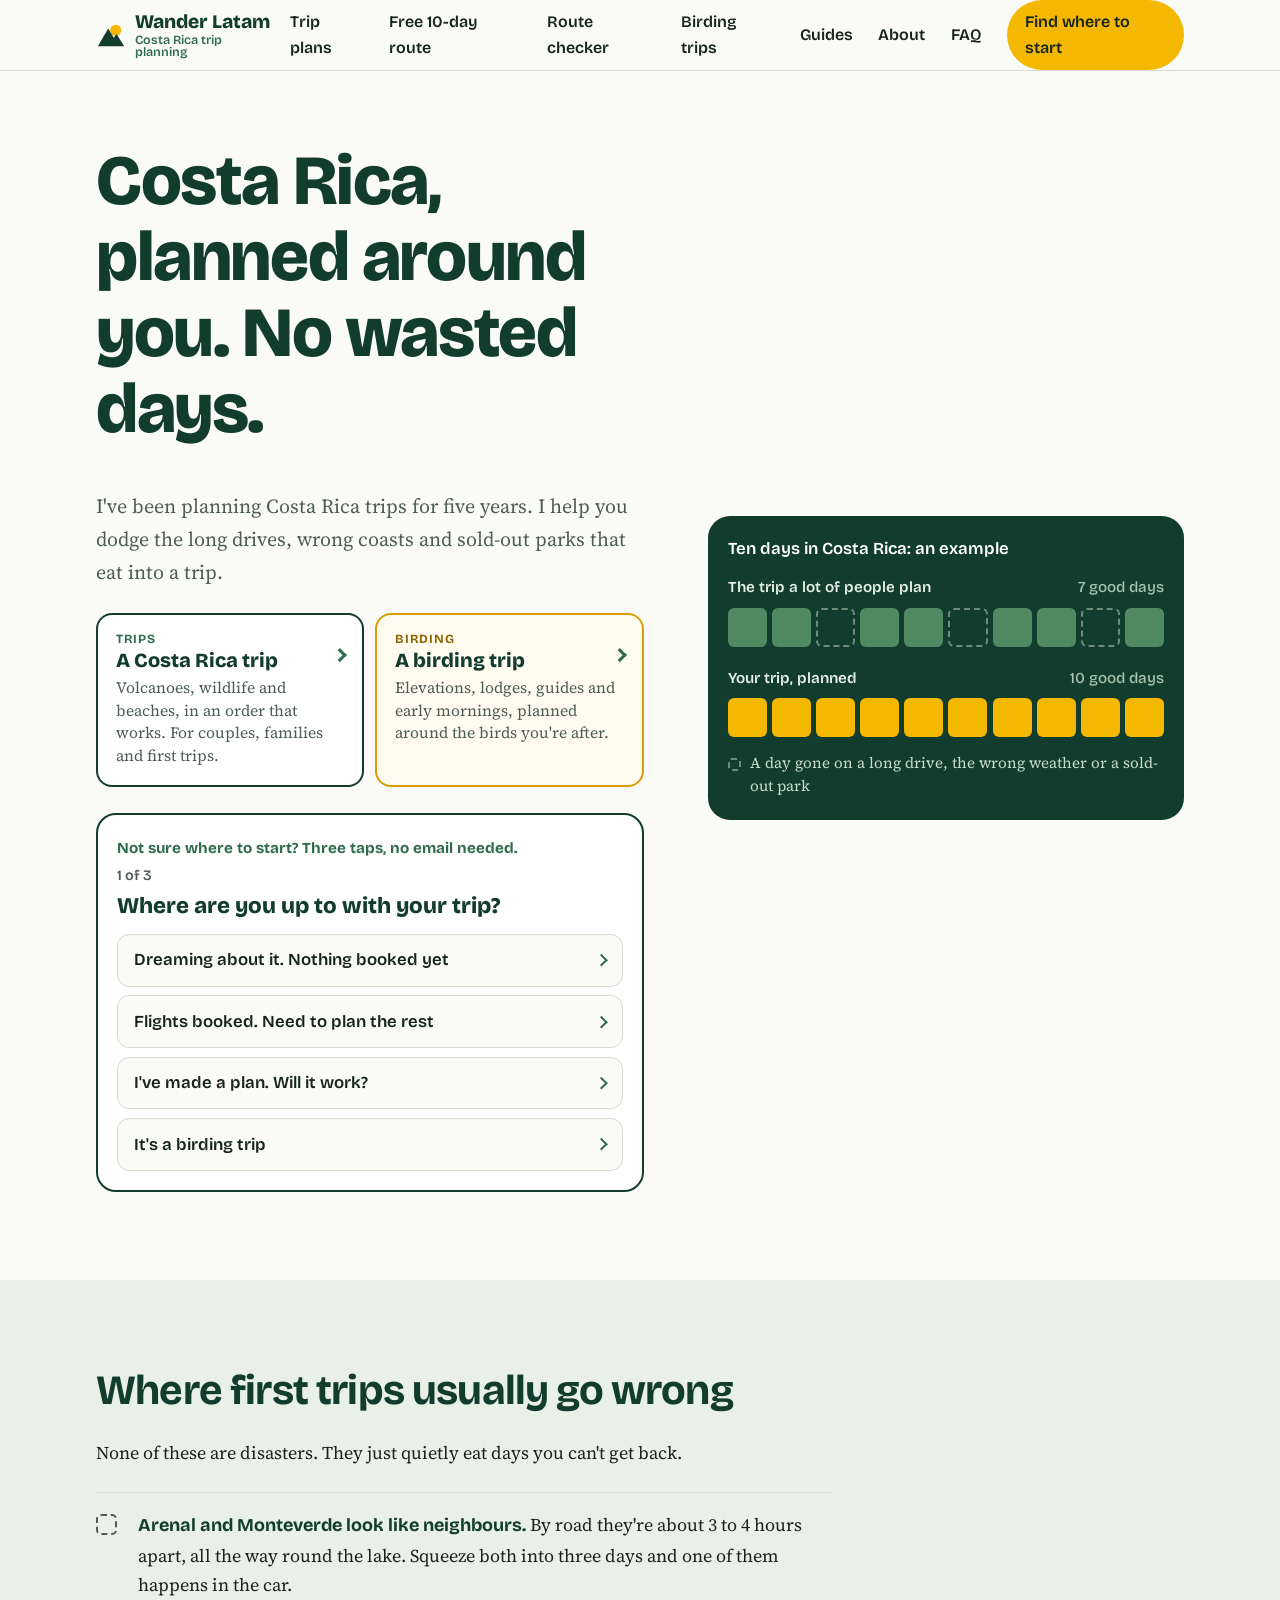
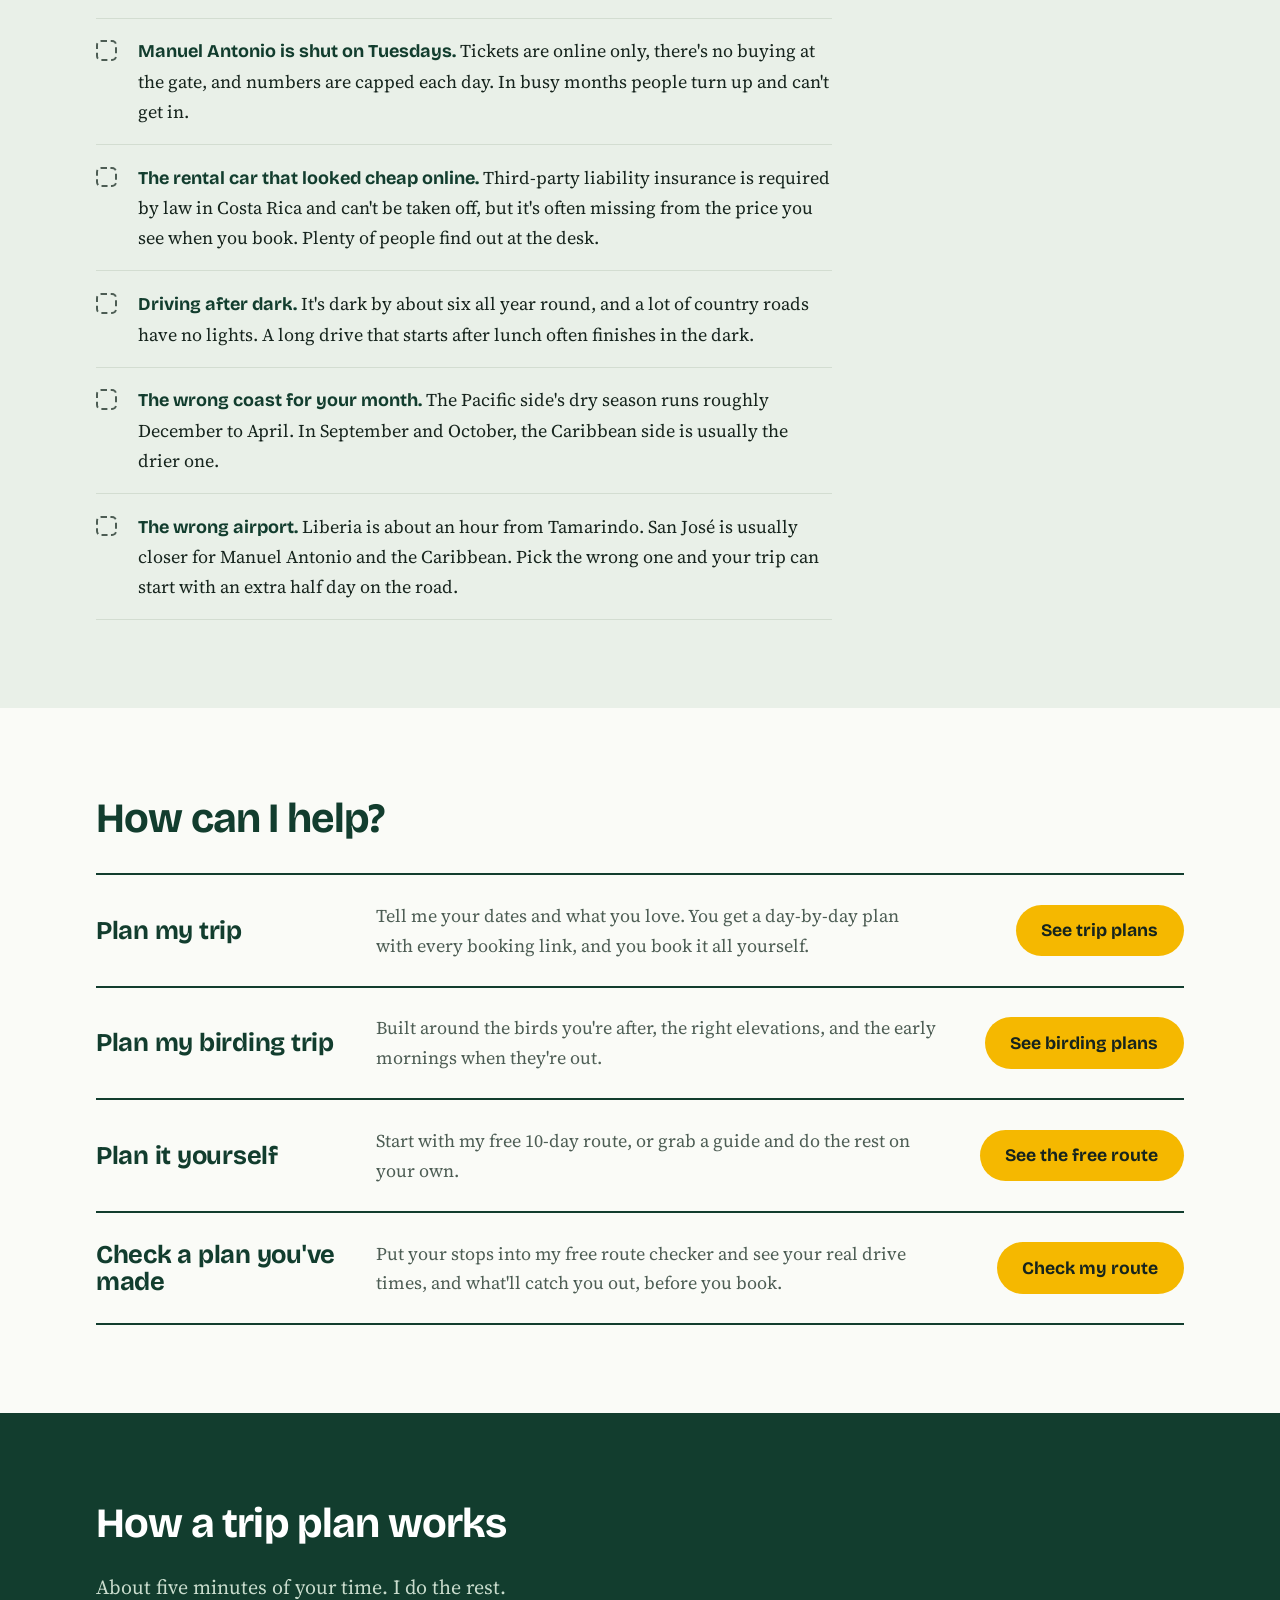
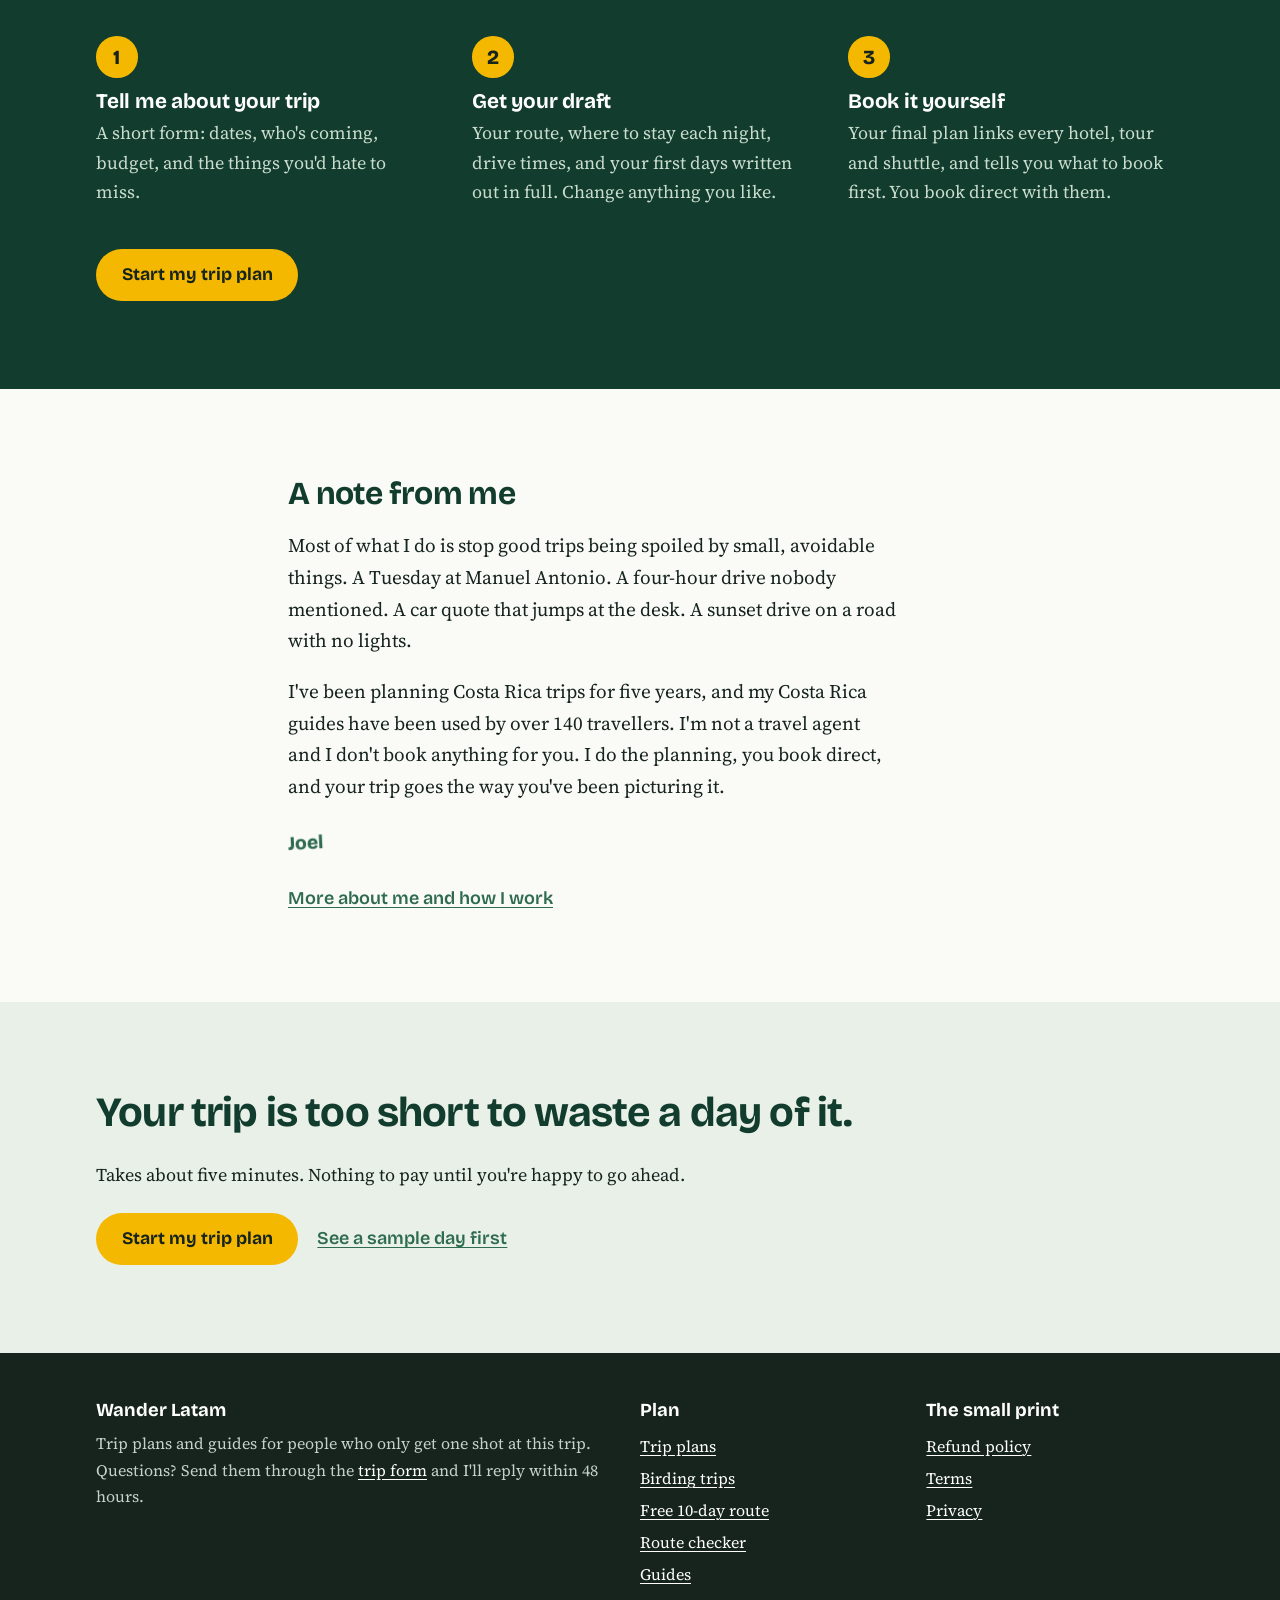
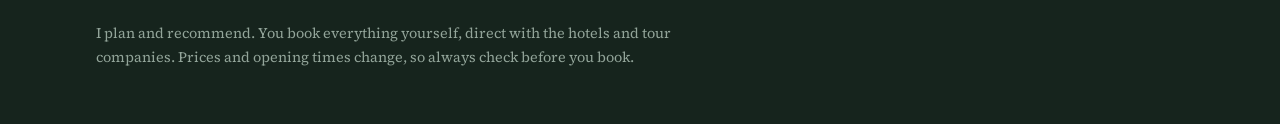
<file: index.html>
<!doctype html>
<html lang="en">
<head>
<meta charset="utf-8">
<meta name="viewport" content="width=device-width, initial-scale=1">
<title>Wander Latam | Costa Rica trip plans built around you</title>
<meta name="description" content="Five years of planning Costa Rica trips. A day-by-day plan with every booking link, real drive times and the parks to book ahead. You book direct.">
<meta property="og:title" content="Wander Latam | Costa Rica trip plans built around you">
<meta property="og:description" content="Five years of planning Costa Rica trips. A day-by-day plan with every booking link, real drive times and the parks to book ahead. You book direct.">
<meta name="theme-color" content="#123d2e">
<link rel="preconnect" href="https://fonts.gstatic.com" crossorigin>
<link href="https://fonts.googleapis.com/css2?family=Bricolage+Grotesque:opsz,wght@12..96,500..800&family=Source+Serif+4:opsz,wght@8..60,400;8..60,600&display=swap" rel="stylesheet">
<link rel="stylesheet" href="assets/style.css">
<script src="assets/app.js" defer></script>
<script src="assets/tools.js" defer></script>
</head>
<body>
<div id="site-head"></div>
<main id="main">

<section class="hero">
  <div class="wrap hero-grid">
    <div>
      <h1>Costa Rica, planned around you. No wasted days.</h1>
      <p class="lead">I've been planning Costa Rica trips for five years. I help you dodge the long drives, wrong coasts and sold-out parks that eat into a trip.</p>
      <div class="paths">
        <a class="path" href="plan.html"><span class="path-tag">Trips</span><b>A Costa Rica trip</b><span>Volcanoes, wildlife and beaches, in an order that works. For couples, families and first trips.</span></a>
        <a class="path path-bird" href="birding.html"><span class="path-tag">Birding</span><b>A birding trip</b><span>Elevations, lodges, guides and early mornings, planned around the birds you're after.</span></a>
      </div>
      <div class="chooser" id="chooser" aria-live="polite">
        <p class="chooser-kicker">Not sure where to start? Three taps, no email needed.</p>
        <div data-chooser-body>
          <div class="opts">
            <a class="opt" href="route.html">Dreaming about it. Nothing booked yet</a>
            <a class="opt" href="plan.html#form">Flights booked. Need to plan the rest</a>
            <a class="opt" href="check.html">I've made a plan. Will it work?</a>
            <a class="opt" href="birding.html#form">It's a birding trip</a>
          </div>
        </div>
      </div>
    </div>
    <div class="days" role="img" aria-label="Ten days in Costa Rica. The trip a lot of people plan loses about three days. A planned trip uses all ten.">
      <h2>Ten days in Costa Rica: an example</h2>
      <div class="days-row">
        <div class="days-label"><span>The trip a lot of people plan</span><span>7 good days</span></div>
        <ul class="day-tiles"><li></li><li></li><li class="lost"></li><li></li><li></li><li class="lost"></li><li></li><li></li><li class="lost"></li><li></li></ul>
      </div>
      <div class="days-row yours">
        <div class="days-label"><span>Your trip, planned</span><span>10 good days</span></div>
        <ul class="day-tiles"><li class="good" style="--i:0"></li><li class="good" style="--i:1"></li><li class="good" style="--i:2"></li><li class="good" style="--i:3"></li><li class="good" style="--i:4"></li><li class="good" style="--i:5"></li><li class="good" style="--i:6"></li><li class="good" style="--i:7"></li><li class="good" style="--i:8"></li><li class="good" style="--i:9"></li></ul>
      </div>
      <ul class="days-key"><li>A day gone on a long drive, the wrong weather or a sold-out park</li></ul>
    </div>
  </div>
</section>

<section class="band-mist">
  <div class="wrap">
    <h2>Where first trips usually go wrong</h2>
    <p>None of these are disasters. They just quietly eat days you can't get back.</p>
    <ul class="losses">
      <li><strong>Arenal and Monteverde look like neighbours.</strong> By road they're about 3 to 4 hours apart, all the way round the lake. Squeeze both into three days and one of them happens in the car.</li>
      <li><strong>Manuel Antonio is shut on Tuesdays.</strong> Tickets are online only, there's no buying at the gate, and numbers are capped each day. In busy months people turn up and can't get in.</li>
      <li><strong>The rental car that looked cheap online.</strong> Third-party liability insurance is required by law in Costa Rica and can't be taken off, but it's often missing from the price you see when you book. Plenty of people find out at the desk.</li>
      <li><strong>Driving after dark.</strong> It's dark by about six all year round, and a lot of country roads have no lights. A long drive that starts after lunch often finishes in the dark.</li>
      <li><strong>The wrong coast for your month.</strong> The Pacific side's dry season runs roughly December to April. In September and October, the Caribbean side is usually the drier one.</li>
      <li><strong>The wrong airport.</strong> Liberia is about an hour from Tamarindo. San José is usually closer for Manuel Antonio and the Caribbean. Pick the wrong one and your trip can start with an extra half day on the road.</li>
    </ul>
  </div>
</section>

<section>
  <div class="wrap">
    <h2>How can I help?</h2>
    <ul class="doors">
      <li class="door">
        <h3>Plan my trip</h3>
        <p>Tell me your dates and what you love. You get a day-by-day plan with every booking link, and you book it all yourself.</p>
        <a class="btn" href="plan.html">See trip plans</a>
      </li>
      <li class="door">
        <h3>Plan my birding trip</h3>
        <p>Built around the birds you're after, the right elevations, and the early mornings when they're out.</p>
        <a class="btn" href="birding.html">See birding plans</a>
      </li>
      <li class="door">
        <h3>Plan it yourself</h3>
        <p>Start with my free 10-day route, or grab a guide and do the rest on your own.</p>
        <a class="btn" href="route.html">See the free route</a>
      </li>
      <li class="door">
        <h3>Check a plan you've made</h3>
        <p>Put your stops into my free route checker and see your real drive times, and what'll catch you out, before you book.</p>
        <a class="btn" href="check.html">Check my route</a>
      </li>
    </ul>
  </div>
</section>

<section class="band-canopy">
  <div class="wrap">
    <h2>How a trip plan works</h2>
    <p class="lead">About five minutes of your time. I do the rest.</p>
    <ol class="steps">
      <li><h3>Tell me about your trip</h3><p>A short form: dates, who's coming, budget, and the things you'd hate to miss.</p></li>
      <li><h3>Get your draft</h3><p>Your route, where to stay each night, drive times, and your first days written out in full. Change anything you like.</p></li>
      <li><h3>Book it yourself</h3><p>Your final plan links every hotel, tour and shuttle, and tells you what to book first. You book direct with them.</p></li>
    </ol>
    <div class="btn-row"><a class="btn" href="plan.html#form">Start my trip plan</a></div>
  </div>
</section>

<section>
  <div class="narrow note">
    <h2>A note from me</h2>
    <p>Most of what I do is stop good trips being spoiled by small, avoidable things. A Tuesday at Manuel Antonio. A four-hour drive nobody mentioned. A car quote that jumps at the desk. A sunset drive on a road with no lights.</p>
    <p>I've been planning Costa Rica trips for five years, and my Costa Rica guides have been used by over 140 travellers. I'm not a travel agent and I don't book anything for you. I do the planning, you book direct, and your trip goes the way you've been picturing it.</p>
    <p class="sign">Joel</p>
    <div class="btn-row"><a class="quiet-link" href="about.html">More about me and how I work</a></div>
  </div>
</section>

<section class="band-mist">
  <div class="wrap">
    <h2>Your trip is too short to waste a day of it.</h2>
    <p>Takes about five minutes. Nothing to pay until you're happy to go ahead.</p>
    <div class="btn-row"><a class="btn" href="plan.html#form">Start my trip plan</a><a class="quiet-link" href="plan.html#sample">See a sample day first</a></div>
  </div>
</section>
</main>
<div id="site-foot" data-cta="#chooser" data-cta-label="Find where to start"></div>
</body>
</html>
</file>
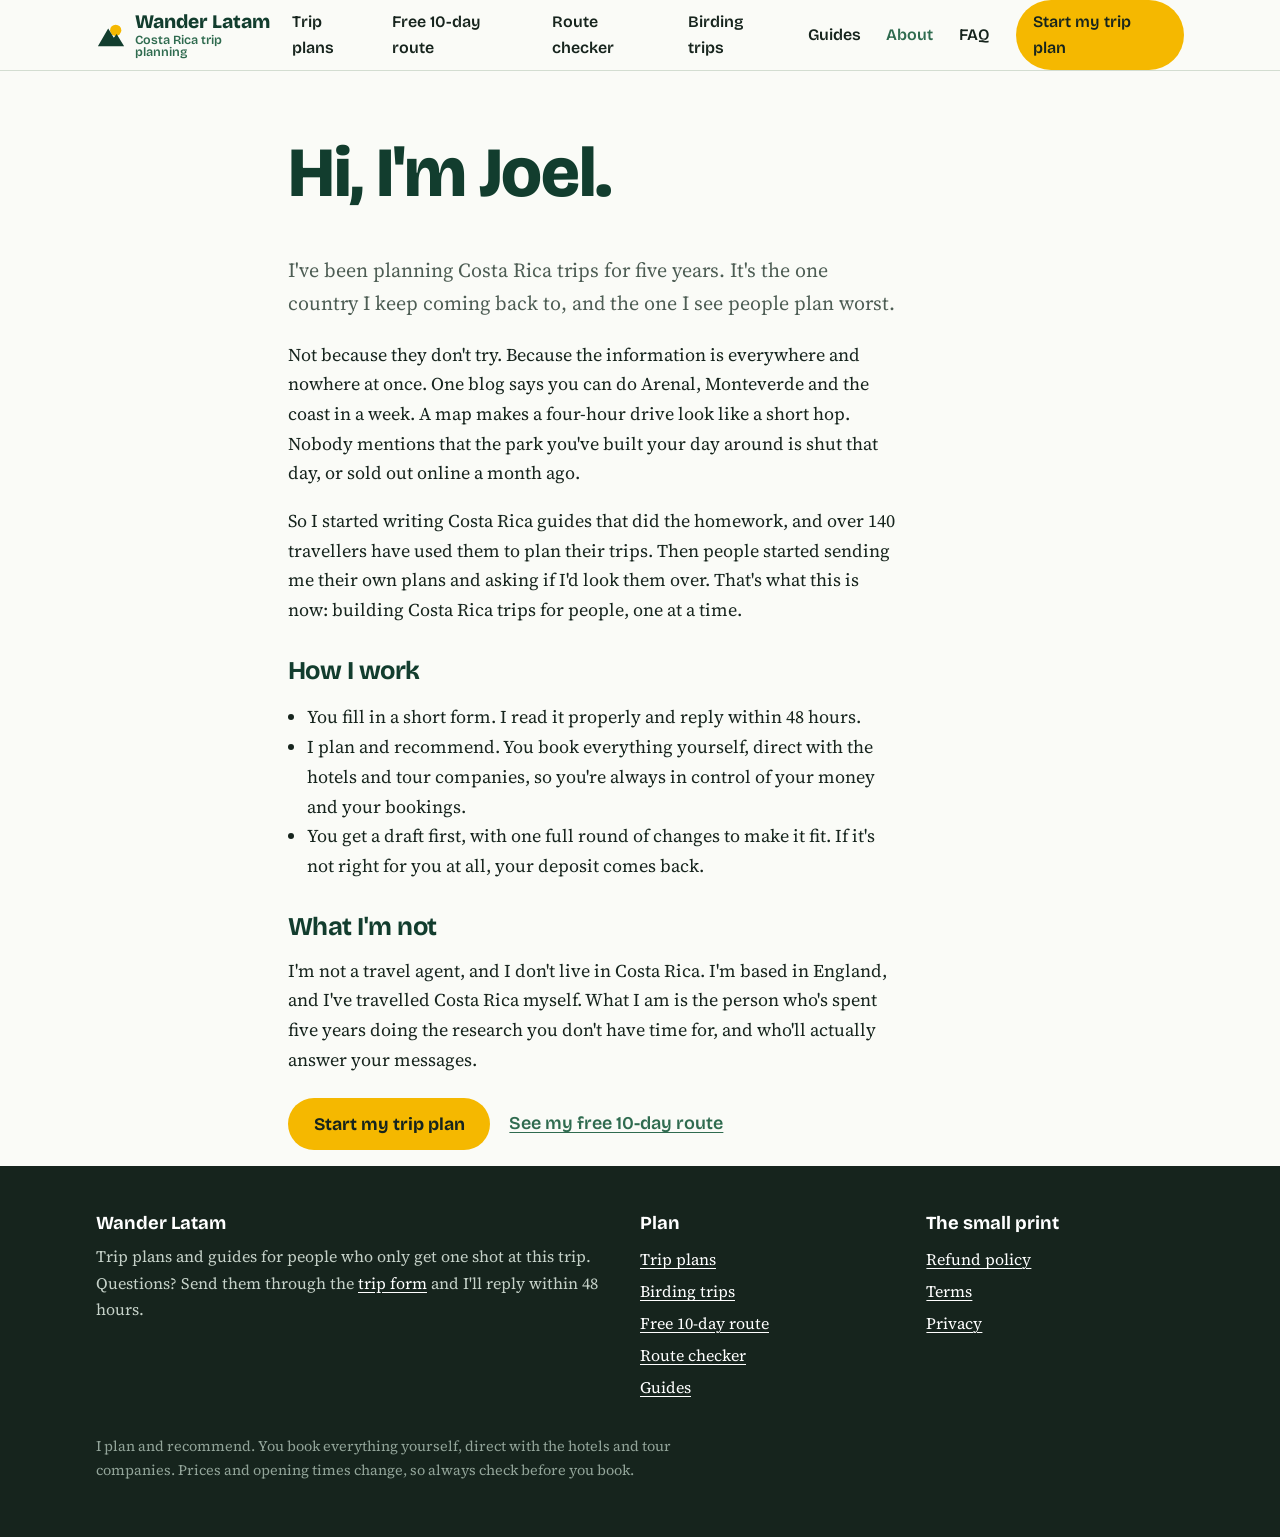
<file: about.html>
<!doctype html>
<html lang="en">
<head>
<meta charset="utf-8">
<meta name="viewport" content="width=device-width, initial-scale=1">
<title>About Joel | Wander Latam</title>
<meta name="description" content="Who plans your trip, how I work, and why you book everything direct.">
<meta property="og:title" content="About Joel | Wander Latam">
<meta property="og:description" content="Who plans your trip, how I work, and why you book everything direct.">
<meta name="theme-color" content="#123d2e">
<link rel="preconnect" href="https://fonts.gstatic.com" crossorigin>
<link href="https://fonts.googleapis.com/css2?family=Bricolage+Grotesque:opsz,wght@12..96,500..800&family=Source+Serif+4:opsz,wght@8..60,400;8..60,600&display=swap" rel="stylesheet">
<link rel="stylesheet" href="assets/style.css">
<script src="assets/app.js" defer></script>

</head>
<body>
<div id="site-head"></div>
<main id="main">

<section class="page-head">
  <div class="narrow prose">
    <h1>Hi, I'm Joel.</h1>
    <p class="lead">I've been planning Costa Rica trips for five years. It's the one country I keep coming back to, and the one I see people plan worst.</p>
    <p>Not because they don't try. Because the information is everywhere and nowhere at once. One blog says you can do Arenal, Monteverde and the coast in a week. A map makes a four-hour drive look like a short hop. Nobody mentions that the park you've built your day around is shut that day, or sold out online a month ago.</p>
    <p>So I started writing Costa Rica guides that did the homework, and over 140 travellers have used them to plan their trips. Then people started sending me their own plans and asking if I'd look them over. That's what this is now: building Costa Rica trips for people, one at a time.</p>
    <h2>How I work</h2>
    <ul>
      <li>You fill in a short form. I read it properly and reply within 48 hours.</li>
      <li>I plan and recommend. You book everything yourself, direct with the hotels and tour companies, so you're always in control of your money and your bookings.</li>
      <li>You get a draft first, with one full round of changes to make it fit. If it's not right for you at all, your deposit comes back.</li>
    </ul>
    <h2>What I'm not</h2>
    <p>I'm not a travel agent, and I don't live in Costa Rica. I'm based in England, and I've travelled Costa Rica myself. What I am is the person who's spent five years doing the research you don't have time for, and who'll actually answer your messages.</p>
    <div class="btn-row"><a class="btn" href="plan.html#form">Start my trip plan</a><a class="quiet-link" href="route.html">See my free 10-day route</a></div>
  </div>
</section>
</main>
<div id="site-foot"></div>
</body>
</html>
</file>
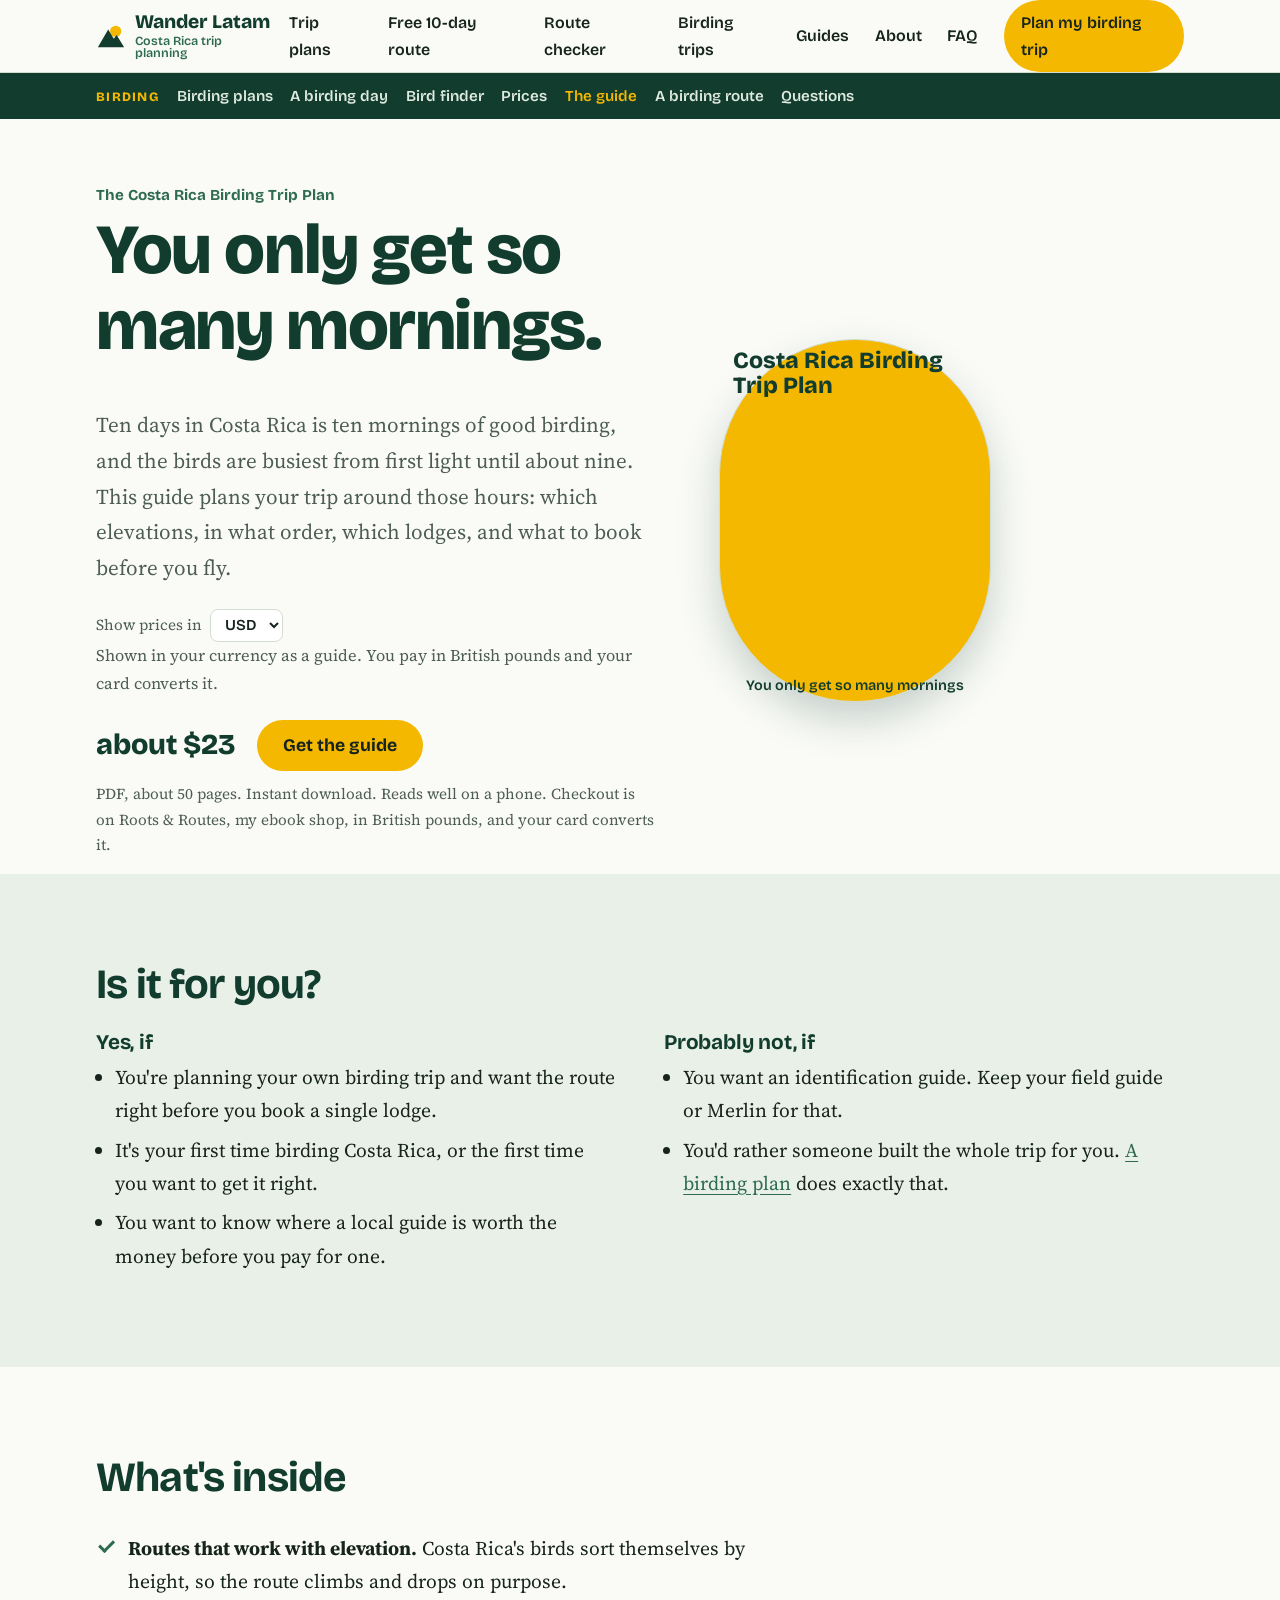
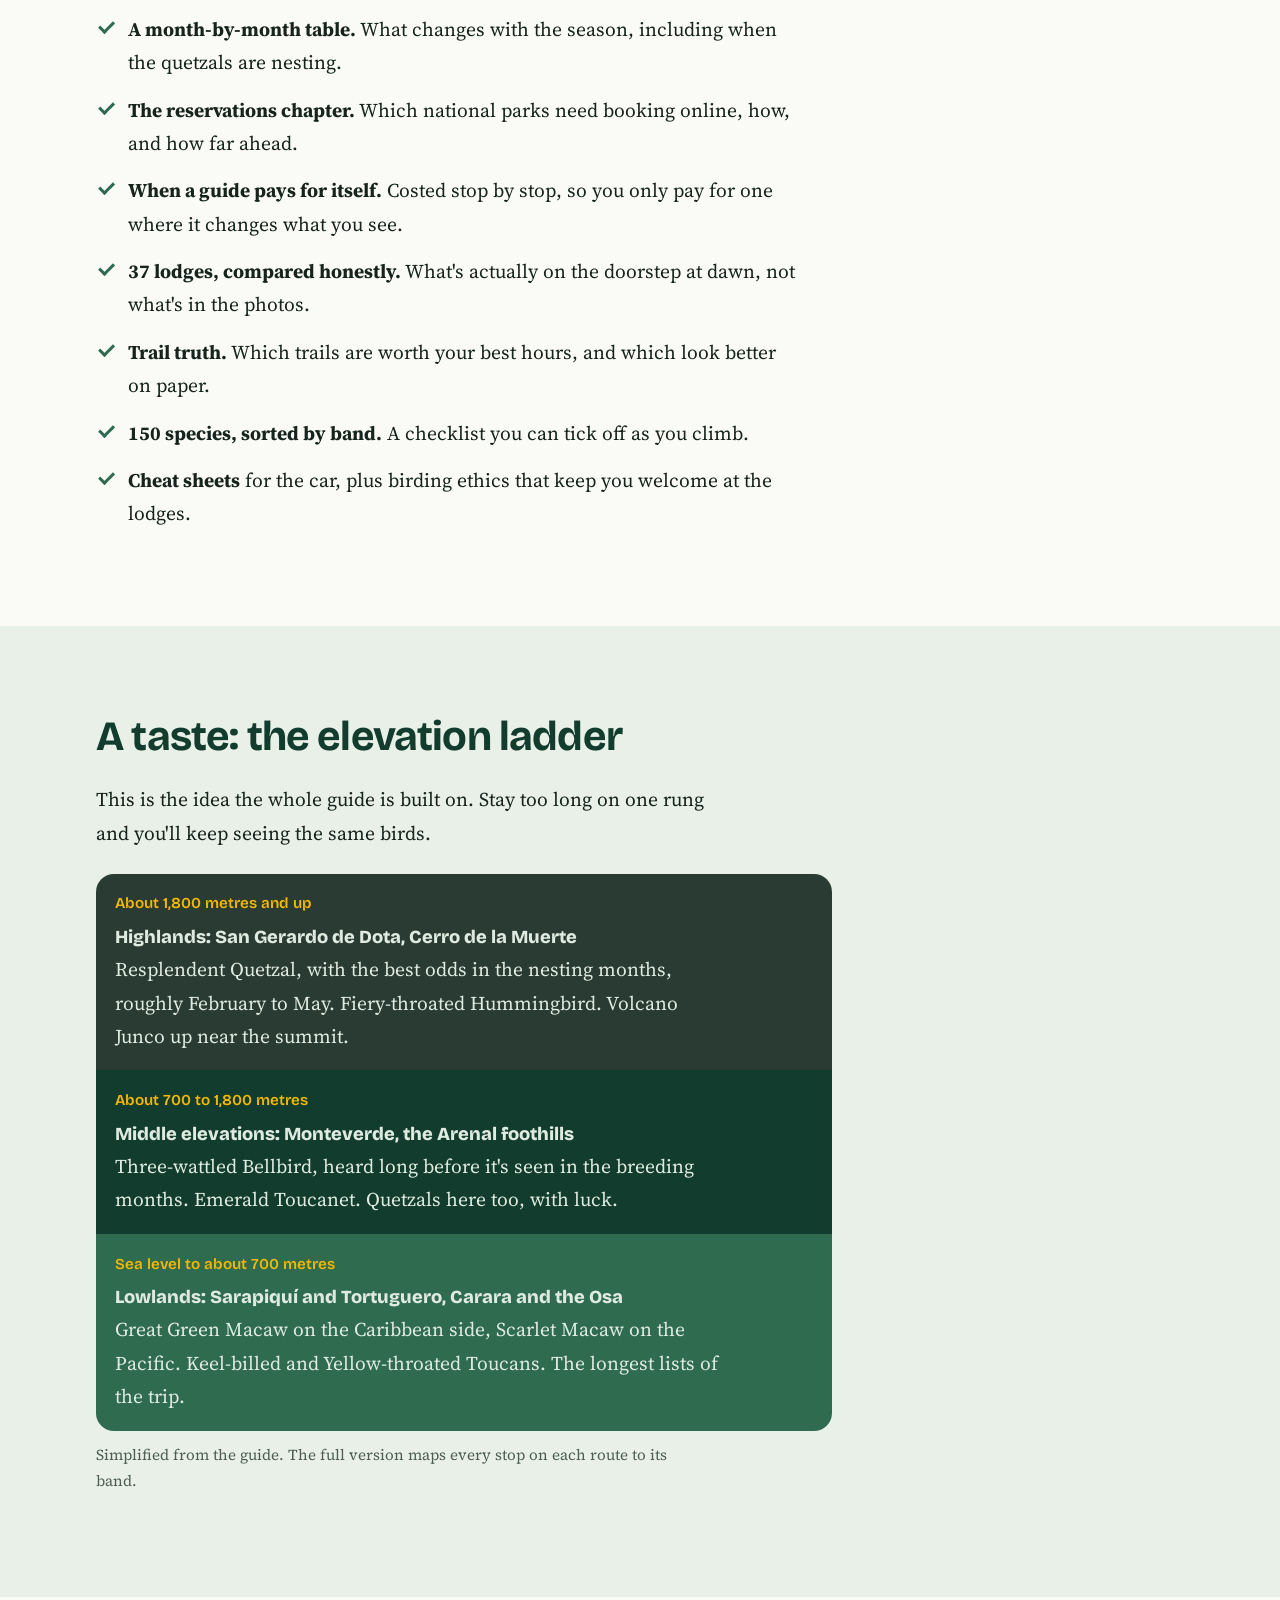
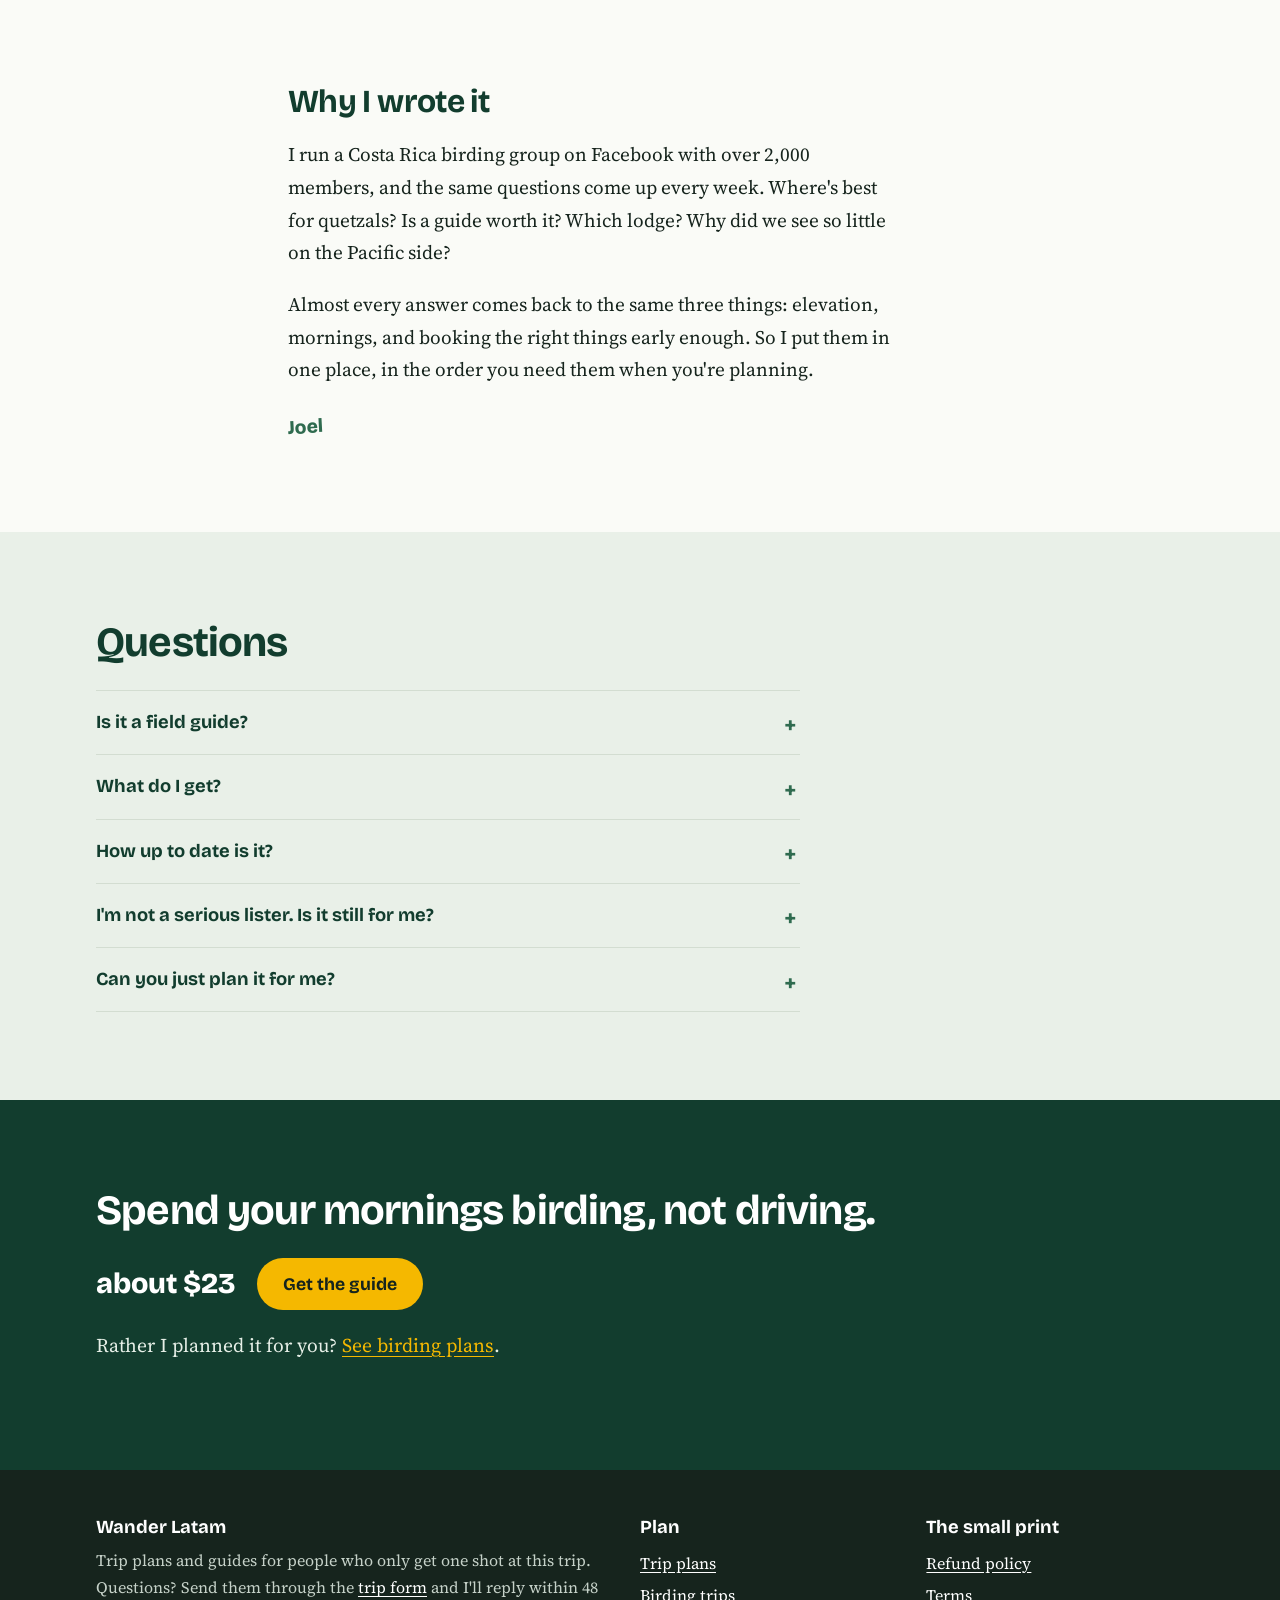
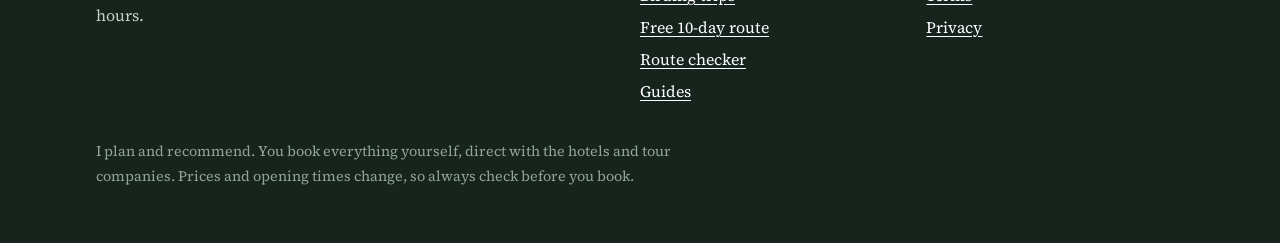
<file: birding-guide.html>
<!doctype html>
<html lang="en">
<head>
<meta charset="utf-8">
<meta name="viewport" content="width=device-width, initial-scale=1">
<title>Costa Rica Birding Trip Plan: You Only Get So Many Mornings | Wander Latam</title>
<meta name="description" content="The planning guide for a Costa Rica birding trip: routes by elevation, reservations, when a guide pays for itself, lodges compared, and 150 species by band.">
<meta property="og:title" content="Costa Rica Birding Trip Plan: You Only Get So Many Mornings | Wander Latam">
<meta property="og:description" content="The planning guide for a Costa Rica birding trip: routes by elevation, reservations, when a guide pays for itself, lodges compared, and 150 species by band.">
<meta name="theme-color" content="#123d2e">
<link rel="preconnect" href="https://fonts.gstatic.com" crossorigin>
<link href="https://fonts.googleapis.com/css2?family=Bricolage+Grotesque:opsz,wght@12..96,500..800&family=Source+Serif+4:opsz,wght@8..60,400;8..60,600&display=swap" rel="stylesheet">
<link rel="stylesheet" href="assets/style.css">
<script src="assets/app.js" defer></script>

</head>
<body class="birding">
<div id="site-head"></div>
<main id="main">
<nav class="subnav" aria-label="Birding"><div class="wrap"><span class="subnav-label">Birding</span><a href="birding.html">Birding plans</a><a href="birding.html#day">A birding day</a><a href="birds.html">Bird finder</a><a href="birding.html#prices">Prices</a><a href="birding-guide.html" aria-current="page">The guide</a><a href="check.html?r=SJO-SAR3-FOR2-MON3-JAC2-SGD3-SJO&amp;for=birding">A birding route</a><a href="birding.html#faq">Questions</a></div></nav>

<section class="page-head">
  <div class="wrap guide-hero">
    <div>
      <p class="chooser-kicker">The Costa Rica Birding Trip Plan</p>
      <h1>You only get so many mornings.</h1>
      <p class="lead">Ten days in Costa Rica is ten mornings of good birding, and the birds are busiest from first light until about nine. This guide plans your trip around those hours: which elevations, in what order, which lodges, and what to book before you fly.</p>
      <label class="currency-pick">Show prices in <select data-currency aria-label="Currency"><option value="USD">USD</option><option value="CAD">CAD</option><option value="GBP">GBP</option><option value="EUR">EUR</option><option value="AUD">AUD</option></select></label><p class="price-note" data-currency-note="GBP" hidden>Shown in your currency as a guide. You pay in British pounds and your card converts it.</p>
      <div class="buy-box"><span class="price-big" data-gbp="16.99">£16.99</span><a class="btn" href="https://rootsand-routes.com/products/costa-rica-birding-trip-plan">Get the guide</a></div>
      <p class="buy-meta">PDF, about 50 pages. Instant download. Reads well on a phone. Checkout is on Roots &amp; Routes, my ebook shop, in British pounds, and your card converts it.</p>
    </div>
    <div class="cover bird" aria-hidden="true"><b>Costa Rica Birding Trip Plan</b><span>You only get so many mornings</span></div>
  </div>
</section>

<section class="band-mist">
  <div class="wrap">
    <h2>Is it for you?</h2>
    <div class="fit">
      <div>
        <h3>Yes, if</h3>
        <ul>
          <li>You're planning your own birding trip and want the route right before you book a single lodge.</li>
          <li>It's your first time birding Costa Rica, or the first time you want to get it right.</li>
          <li>You want to know where a local guide is worth the money before you pay for one.</li>
        </ul>
      </div>
      <div>
        <h3>Probably not, if</h3>
        <ul>
          <li>You want an identification guide. Keep your field guide or Merlin for that.</li>
          <li>You'd rather someone built the whole trip for you. <a href="birding.html">A birding plan</a> does exactly that.</li>
        </ul>
      </div>
    </div>
  </div>
</section>

<section>
  <div class="wrap">
    <h2>What's inside</h2>
    <ul class="ticks">
      <li><b>Routes that work with elevation.</b> Costa Rica's birds sort themselves by height, so the route climbs and drops on purpose.</li>
      <li><b>A month-by-month table.</b> What changes with the season, including when the quetzals are nesting.</li>
      <li><b>The reservations chapter.</b> Which national parks need booking online, how, and how far ahead.</li>
      <li><b>When a guide pays for itself.</b> Costed stop by stop, so you only pay for one where it changes what you see.</li>
      <li><b>37 lodges, compared honestly.</b> What's actually on the doorstep at dawn, not what's in the photos.</li>
      <li><b>Trail truth.</b> Which trails are worth your best hours, and which look better on paper.</li>
      <li><b>150 species, sorted by band.</b> A checklist you can tick off as you climb.</li>
      <li><b>Cheat sheets</b> for the car, plus birding ethics that keep you welcome at the lodges.</li>
    </ul>
  </div>
</section>

<section class="band-mist">
  <div class="wrap">
    <h2>A taste: the elevation ladder</h2>
    <p>This is the idea the whole guide is built on. Stay too long on one rung and you'll keep seeing the same birds.</p>
    <ol class="ladder">
      <li><p class="alt">About 1,800 metres and up</p><p class="band">Highlands: San Gerardo de Dota, Cerro de la Muerte</p><p>Resplendent Quetzal, with the best odds in the nesting months, roughly February to May. Fiery-throated Hummingbird. Volcano Junco up near the summit.</p></li>
      <li><p class="alt">About 700 to 1,800 metres</p><p class="band">Middle elevations: Monteverde, the Arenal foothills</p><p>Three-wattled Bellbird, heard long before it's seen in the breeding months. Emerald Toucanet. Quetzals here too, with luck.</p></li>
      <li><p class="alt">Sea level to about 700 metres</p><p class="band">Lowlands: Sarapiquí and Tortuguero, Carara and the Osa</p><p>Great Green Macaw on the Caribbean side, Scarlet Macaw on the Pacific. Keel-billed and Yellow-throated Toucans. The longest lists of the trip.</p></li>
    </ol>
    <p class="from-guide">Simplified from the guide. The full version maps every stop on each route to its band.</p>
  </div>
</section>

<section>
  <div class="narrow note">
    <h2>Why I wrote it</h2>
    <p>I run a Costa Rica birding group on Facebook with over 2,000 members, and the same questions come up every week. Where's best for quetzals? Is a guide worth it? Which lodge? Why did we see so little on the Pacific side?</p>
    <p>Almost every answer comes back to the same three things: elevation, mornings, and booking the right things early enough. So I put them in one place, in the order you need them when you're planning.</p>
    <p class="sign">Joel</p>
  </div>
</section>

<section class="band-mist">
  <div class="wrap faq">
    <h2>Questions</h2>
    <details><summary>Is it a field guide?</summary><p>No. Bring your field guide or Merlin for identification. This is the planning half: where to go, in what order, where to stay, when to bring in a guide, and what to book before you fly.</p></details><details><summary>What do I get?</summary><p>A PDF of about 50 pages that reads well on a phone and prints well too. It downloads straight after you pay.</p></details><details><summary>How up to date is it?</summary><p>The lodges were checked in September 2026. Prices and opening hours change, so the guide tells you what to double-check before you book.</p></details><details><summary>I'm not a serious lister. Is it still for me?</summary><p>Yes. If you'd like to see a quetzal, a toucan and a macaw on one trip without wasting your mornings, it's written for you as much as for the people with a target list of 200.</p></details><details><summary>Can you just plan it for me?</summary><p>Yes. <a href='birding.html#form'>A birding plan</a> is the same thinking, built around your dates, your target birds and your budget. If you buy the guide first and then decide you'd rather I planned it, mention it in the form and I'll take the guide price off your plan.</p></details>
  </div>
</section>

<section class="band-canopy">
  <div class="wrap">
    <h2>Spend your mornings birding, not driving.</h2>
    <div class="buy-box"><span class="price-big" style="color:#fff" data-gbp="16.99">£16.99</span><a class="btn" href="https://rootsand-routes.com/products/costa-rica-birding-trip-plan">Get the guide</a></div>
    <p style="margin-top:1.2rem">Rather I planned it for you? <a href="birding.html">See birding plans</a>.</p>
  </div>
</section>
</main>
<div id="site-foot" data-cta="birding.html#form" data-cta-label="Plan my birding trip"></div>
</body>
</html>
</file>
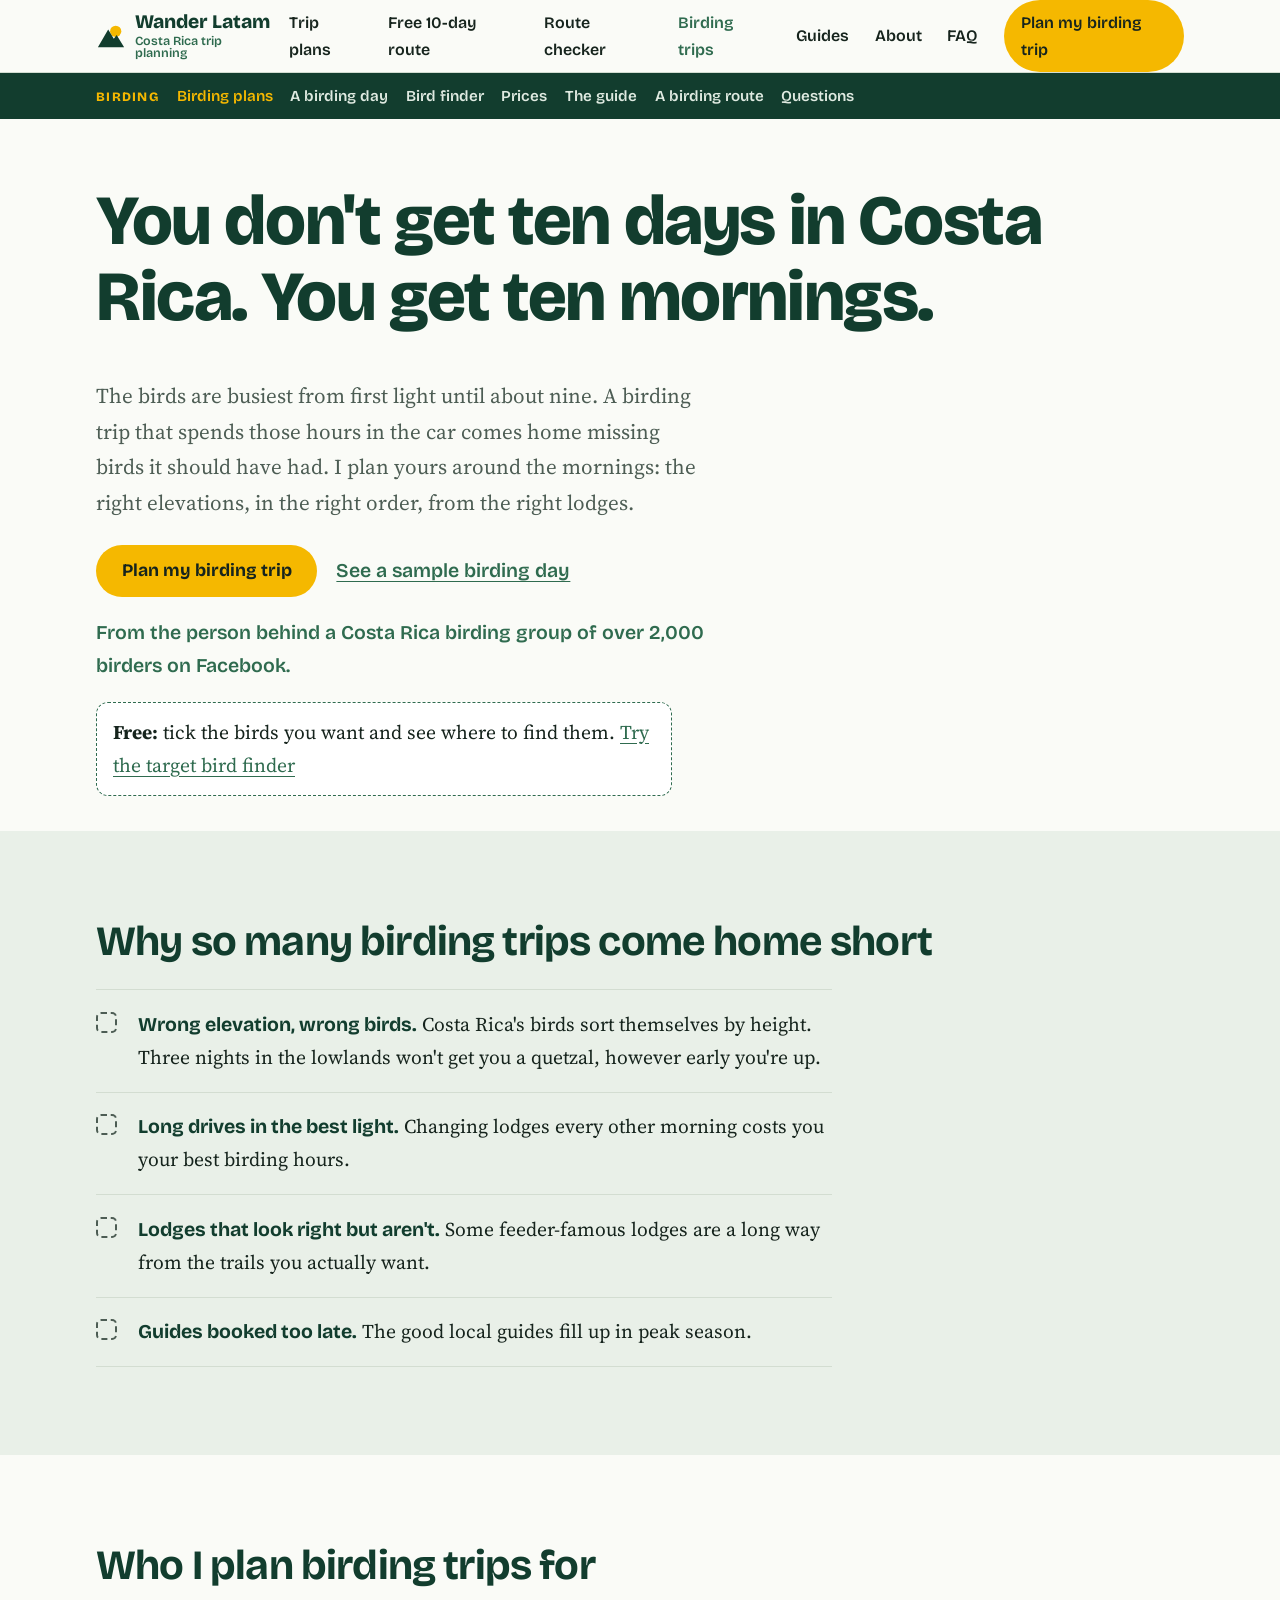
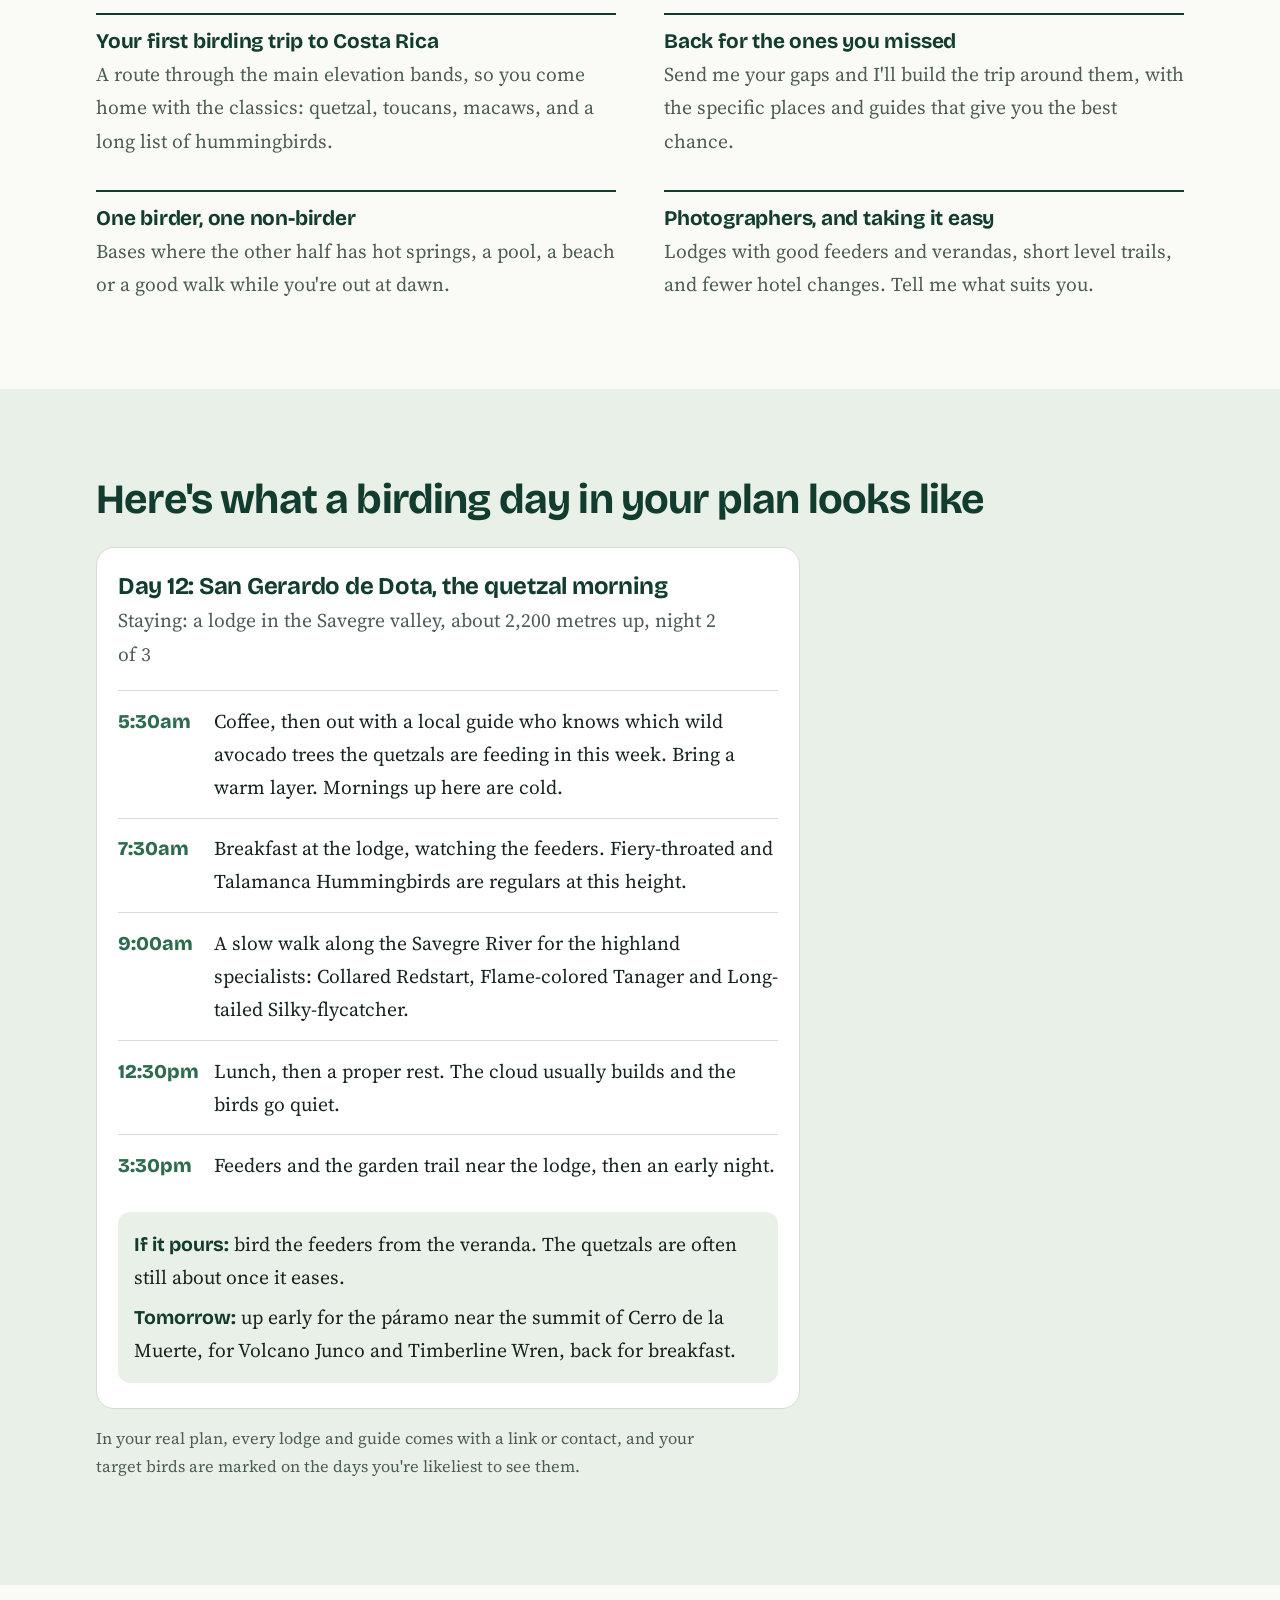
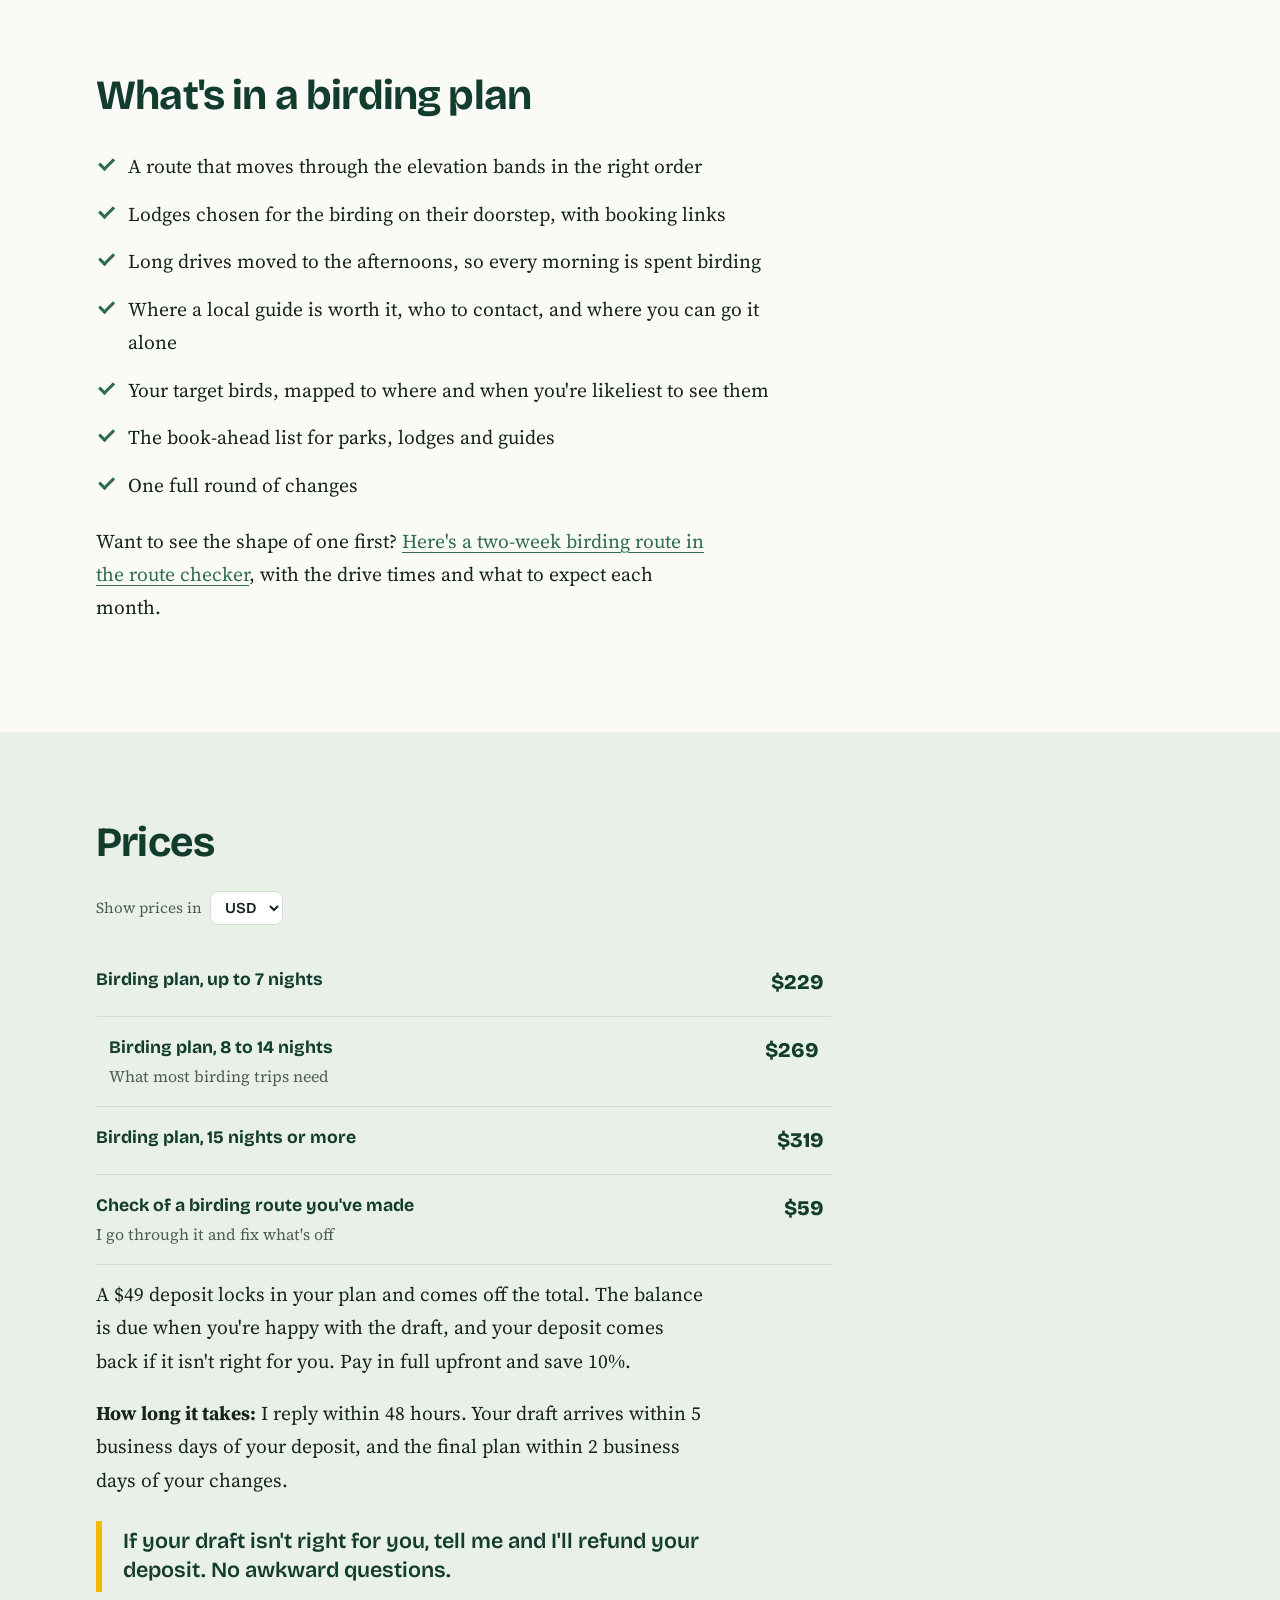
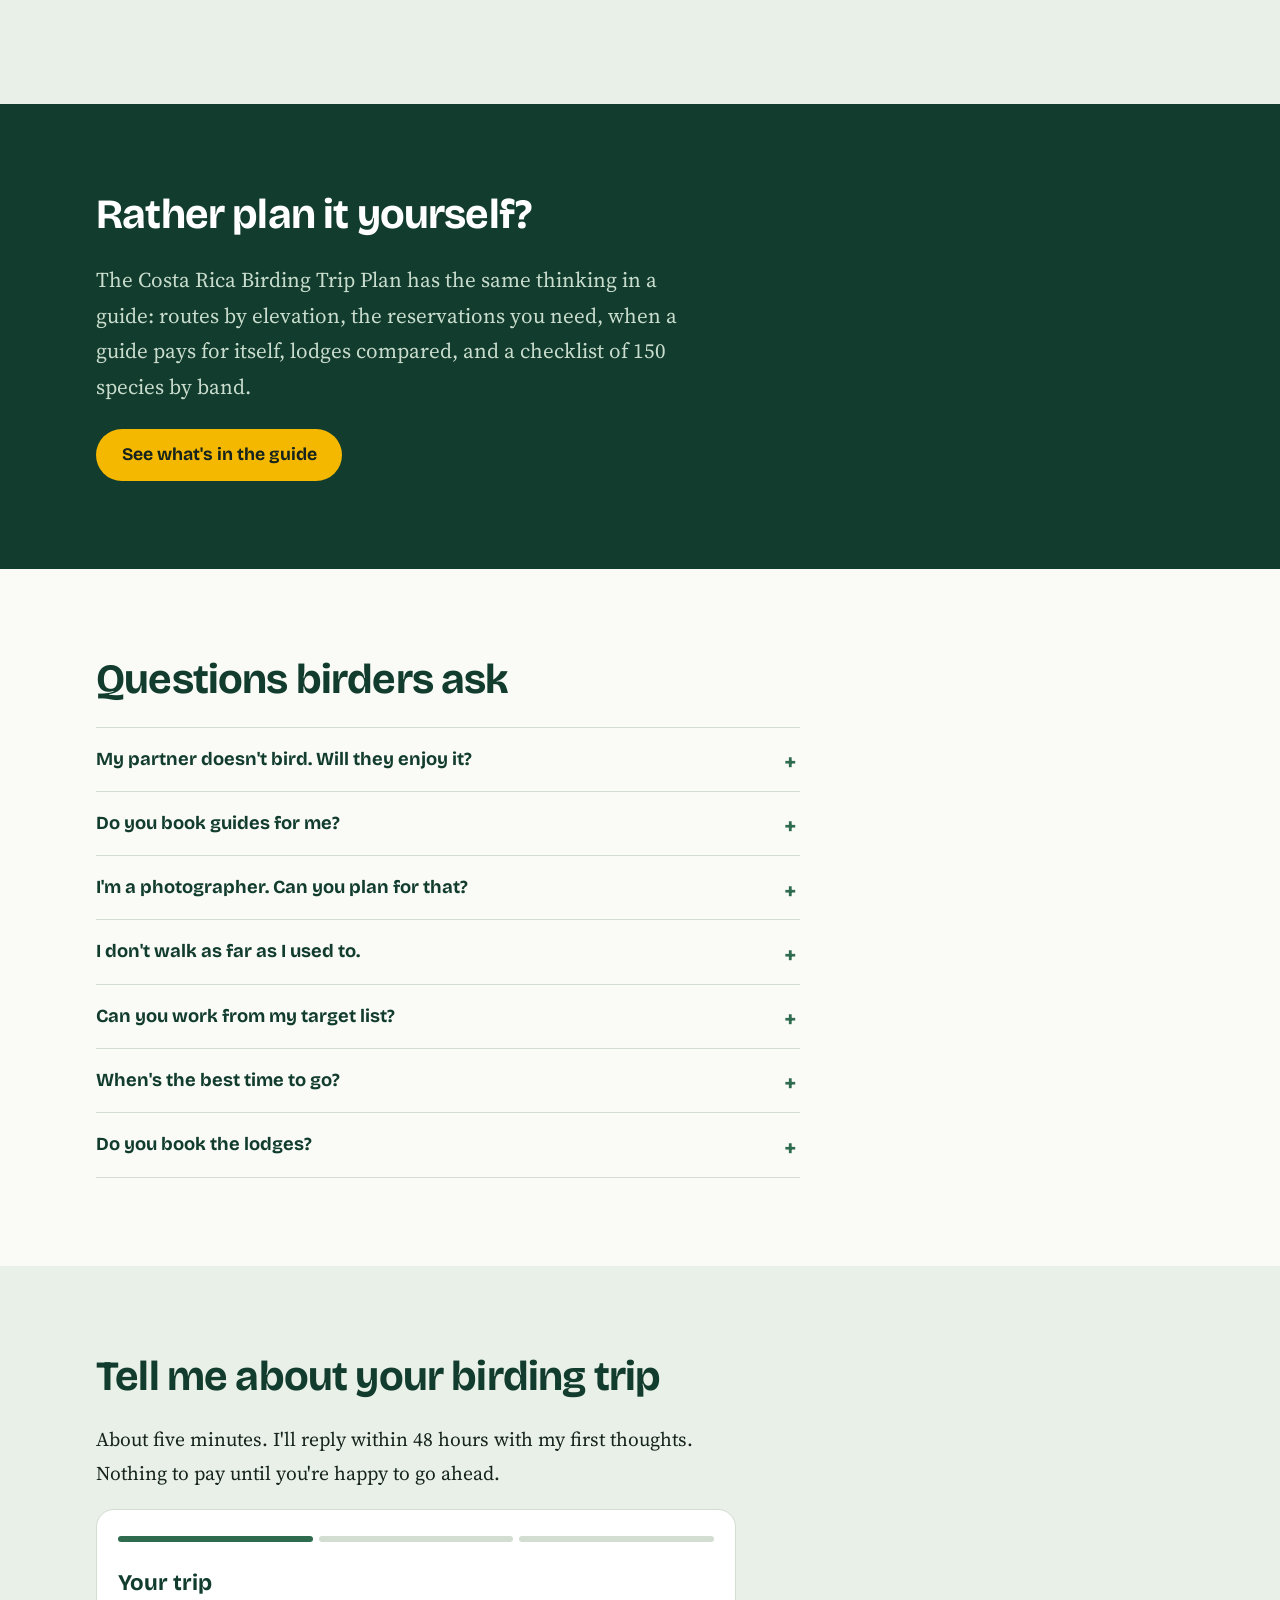
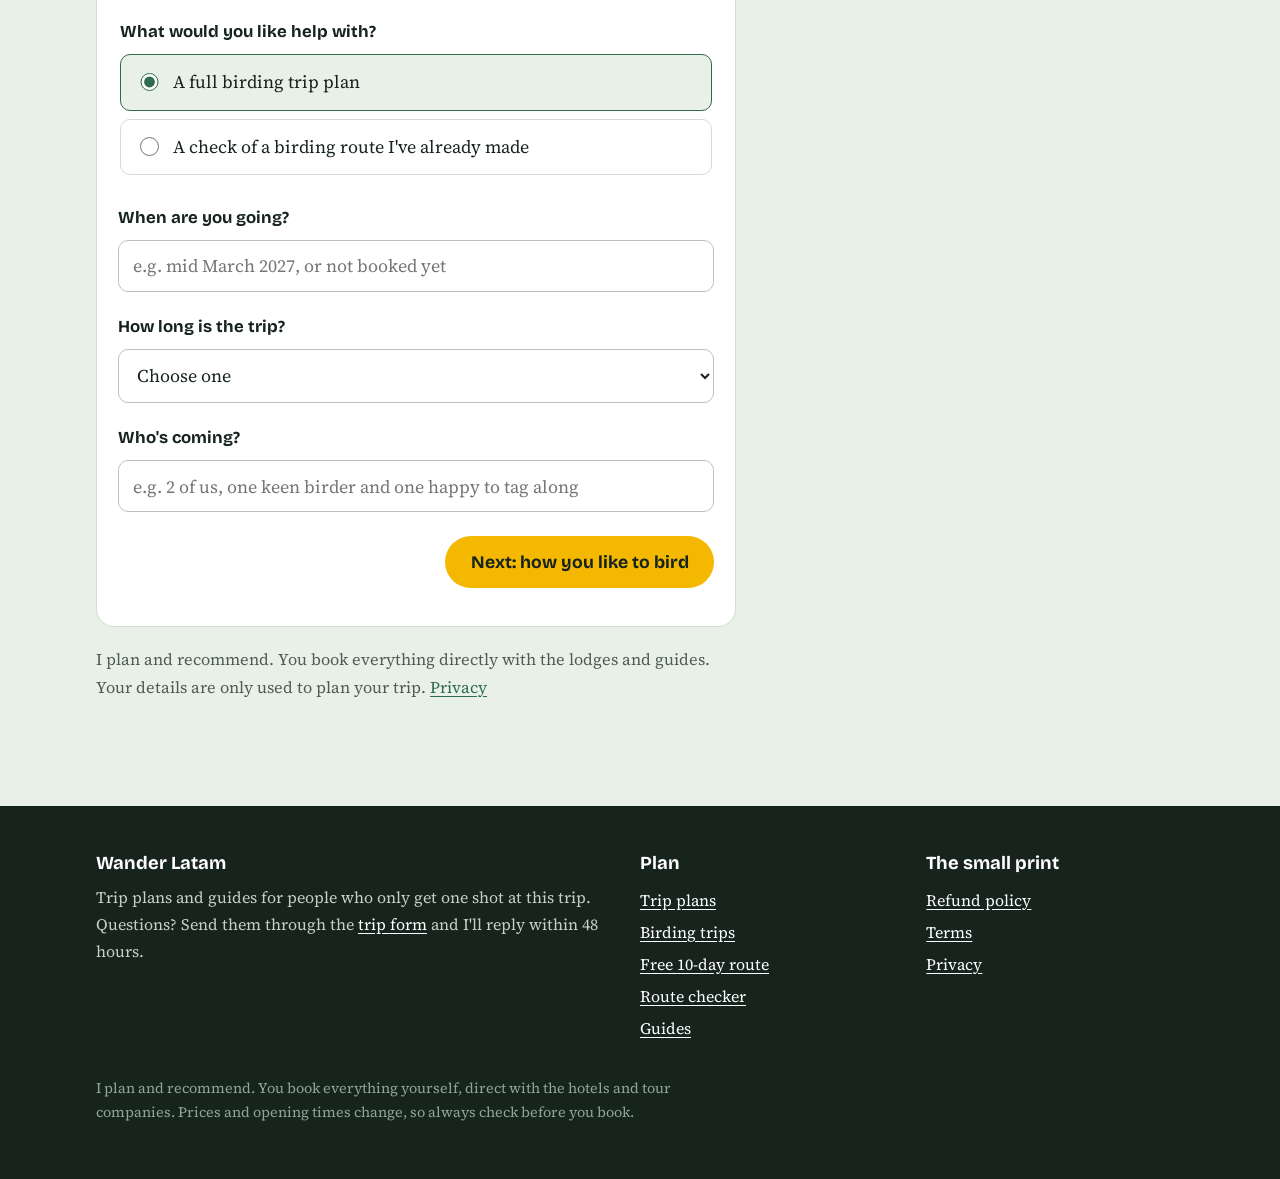
<file: birding.html>
<!doctype html>
<html lang="en">
<head>
<meta charset="utf-8">
<meta name="viewport" content="width=device-width, initial-scale=1">
<title>Costa Rica Birding Trip Planning | Wander Latam</title>
<meta name="description" content="Costa Rica birding trips planned around elevation, lodges, guides and early mornings, so you see more of the birds you came for.">
<meta property="og:title" content="Costa Rica Birding Trip Planning | Wander Latam">
<meta property="og:description" content="Costa Rica birding trips planned around elevation, lodges, guides and early mornings, so you see more of the birds you came for.">
<meta name="theme-color" content="#123d2e">
<link rel="preconnect" href="https://fonts.gstatic.com" crossorigin>
<link href="https://fonts.googleapis.com/css2?family=Bricolage+Grotesque:opsz,wght@12..96,500..800&family=Source+Serif+4:opsz,wght@8..60,400;8..60,600&display=swap" rel="stylesheet">
<link rel="stylesheet" href="assets/style.css">
<script src="assets/app.js" defer></script>

</head>
<body class="birding">
<div id="site-head"></div>
<main id="main">
<nav class="subnav" aria-label="Birding"><div class="wrap"><span class="subnav-label">Birding</span><a href="birding.html" aria-current="page">Birding plans</a><a href="birding.html#day">A birding day</a><a href="birds.html">Bird finder</a><a href="birding.html#prices">Prices</a><a href="birding-guide.html">The guide</a><a href="check.html?r=SJO-SAR3-FOR2-MON3-JAC2-SGD3-SJO&amp;for=birding">A birding route</a><a href="birding.html#faq">Questions</a></div></nav>

<section class="page-head">
  <div class="wrap">
    <h1>You don't get ten days in Costa Rica. You get ten mornings.</h1>
    <p class="lead">The birds are busiest from first light until about nine. A birding trip that spends those hours in the car comes home missing birds it should have had. I plan yours around the mornings: the right elevations, in the right order, from the right lodges.</p>
    <div class="btn-row"><a class="btn" href="#form">Plan my birding trip</a><a class="quiet-link" href="#day">See a sample birding day</a></div>
    <p class="trust-line">From the person behind a Costa Rica birding group of over 2,000 birders on Facebook.</p>
    <p class="finder-plug"><b>Free:</b> tick the birds you want and see where to find them. <a href="birds.html">Try the target bird finder</a></p>
  </div>
</section>

<section class="band-mist">
  <div class="wrap">
    <h2>Why so many birding trips come home short</h2>
    <ul class="losses">
      <li><strong>Wrong elevation, wrong birds.</strong> Costa Rica's birds sort themselves by height. Three nights in the lowlands won't get you a quetzal, however early you're up.</li>
      <li><strong>Long drives in the best light.</strong> Changing lodges every other morning costs you your best birding hours.</li>
      <li><strong>Lodges that look right but aren't.</strong> Some feeder-famous lodges are a long way from the trails you actually want.</li>
      <li><strong>Guides booked too late.</strong> The good local guides fill up in peak season.</li>
    </ul>
  </div>
</section>

<section>
  <div class="wrap">
    <h2>Who I plan birding trips for</h2>
    <ul class="kinds">
      <li><h3>Your first birding trip to Costa Rica</h3><p>A route through the main elevation bands, so you come home with the classics: quetzal, toucans, macaws, and a long list of hummingbirds.</p></li>
      <li><h3>Back for the ones you missed</h3><p>Send me your gaps and I'll build the trip around them, with the specific places and guides that give you the best chance.</p></li>
      <li><h3>One birder, one non-birder</h3><p>Bases where the other half has hot springs, a pool, a beach or a good walk while you're out at dawn.</p></li>
      <li><h3>Photographers, and taking it easy</h3><p>Lodges with good feeders and verandas, short level trails, and fewer hotel changes. Tell me what suits you.</p></li>
    </ul>
  </div>
</section>

<section class="band-mist" id="day">
  <div class="wrap">
    <h2>Here's what a birding day in your plan looks like</h2>
    <article class="sample">
      <h3>Day 12: San Gerardo de Dota, the quetzal morning</h3>
      <p class="stay">Staying: a lodge in the Savegre valley, about 2,200 metres up, night 2 of 3</p>
      <ol class="timeline">
        <li><time>5:30am</time><p>Coffee, then out with a local guide who knows which wild avocado trees the quetzals are feeding in this week. Bring a warm layer. Mornings up here are cold.</p></li>
        <li><time>7:30am</time><p>Breakfast at the lodge, watching the feeders. Fiery-throated and Talamanca Hummingbirds are regulars at this height.</p></li>
        <li><time>9:00am</time><p>A slow walk along the Savegre River for the highland specialists: Collared Redstart, Flame-colored Tanager and Long-tailed Silky-flycatcher.</p></li>
        <li><time>12:30pm</time><p>Lunch, then a proper rest. The cloud usually builds and the birds go quiet.</p></li>
        <li><time>3:30pm</time><p>Feeders and the garden trail near the lodge, then an early night.</p></li>
      </ol>
      <div class="plan-b">
        <p><span class="tag">If it pours:</span> bird the feeders from the veranda. The quetzals are often still about once it eases.</p>
        <p><span class="tag">Tomorrow:</span> up early for the páramo near the summit of Cerro de la Muerte, for Volcano Junco and Timberline Wren, back for breakfast.</p>
      </div>
    </article>
    <p class="price-note" style="margin-top:1rem">In your real plan, every lodge and guide comes with a link or contact, and your target birds are marked on the days you're likeliest to see them.</p>
  </div>
</section>

<section>
  <div class="wrap">
    <h2>What's in a birding plan</h2>
    <ul class="ticks">
      <li>A route that moves through the elevation bands in the right order</li>
      <li>Lodges chosen for the birding on their doorstep, with booking links</li>
      <li>Long drives moved to the afternoons, so every morning is spent birding</li>
      <li>Where a local guide is worth it, who to contact, and where you can go it alone</li>
      <li>Your target birds, mapped to where and when you're likeliest to see them</li>
      <li>The book-ahead list for parks, lodges and guides</li>
      <li>One full round of changes</li>
    </ul>
    <p style="margin-top:1rem">Want to see the shape of one first? <a href="check.html?r=SJO-SAR3-FOR2-MON3-JAC2-SGD3-SJO&amp;for=birding">Here's a two-week birding route in the route checker</a>, with the drive times and what to expect each month.</p>
  </div>
</section>

<section class="band-mist" id="prices">
  <div class="wrap">
    <h2>Prices</h2>
    <label class="currency-pick">Show prices in <select data-currency aria-label="Currency"><option value="USD">USD</option><option value="CAD">CAD</option><option value="GBP">GBP</option><option value="EUR">EUR</option><option value="AUD">AUD</option></select></label><p class="price-note" data-currency-note="USD" hidden>Prices are in US dollars. Other currencies are shown as a guide, and your card converts it.</p>
    <table class="price-table">
      <tbody>
        <tr><th>Birding plan, up to 7 nights</th><td class="amt" data-usd="229">$229</td></tr>
        <tr class="pick"><th>Birding plan, 8 to 14 nights<span class="sub">What most birding trips need</span></th><td class="amt" data-usd="269">$269</td></tr>
        <tr><th>Birding plan, 15 nights or more</th><td class="amt" data-usd="319">$319</td></tr>
        <tr><th>Check of a birding route you've made<span class="sub">I go through it and fix what's off</span></th><td class="amt" data-usd="59">$59</td></tr>
      </tbody>
    </table>
    <p>A <span data-usd="49">$49</span> deposit locks in your plan and comes off the total. The balance is due when you're happy with the draft, and your deposit comes back if it isn't right for you. Pay in full upfront and save 10%.</p>
    <p><b>How long it takes:</b> I reply within 48 hours. Your draft arrives within 5 business days of your deposit, and the final plan within 2 business days of your changes.</p>
    <p class="promise">If your draft isn't right for you, tell me and I'll refund your deposit. No awkward questions.</p>
  </div>
</section>

<section class="band-canopy" id="guide">
  <div class="wrap">
    <h2>Rather plan it yourself?</h2>
    <p class="lead">The Costa Rica Birding Trip Plan has the same thinking in a guide: routes by elevation, the reservations you need, when a guide pays for itself, lodges compared, and a checklist of 150 species by band.</p>
    <div class="btn-row"><a class="btn" href="birding-guide.html">See what's in the guide</a></div>
  </div>
</section>

<section id="faq">
  <div class="wrap faq">
    <h2>Questions birders ask</h2>
    <details><summary>My partner doesn't bird. Will they enjoy it?</summary><p>Tell me in the form and I'll plan for both of you. Most birding lodges have gardens, pools or hot springs nearby, and I'll pick bases where the non-birder has something good to do while you're out at dawn.</p></details><details><summary>Do you book guides for me?</summary><p>I recommend the local guides worth having at each stop and give you their details, and you book them direct. The good ones fill up from December to April, so your plan tells you who to contact first.</p></details><details><summary>I'm a photographer. Can you plan for that?</summary><p>Yes. Tell me what you're after and I'll lean towards lodges with good feeder setups and the spots where the light and access suit photography, not just ticking species.</p></details><details><summary>I don't walk as far as I used to.</summary><p>Plenty of the best birding in Costa Rica happens from lodge grounds, verandas and short, level trails. Tell me what's comfortable and I'll plan around it.</p></details><details><summary>Can you work from my target list?</summary><p>Please do. Send me the species you're after, or the gaps from your last trip, and I'll map them to the elevations, places and times you're likeliest to see them.</p></details><details><summary>When's the best time to go?</summary><p>December to April is drier and the busiest. Quetzals nest roughly February to May, which is when they're easiest to find. May to November is quieter and greener, with more afternoon rain, and mornings are usually still good.</p></details><details><summary>Do you book the lodges?</summary><p>No. Your plan links every lodge and tells you what to book first, and you book direct. You stay in control of your money and your bookings.</p></details>
  </div>
</section>

<section class="band-mist" id="form">
  <div class="wrap">
    <h2>Tell me about your birding trip</h2>
    <p>About five minutes. I'll reply within 48 hours with my first thoughts. Nothing to pay until you're happy to go ahead.</p>
    
<form id="trip-form" class="trip-form" novalidate>
  <div class="progress" aria-hidden="true"><span></span><span></span><span></span></div>
  <div class="form-step">
    <p class="step-title">Your trip</p>
    <fieldset class="field"><legend>What would you like help with?</legend><label class="choice"><input type="radio" name="plan_type_c1a7" value="A birding trip plan, built around the birds I want" required data-label="What would you like help with?" checked><span>A full birding trip plan</span></label><label class="choice"><input type="radio" name="plan_type_c1a7" value="A check of the plan I already have" required data-label="What would you like help with?"><span>A check of a birding route I've already made</span></label></fieldset>
    <div class="field"><label for="travel_dates_d4e2">When are you going?</label><input id="travel_dates_d4e2" name="travel_dates_d4e2" type="text" placeholder="e.g. mid March 2027, or not booked yet" required data-label="When are you going?"></div>
    <div class="field"><label for="trip_length_9b3f">How long is the trip?</label><select id="trip_length_9b3f" name="trip_length_9b3f" required data-label="How long is the trip?"><option value="">Choose one</option><option value="Up to 7 nights">Up to 7 nights</option><option value="8 to 14 nights">8 to 14 nights</option><option value="15 nights or more">15 nights or more</option><option value="Not sure yet">Not sure yet</option></select></div>
    <div class="field"><label for="travellers_5a81">Who's coming?</label><input id="travellers_5a81" name="travellers_5a81" type="text" placeholder="e.g. 2 of us, one keen birder and one happy to tag along" required data-label="Who's coming?"></div>
    <div class="form-nav"><span></span><button class="btn" data-next type="button">Next: how you like to bird</button></div>
  </div>
  <div class="form-step" hidden>
    <p class="step-title">How you like to bird</p>
    <div class="field"><label for="budget_pp_2c6d">Rough budget per person, not counting flights (US dollars) <span class="optional">(optional)</span></label><select id="budget_pp_2c6d" name="budget_pp_2c6d"><option value="">Choose one</option><option value="Under $2,000">Under $2,000</option><option value="$2,000 to $4,000">$2,000 to $4,000</option><option value="$4,000 to $7,000">$4,000 to $7,000</option><option value="Over $7,000">Over $7,000</option><option value="I'd rather talk about it">I'd rather talk about it</option></select></div>
    <fieldset class="field"><legend>What pace suits you?</legend><label class="choice"><input type="radio" name="pace_7e90" value="Slow and easy, fewer hotel changes" required data-label="What pace suits you?"><span>Slow and easy, fewer hotel changes</span></label><label class="choice"><input type="radio" name="pace_7e90" value="A good balance" required data-label="What pace suits you?"><span>A good balance</span></label><label class="choice"><input type="radio" name="pace_7e90" value="See as much as we can" required data-label="What pace suits you?"><span>See as much as we can</span></label></fieldset>
    <div class="field"><label for="perfect_trip_b2d4">Which birds are you hoping for, and what would make the trip perfect?</label><textarea id="perfect_trip_b2d4" name="perfect_trip_b2d4" placeholder="Target species, how serious a birder you are, photography, guides or lodges you've heard about, anything already booked" required data-label="Which birds are you hoping for, and what would make the trip perfect?"></textarea></div>
    <p class="hint">Handy to mention: whether you've birded Costa Rica before, your arrival airport, whether you'll drive, any mobility needs, and whether a non-birding partner is coming.</p>
    <div class="quote" data-quote hidden></div>
    <div class="form-nav"><button class="btn secondary" data-back type="button">Back</button><button class="btn" data-next type="button">Last step</button></div>
  </div>
  <div class="form-step" hidden>
    <p class="step-title">Where to send it</p>
    <div class="field"><label for="first_name_4f1c">First name</label><input id="first_name_4f1c" name="first_name_4f1c" type="text" placeholder="" autocomplete="given-name" required data-label="First name"></div>
    <div class="field"><label for="email_8d27">Email</label><input id="email_8d27" name="email_8d27" type="email" placeholder="This is where your plan comes" autocomplete="email" required data-label="Email"></div>
    <label class="choice"><input type="checkbox" name="subscribe_e63a"><span>Send me the odd Costa Rica tip by email too. Unsubscribe any time.</span></label>
    <div class="quote" data-quote hidden></div>
    <div class="form-nav"><button class="btn secondary" data-back type="button">Back</button><button class="btn" type="submit">Send my trip details</button></div>
  </div>
  <p class="form-error" role="alert"></p>
</form>

    <p class="price-note" style="margin-top:1.2rem;max-width:40rem">I plan and recommend. You book everything directly with the lodges and guides. Your details are only used to plan your trip. <a href="privacy.html">Privacy</a></p>
  </div>
</section>
</main>
<div id="site-foot" data-cta="#form" data-cta-label="Plan my birding trip"></div>
</body>
</html>
</file>
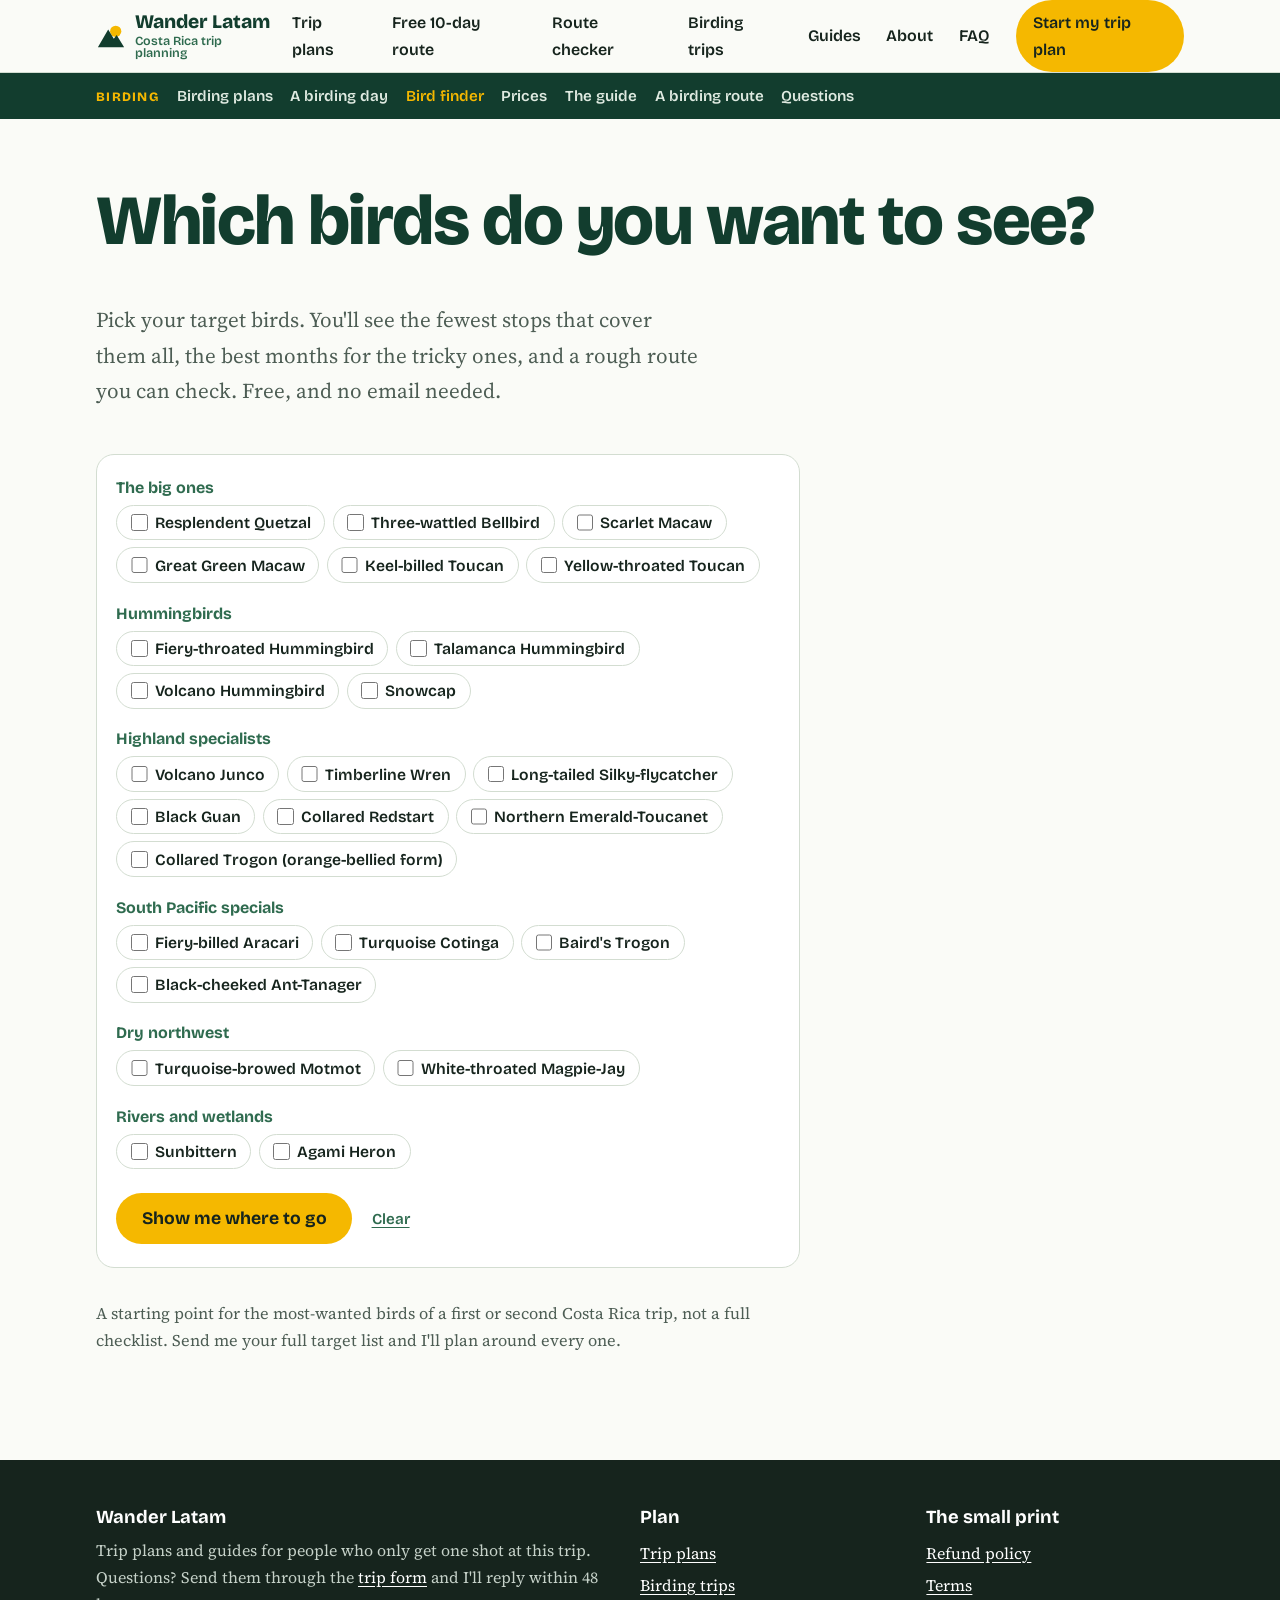
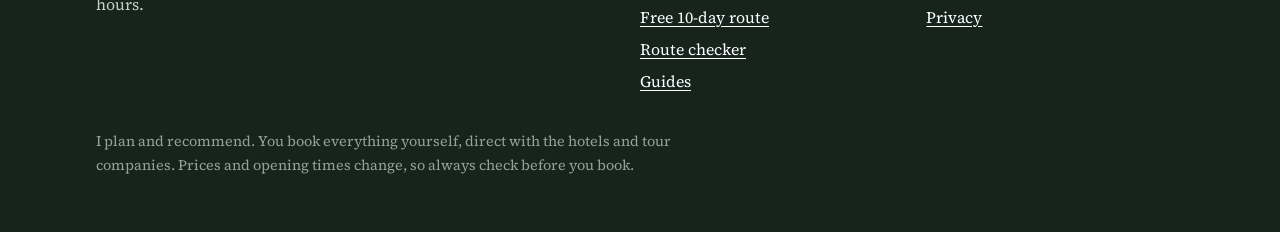
<file: birds.html>
<!doctype html>
<html lang="en">
<head>
<meta charset="utf-8">
<meta name="viewport" content="width=device-width, initial-scale=1">
<title>Costa Rica Target Bird Finder: Where to See Each Bird | Wander Latam</title>
<meta name="description" content="Free Costa Rica bird finder. Tick the birds you want to see and get the fewest stops that cover them, the best months, and a route you can check.">
<meta property="og:title" content="Costa Rica Target Bird Finder: Where to See Each Bird | Wander Latam">
<meta property="og:description" content="Free Costa Rica bird finder. Tick the birds you want to see and get the fewest stops that cover them, the best months, and a route you can check.">
<meta name="theme-color" content="#123d2e">
<link rel="preconnect" href="https://fonts.gstatic.com" crossorigin>
<link href="https://fonts.googleapis.com/css2?family=Bricolage+Grotesque:opsz,wght@12..96,500..800&family=Source+Serif+4:opsz,wght@8..60,400;8..60,600&display=swap" rel="stylesheet">
<link rel="stylesheet" href="assets/style.css">
<script src="assets/app.js" defer></script>
<script src="assets/tools.js" defer></script>
</head>
<body class="birding">
<div id="site-head"></div>
<main id="main">
<nav class="subnav" aria-label="Birding"><div class="wrap"><span class="subnav-label">Birding</span><a href="birding.html">Birding plans</a><a href="birding.html#day">A birding day</a><a href="birds.html" aria-current="page">Bird finder</a><a href="birding.html#prices">Prices</a><a href="birding-guide.html">The guide</a><a href="check.html?r=SJO-SAR3-FOR2-MON3-JAC2-SGD3-SJO&amp;for=birding">A birding route</a><a href="birding.html#faq">Questions</a></div></nav>

<section class="page-head">
  <div class="wrap">
    <h1>Which birds do you want to see?</h1>
    <p class="lead">Pick your target birds. You'll see the fewest stops that cover them all, the best months for the tricky ones, and a rough route you can check. Free, and no email needed.</p>
  </div>
</section>
<section style="padding-top:0.5rem">
  <div class="wrap">
    <div class="checker finder" id="finder">
      <div data-birds></div>
      <div class="btn-row"><button type="button" class="btn" data-find>Show me where to go</button><button type="button" class="chooser-back" style="padding:0" data-clear>Clear</button></div>
      <noscript><p class="form-error">The bird finder needs JavaScript switched on. You can still <a href="birding.html#form">send me your target list</a>.</p></noscript>
    </div>
    <div id="finder-result" class="checker-result" aria-live="polite" hidden></div>
    <p class="price-note" style="margin-top:2rem;max-width:44rem">A starting point for the most-wanted birds of a first or second Costa Rica trip, not a full checklist. Send me your full target list and I'll plan around every one.</p>
  </div>
</section>
</main>
<div id="site-foot" data-no-sticky></div>
</body>
</html>
</file>
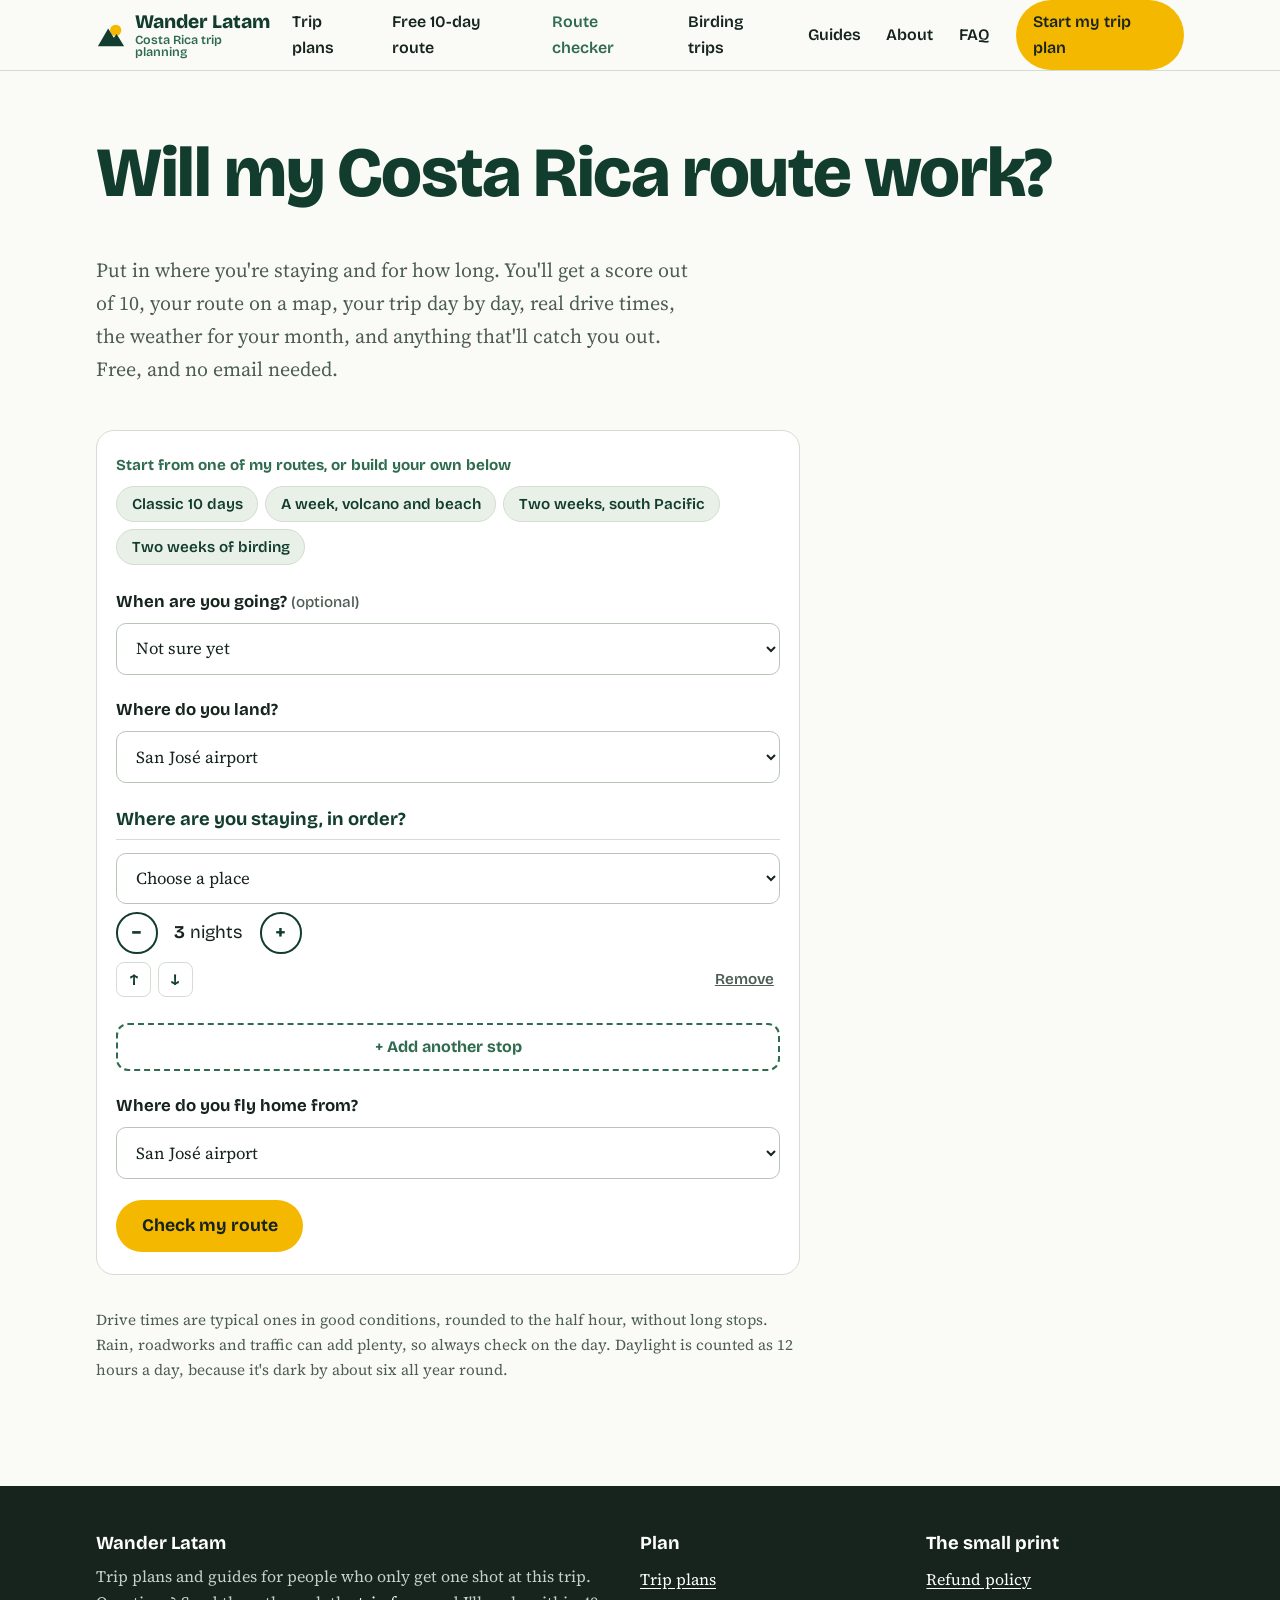
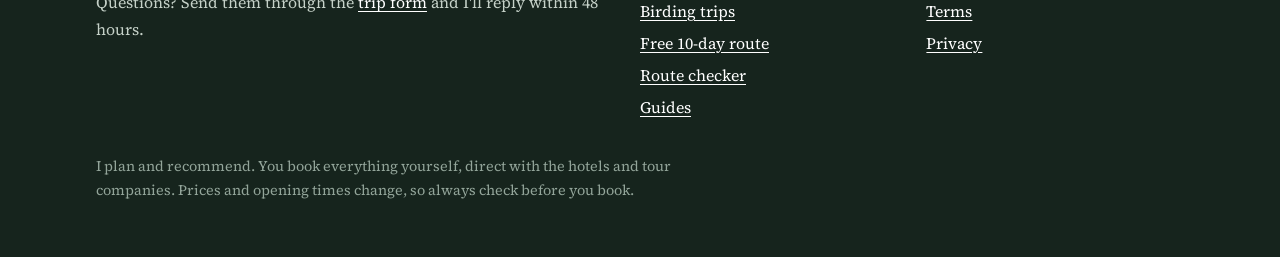
<file: check.html>
<!doctype html>
<html lang="en">
<head>
<meta charset="utf-8">
<meta name="viewport" content="width=device-width, initial-scale=1">
<title>Costa Rica Route Checker: Will My Itinerary Work? | Wander Latam</title>
<meta name="description" content="Free Costa Rica route checker. Put in your stops and nights and see your real drive times, how much daylight goes on the road, and what will catch you out.">
<meta property="og:title" content="Costa Rica Route Checker: Will My Itinerary Work? | Wander Latam">
<meta property="og:description" content="Free Costa Rica route checker. Put in your stops and nights and see your real drive times, how much daylight goes on the road, and what will catch you out.">
<meta name="theme-color" content="#123d2e">
<link rel="preconnect" href="https://fonts.gstatic.com" crossorigin>
<link href="https://fonts.googleapis.com/css2?family=Bricolage+Grotesque:opsz,wght@12..96,500..800&family=Source+Serif+4:opsz,wght@8..60,400;8..60,600&display=swap" rel="stylesheet">
<link rel="stylesheet" href="assets/style.css">
<script src="assets/app.js" defer></script>
<script src="assets/tools.js" defer></script>
</head>
<body>
<div id="site-head"></div>
<main id="main">

<section class="page-head">
  <div class="wrap">
    <h1>Will my Costa Rica route work?</h1>
    <p class="lead">Put in where you're staying and for how long. You'll get a score out of 10, your route on a map, your trip day by day, real drive times, the weather for your month, and anything that'll catch you out. Free, and no email needed.</p>
  </div>
</section>
<section style="padding-top:0.5rem">
  <div class="wrap">
    <div class="checker" id="checker">
      <p class="tpl-label">Start from one of my routes, or build your own below</p>
      <div class="tpl-row"><button type="button" class="tpl" data-template="classic">Classic 10 days</button><button type="button" class="tpl" data-template="week">A week, volcano and beach</button><button type="button" class="tpl" data-template="south">Two weeks, south Pacific</button><button type="button" class="tpl" data-template="birding">Two weeks of birding</button></div>
      <div class="field"><label for="month">When are you going? <span class="optional">(optional)</span></label><select id="month" data-month><option value="">Not sure yet</option><option value="1">January</option><option value="2">February</option><option value="3">March</option><option value="4">April</option><option value="5">May</option><option value="6">June</option><option value="7">July</option><option value="8">August</option><option value="9">September</option><option value="10">October</option><option value="11">November</option><option value="12">December</option></select></div>
      <div class="field"><label for="arrive">Where do you land?</label><select id="arrive" data-arrive><option value="SJO">San José airport</option><option value="LIR">Liberia airport</option></select></div>
      <p class="step-title" style="font-size:1.15rem;margin-bottom:0.3rem">Where are you staying, in order?</p>
      <ol class="stops" data-stops></ol>
      <button type="button" class="add-stop" data-add>+ Add another stop</button>
      <div class="field"><label for="depart">Where do you fly home from?</label><select id="depart" data-depart><option value="SJO">San José airport</option><option value="LIR">Liberia airport</option></select></div>
      <div class="btn-row" style="margin-top:0.5rem"><button type="button" class="btn" data-run>Check my route</button></div>
      <noscript><p class="form-error">The checker needs JavaScript switched on. You can still <a href="plan.html?plan=check#form">send me your route</a> and I'll check it.</p></noscript>
    </div>
    <div id="checker-result" class="checker-result" aria-live="polite" hidden></div>
    <p class="price-note" style="margin-top:2rem;max-width:44rem">Drive times are typical ones in good conditions, rounded to the half hour, without long stops. Rain, roadworks and traffic can add plenty, so always check on the day. Daylight is counted as 12 hours a day, because it's dark by about six all year round.</p>
  </div>
</section>
</main>
<div id="site-foot" data-no-sticky></div>
</body>
</html>
</file>
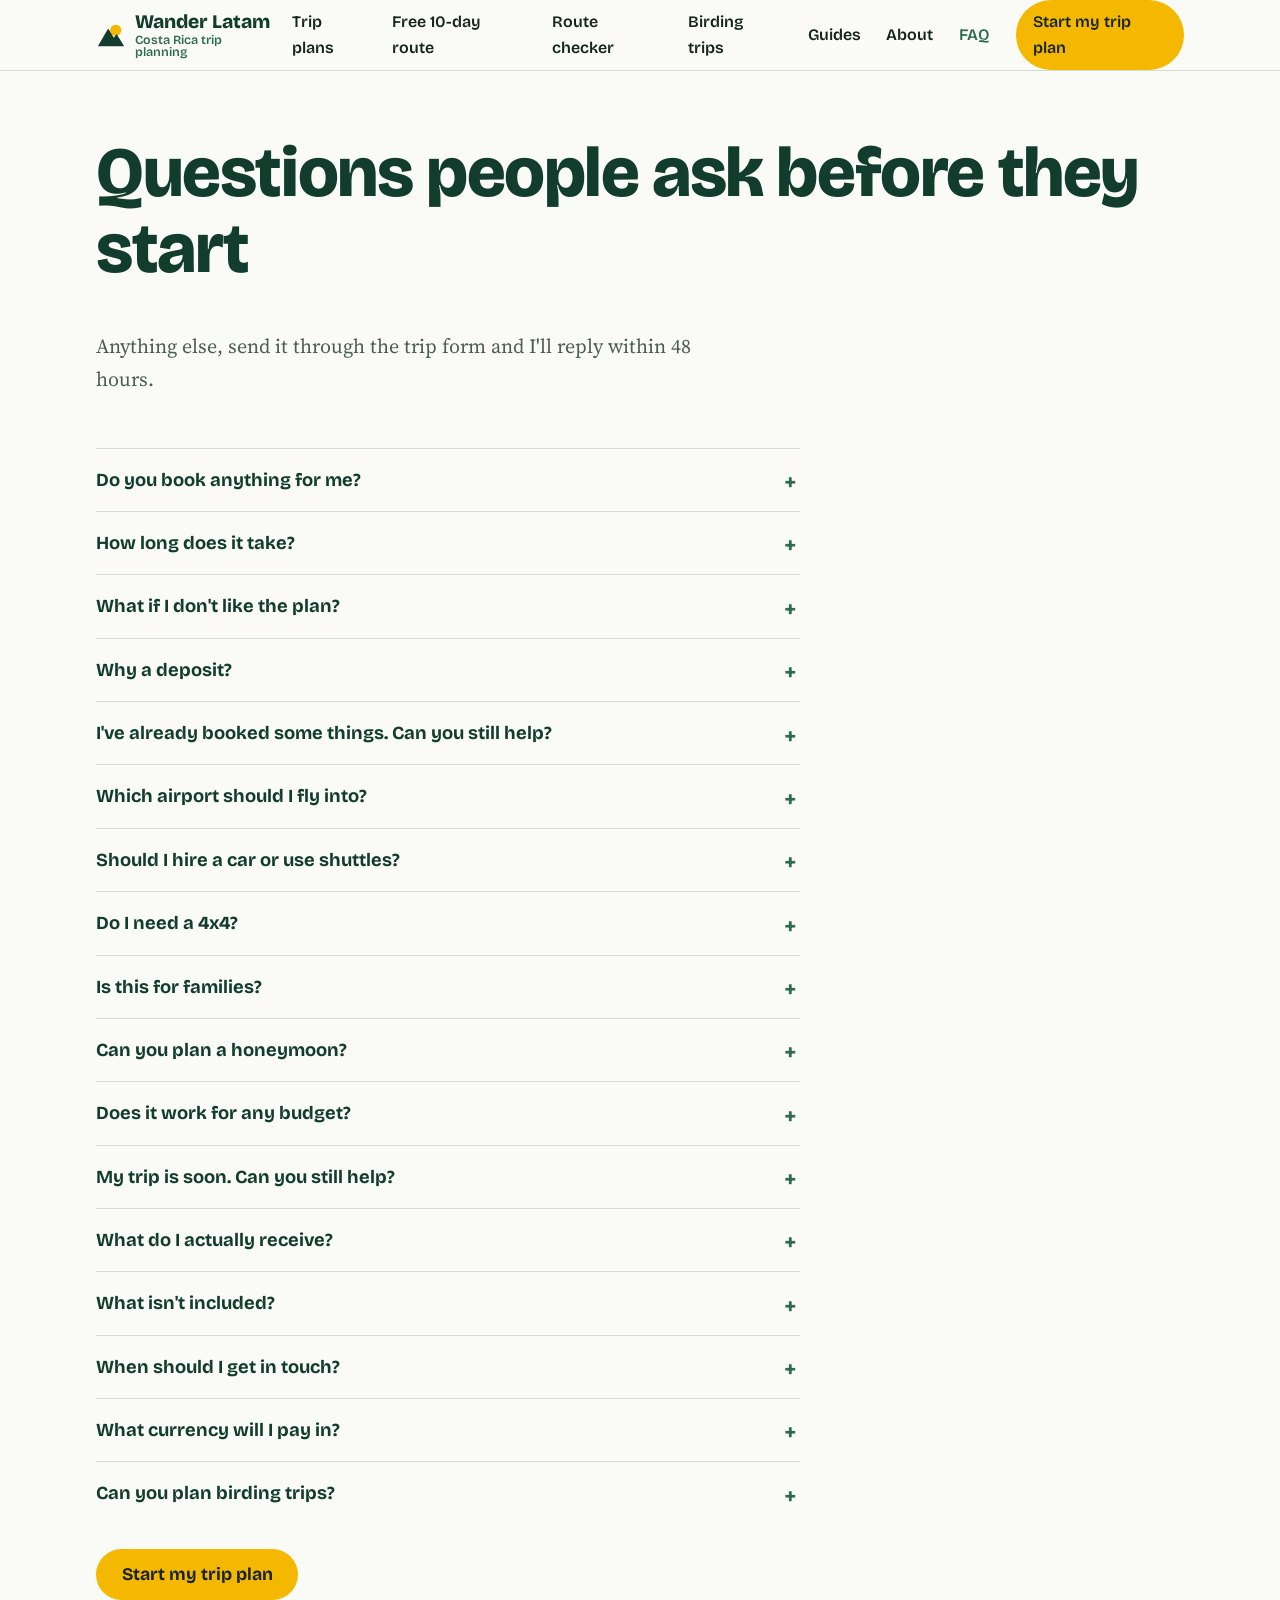
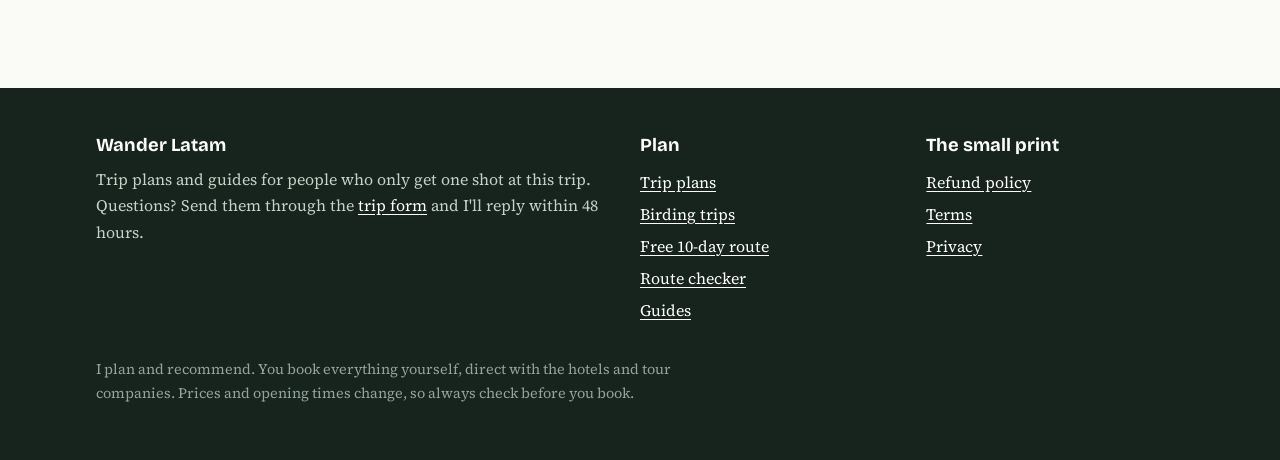
<file: faq.html>
<!doctype html>
<html lang="en">
<head>
<meta charset="utf-8">
<meta name="viewport" content="width=device-width, initial-scale=1">
<title>Costa Rica Trip Planning FAQ | Wander Latam</title>
<meta name="description" content="How the planning works, airports, cars, 4x4s, timings, refunds and currency, answered.">
<meta property="og:title" content="Costa Rica Trip Planning FAQ | Wander Latam">
<meta property="og:description" content="How the planning works, airports, cars, 4x4s, timings, refunds and currency, answered.">
<meta name="theme-color" content="#123d2e">
<link rel="preconnect" href="https://fonts.gstatic.com" crossorigin>
<link href="https://fonts.googleapis.com/css2?family=Bricolage+Grotesque:opsz,wght@12..96,500..800&family=Source+Serif+4:opsz,wght@8..60,400;8..60,600&display=swap" rel="stylesheet">
<link rel="stylesheet" href="assets/style.css">
<script src="assets/app.js" defer></script>

</head>
<body>
<div id="site-head"></div>
<main id="main">

<section class="page-head">
  <div class="wrap">
    <h1>Questions people ask before they start</h1>
    <p class="lead">Anything else, send it through the trip form and I'll reply within 48 hours.</p>
  </div>
</section>
<section style="padding-top:1rem">
  <div class="wrap faq"><details><summary>Do you book anything for me?</summary><p>No, and that's on purpose. Your plan links every hotel, tour and shuttle, and you book direct with them. You stay in control of your money and your bookings, and there's no agency mark-up.</p></details><details><summary>How long does it take?</summary><p>I reply to your form within 48 hours. Your draft follows within about 5 business days of your deposit, and the final plan within 2 business days of your changes.</p></details><details><summary>What if I don't like the plan?</summary><p>Tell me what's wrong and I'll fix it. If the draft just isn't right for you, I'll refund your deposit.</p></details><details><summary>Why a deposit?</summary><p>I only take on a few trips at a time, and each one gets real research. The deposit reserves your slot and comes off your total. If the draft isn't right for you, it comes back.</p></details><details><summary>I've already booked some things. Can you still help?</summary><p>Yes. Tell me what's booked in the form and I'll build around it. If most of it's planned already, the itinerary check is the better fit.</p></details><details><summary>Which airport should I fly into?</summary><p>It depends on the trip. Liberia suits Guanacaste and the northern beaches. San José is usually better for Manuel Antonio and the Caribbean side. Arenal works from either. Flying into one and out of the other can save you a long backtrack, and your plan works that out.</p></details><details><summary>Should I hire a car or use shuttles?</summary><p>A car gives you freedom, but the required insurance means it costs more than the online price suggests, and you'll want every drive done before dark. Shuttles are easier but less flexible. Your plan says which suits your route and why.</p></details><details><summary>Do I need a 4x4?</summary><p>Not for every trip. On the main tourist routes a regular car is often fine in the dry season. Some beach areas, rougher back roads and rainy-season routes are where a 4x4 earns its money. Your plan says which you need.</p></details><details><summary>Is this for families?</summary><p>Very much. Tell me the kids' ages and I'll plan shorter drives, fewer hotel changes, and things they'll actually enjoy.</p></details><details><summary>Can you plan a honeymoon?</summary><p>Yes. Honeymoon plans move less, slow the pace right down, and are built around the moments worth planning for: the right hot springs, a proper sunset spot, a room worth waking up in.</p></details><details><summary>Does it work for any budget?</summary><p>Yes. Tell me roughly what you want to spend and I'll plan to it, whether that's simple and good value, a few splurges, or really treating yourselves.</p></details><details><summary>My trip is soon. Can you still help?</summary><p>Usually, yes. If you're going within 3 weeks, there's a short-notice option that gets you your draft within 2 business days. I check what's still available before recommending it, because the popular places fill up first.</p></details><details><summary>What do I actually receive?</summary><p>A PDF you can read on your phone or print, with your day-by-day plan, booking links, Google Maps links, the book-ahead list, rain backups, places to eat and packing notes.</p></details><details><summary>What isn't included?</summary><p>Flights, hotel and tour bookings, airport transfers, car rental, travel insurance and visa applications. I plan it and give you the links. You book and pay the providers directly.</p></details><details><summary>When should I get in touch?</summary><p>The earlier the better, especially for December to April and holiday weeks like Christmas, New Year and Easter, when the good places and popular tours fill up. Two to six months ahead is ideal, but I can work with less.</p></details><details><summary>What currency will I pay in?</summary><p>Trip plans are priced in US dollars. If you're elsewhere, the site shows your own currency as a guide, and your bank or card converts it at its rate. Guides are sold through my shop, which charges in British pounds.</p></details><details><summary>Can you plan birding trips?</summary><p>Yes. Birding plans are built around elevations, lodges and mornings. <a href="birding.html">See birding trips</a>.</p></details>
    <div class="btn-row"><a class="btn" href="plan.html#form">Start my trip plan</a></div>
  </div>
</section>
</main>
<div id="site-foot"></div>
</body>
</html>
</file>
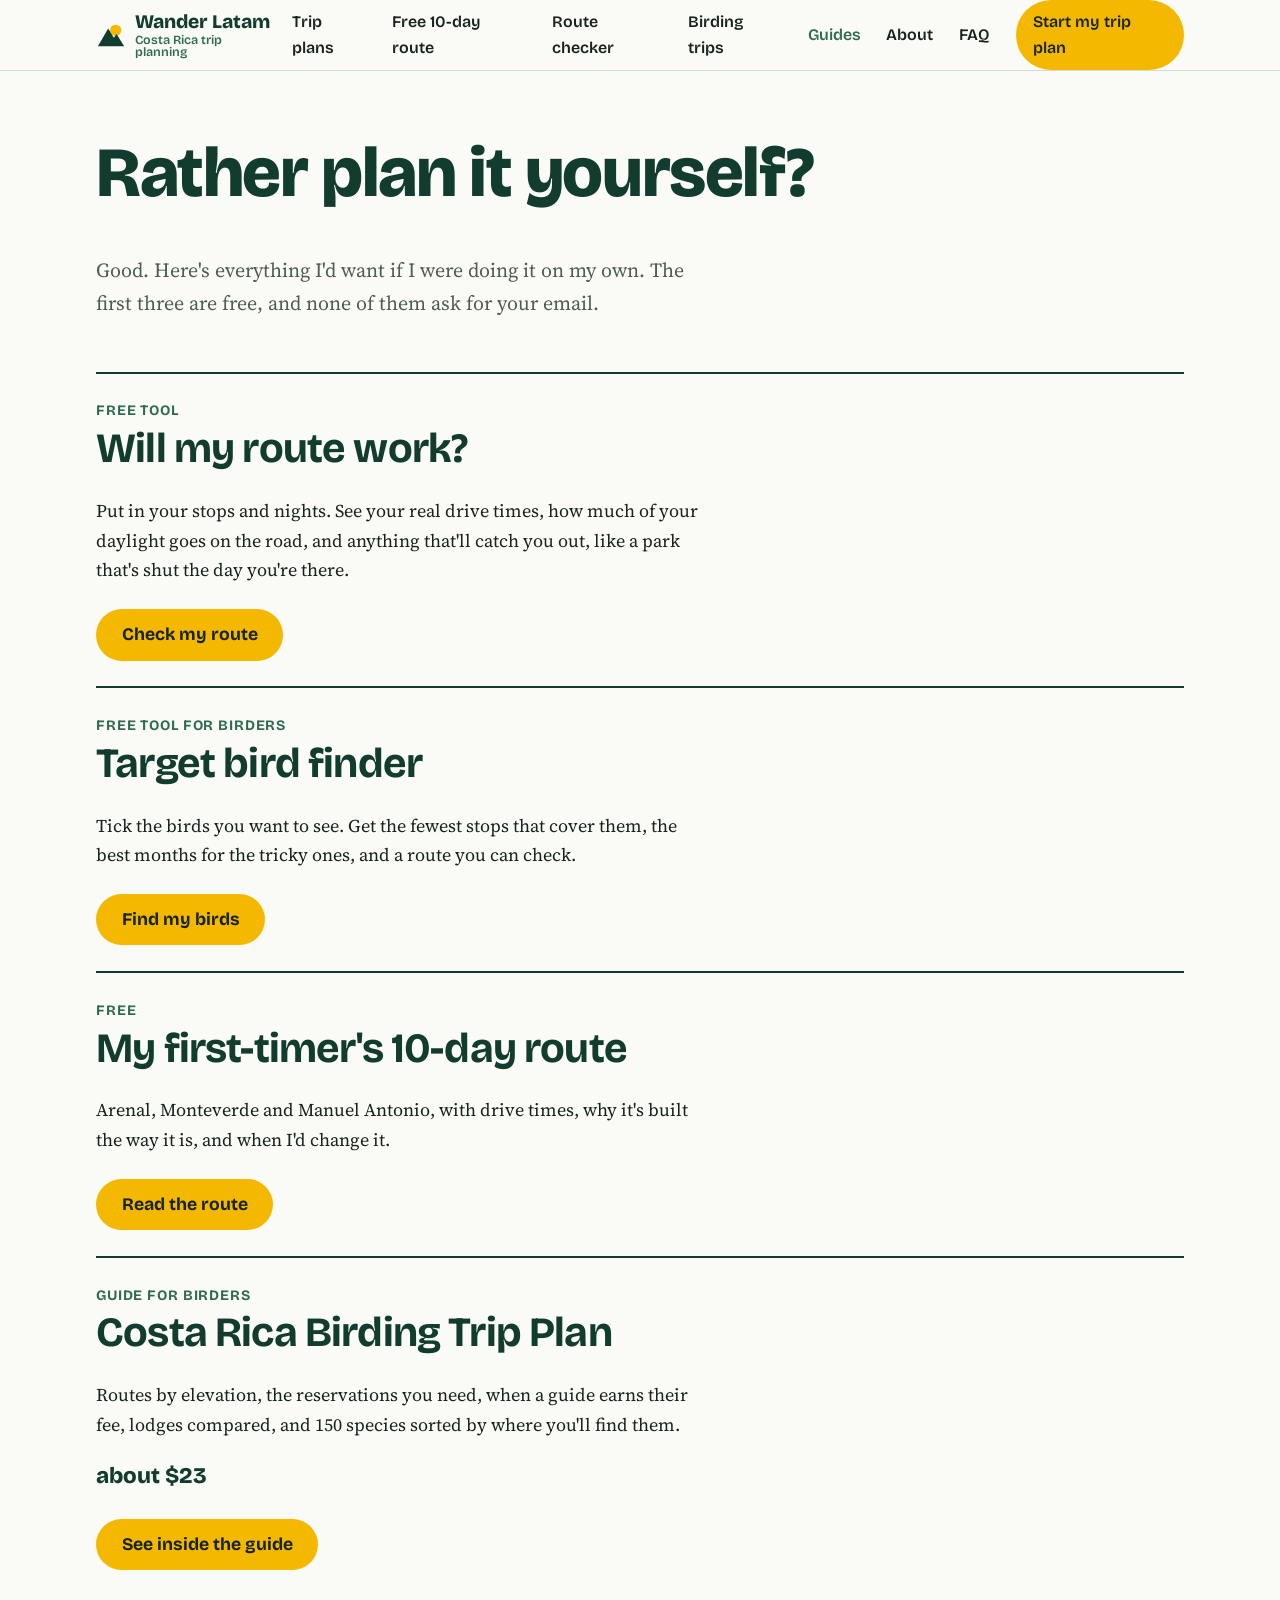
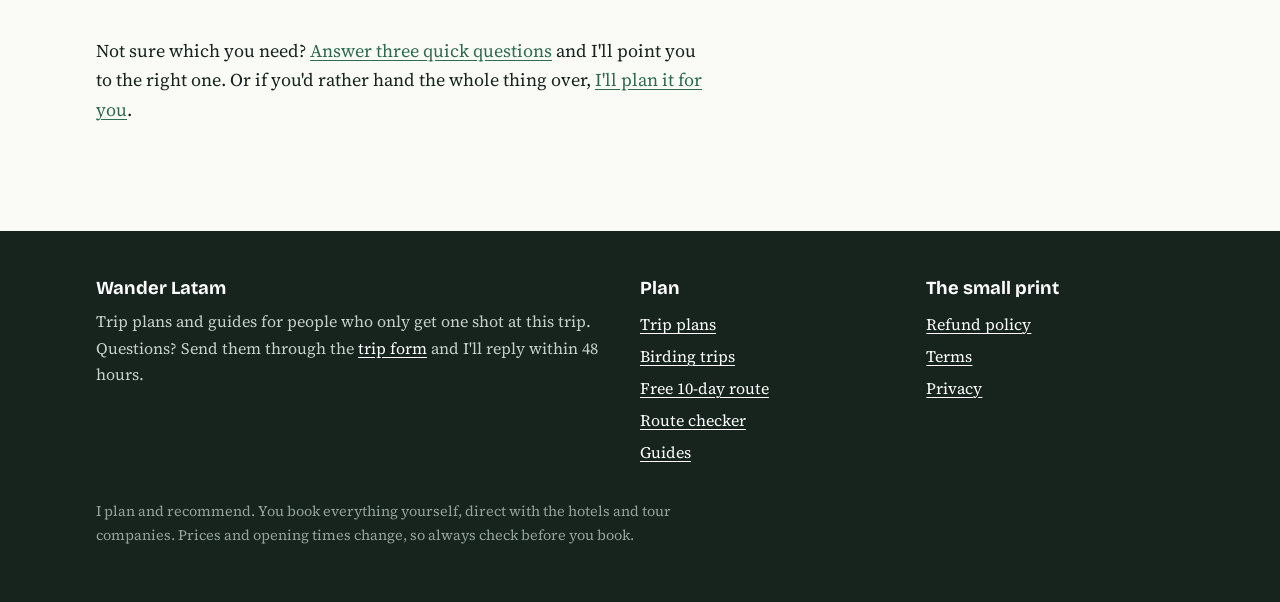
<file: guides.html>
<!doctype html>
<html lang="en">
<head>
<meta charset="utf-8">
<meta name="viewport" content="width=device-width, initial-scale=1">
<title>Plan Costa Rica Yourself: Free Tools and Guides | Wander Latam</title>
<meta name="description" content="A free route checker, a free first-timer's 10-day route, and the Costa Rica Birding Trip Plan. Everything you need to plan it yourself.">
<meta property="og:title" content="Plan Costa Rica Yourself: Free Tools and Guides | Wander Latam">
<meta property="og:description" content="A free route checker, a free first-timer's 10-day route, and the Costa Rica Birding Trip Plan. Everything you need to plan it yourself.">
<meta name="theme-color" content="#123d2e">
<link rel="preconnect" href="https://fonts.gstatic.com" crossorigin>
<link href="https://fonts.googleapis.com/css2?family=Bricolage+Grotesque:opsz,wght@12..96,500..800&family=Source+Serif+4:opsz,wght@8..60,400;8..60,600&display=swap" rel="stylesheet">
<link rel="stylesheet" href="assets/style.css">
<script src="assets/app.js" defer></script>

</head>
<body>
<div id="site-head"></div>
<main id="main">

<section class="page-head">
  <div class="wrap">
    <h1>Rather plan it yourself?</h1>
    <p class="lead">Good. Here's everything I'd want if I were doing it on my own. The first three are free, and none of them ask for your email.</p>
  </div>
</section>

<section style="padding-top:1rem">
  <div class="wrap">
    <article class="tool-card">
      <p class="label">Free tool</p>
      <h2>Will my route work?</h2>
      <p>Put in your stops and nights. See your real drive times, how much of your daylight goes on the road, and anything that'll catch you out, like a park that's shut the day you're there.</p>
      <div class="btn-row"><a class="btn" href="check.html">Check my route</a></div>
    </article>
    <article class="tool-card">
      <p class="label">Free tool for birders</p>
      <h2>Target bird finder</h2>
      <p>Tick the birds you want to see. Get the fewest stops that cover them, the best months for the tricky ones, and a route you can check.</p>
      <div class="btn-row"><a class="btn" href="birds.html">Find my birds</a></div>
    </article>
    <article class="tool-card">
      <p class="label">Free</p>
      <h2>My first-timer's 10-day route</h2>
      <p>Arenal, Monteverde and Manuel Antonio, with drive times, why it's built the way it is, and when I'd change it.</p>
      <div class="btn-row"><a class="btn" href="route.html">Read the route</a></div>
    </article>
    <article class="tool-card">
      <p class="label">Guide for birders</p>
      <h2>Costa Rica Birding Trip Plan</h2>
      <p>Routes by elevation, the reservations you need, when a guide earns their fee, lodges compared, and 150 species sorted by where you'll find them.</p>
      <p><span class="price-big" data-gbp="16.99">£16.99</span></p>
      <div class="btn-row"><a class="btn" href="birding-guide.html">See inside the guide</a></div>
    </article>
    <p style="margin-top:2.5rem">Not sure which you need? <a href="index.html#chooser">Answer three quick questions</a> and I'll point you to the right one. Or if you'd rather hand the whole thing over, <a href="plan.html">I'll plan it for you</a>.</p>
  </div>
</section>
</main>
<div id="site-foot"></div>
</body>
</html>
</file>
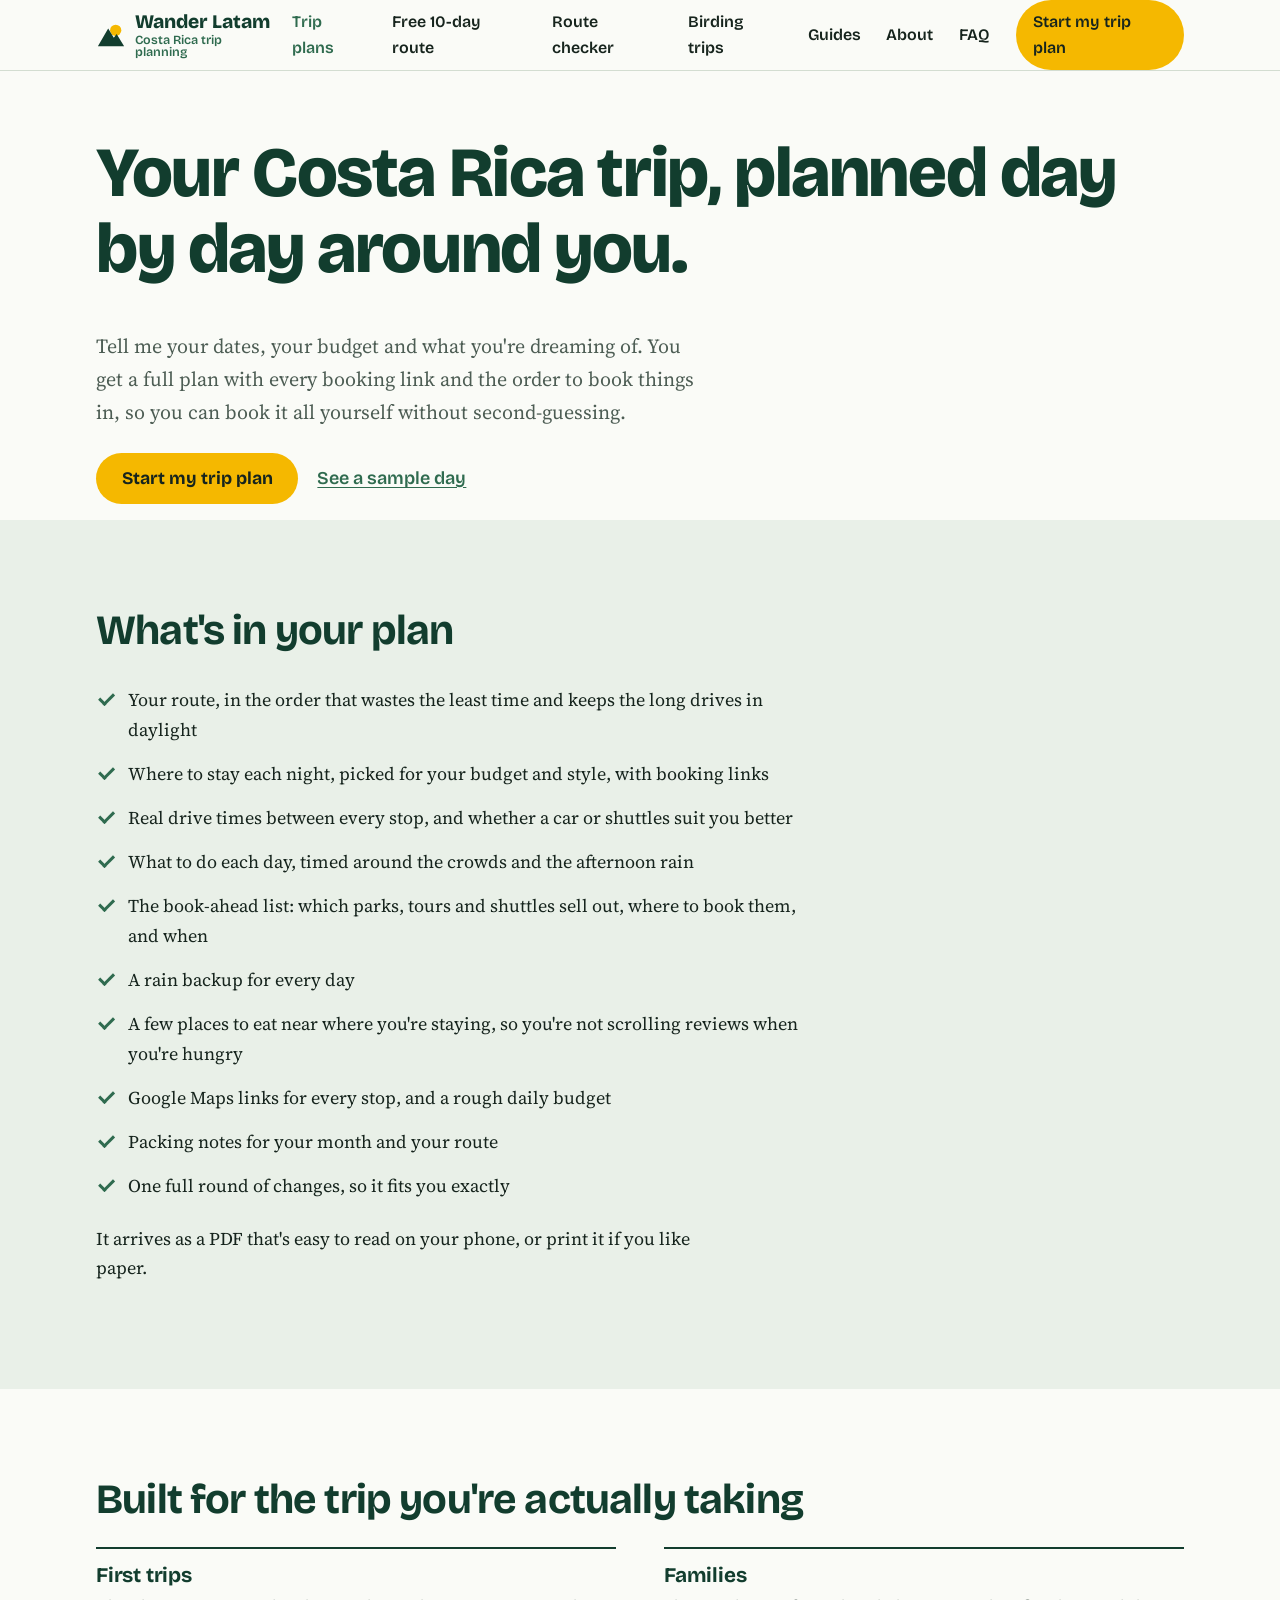
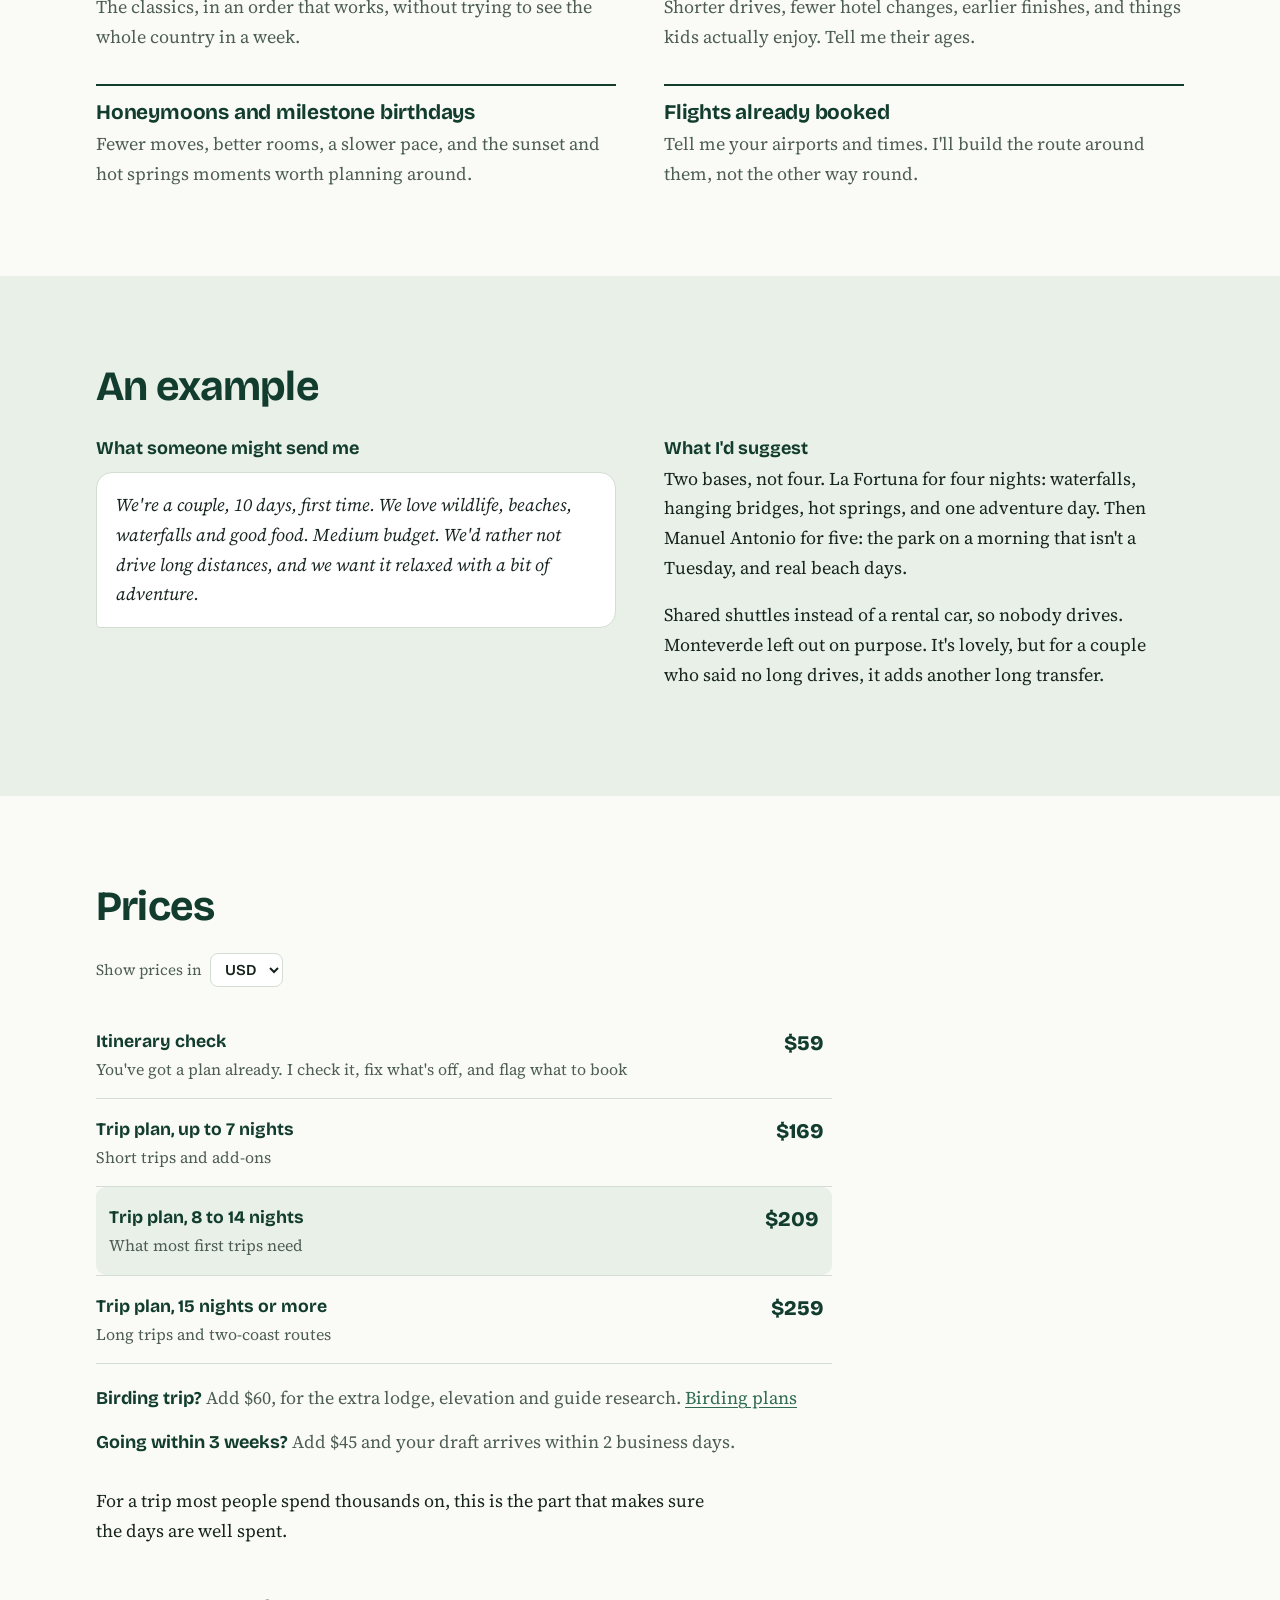
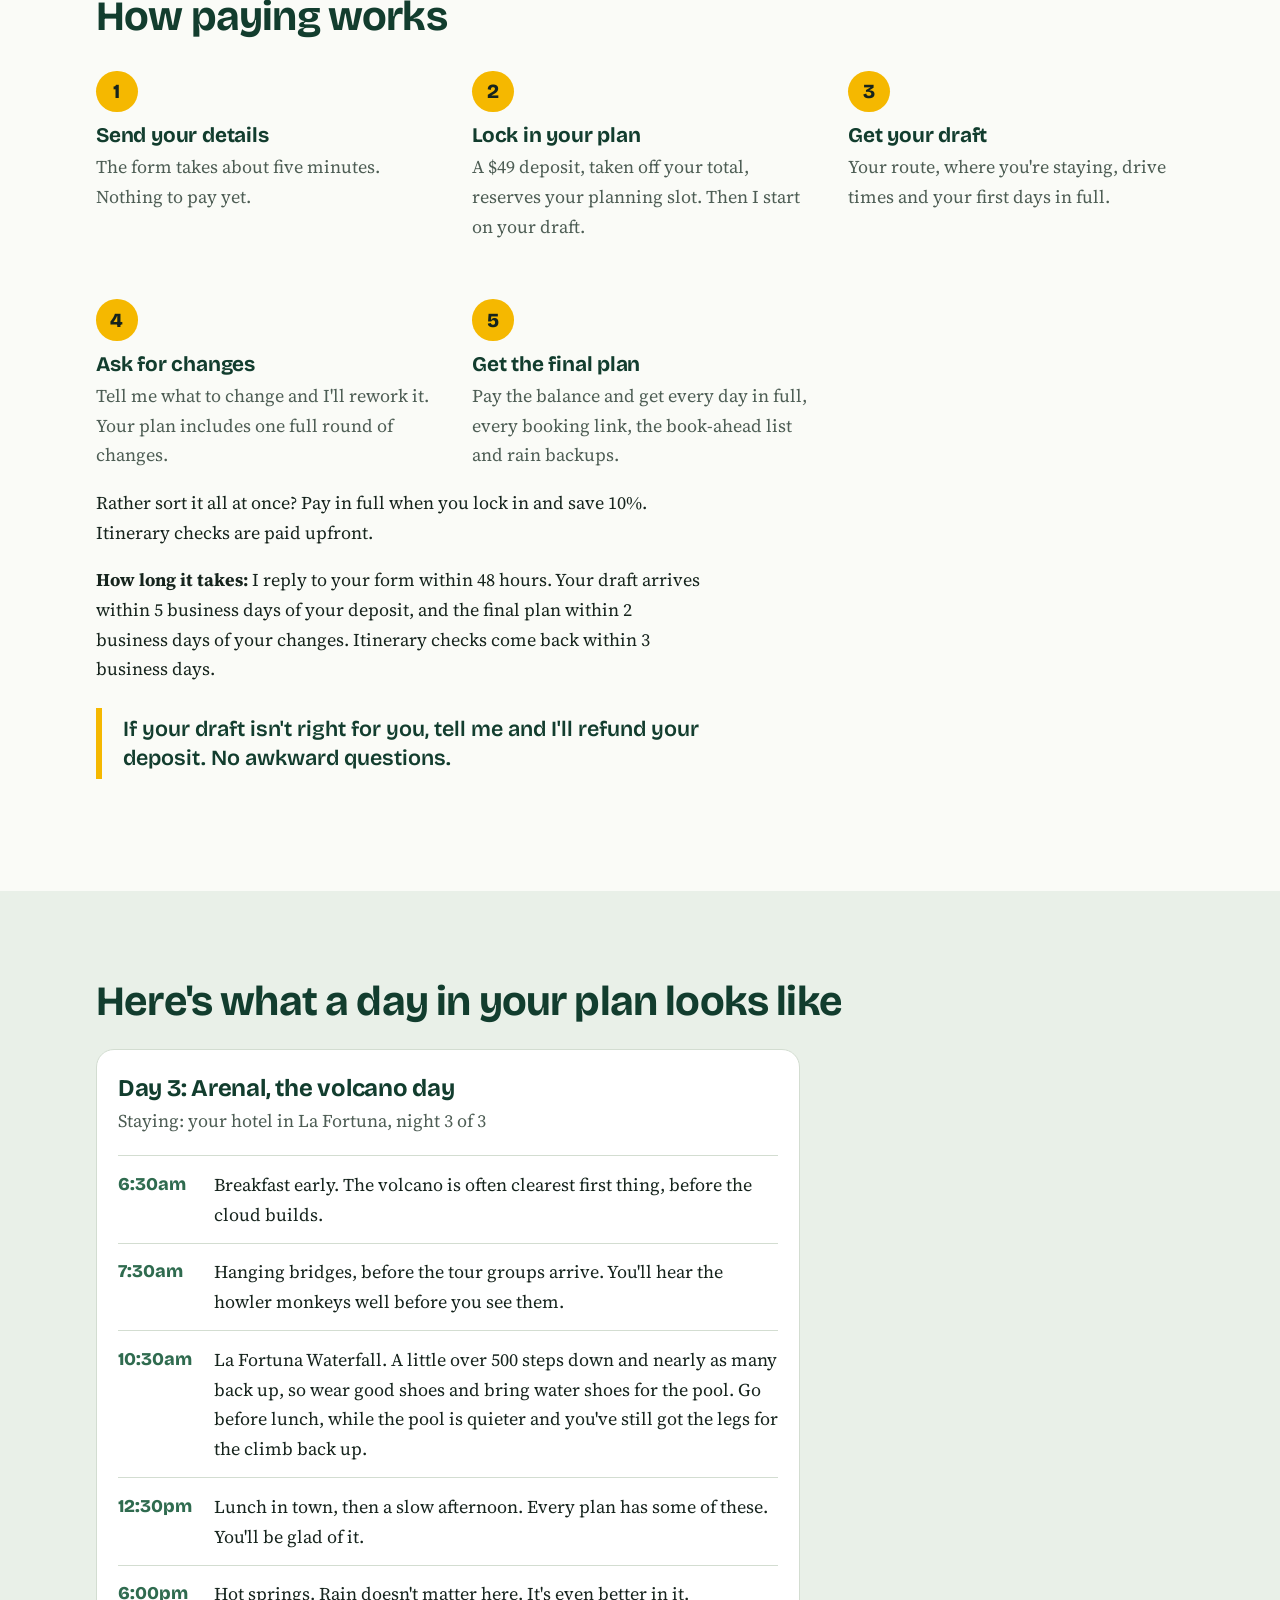
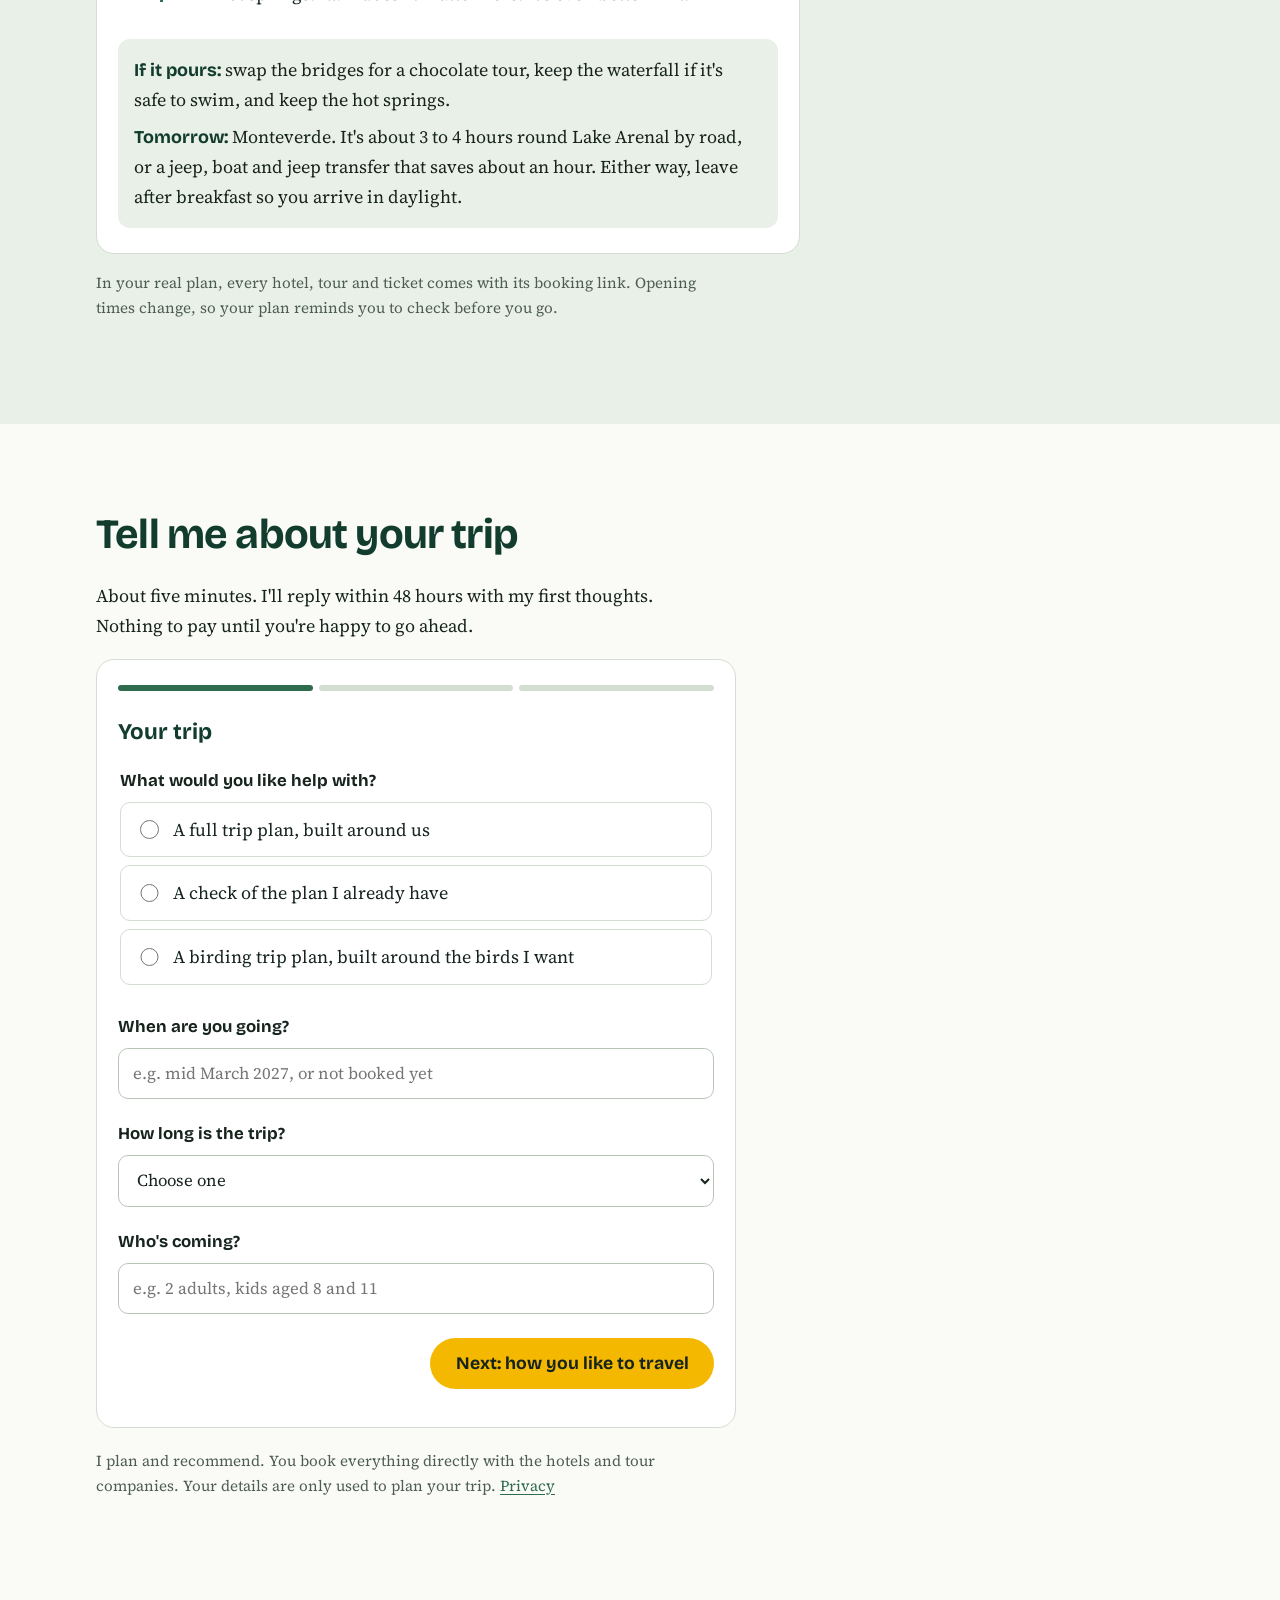
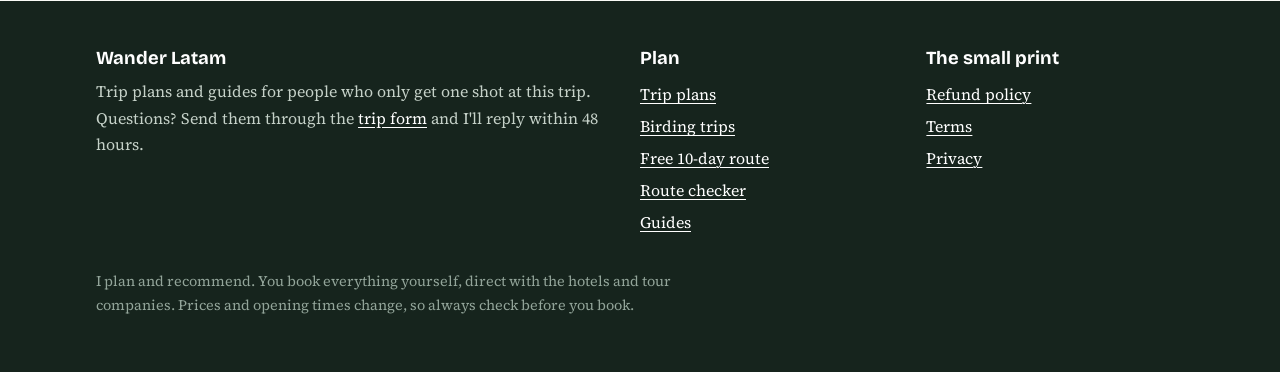
<file: plan.html>
<!doctype html>
<html lang="en">
<head>
<meta charset="utf-8">
<meta name="viewport" content="width=device-width, initial-scale=1">
<title>Custom Costa Rica Itinerary Planning | Wander Latam</title>
<meta name="description" content="A Costa Rica itinerary built around your dates, budget and pace, by someone who's planned these trips for five years. You book direct. Small deposit to start.">
<meta property="og:title" content="Custom Costa Rica Itinerary Planning | Wander Latam">
<meta property="og:description" content="A Costa Rica itinerary built around your dates, budget and pace, by someone who's planned these trips for five years. You book direct. Small deposit to start.">
<meta name="theme-color" content="#123d2e">
<link rel="preconnect" href="https://fonts.gstatic.com" crossorigin>
<link href="https://fonts.googleapis.com/css2?family=Bricolage+Grotesque:opsz,wght@12..96,500..800&family=Source+Serif+4:opsz,wght@8..60,400;8..60,600&display=swap" rel="stylesheet">
<link rel="stylesheet" href="assets/style.css">
<script src="assets/app.js" defer></script>

</head>
<body>
<div id="site-head"></div>
<main id="main">

<section class="page-head">
  <div class="wrap">
    <h1>Your Costa Rica trip, planned day by day around you.</h1>
    <p class="lead">Tell me your dates, your budget and what you're dreaming of. You get a full plan with every booking link and the order to book things in, so you can book it all yourself without second-guessing.</p>
    <div class="btn-row"><a class="btn" href="#form">Start my trip plan</a><a class="quiet-link" href="#sample">See a sample day</a></div>
  </div>
</section>

<section class="band-mist">
  <div class="wrap">
    <h2>What's in your plan</h2>
    <ul class="ticks">
      <li>Your route, in the order that wastes the least time and keeps the long drives in daylight</li>
      <li>Where to stay each night, picked for your budget and style, with booking links</li>
      <li>Real drive times between every stop, and whether a car or shuttles suit you better</li>
      <li>What to do each day, timed around the crowds and the afternoon rain</li>
      <li>The book-ahead list: which parks, tours and shuttles sell out, where to book them, and when</li>
      <li>A rain backup for every day</li>
      <li>A few places to eat near where you're staying, so you're not scrolling reviews when you're hungry</li>
      <li>Google Maps links for every stop, and a rough daily budget</li>
      <li>Packing notes for your month and your route</li>
      <li>One full round of changes, so it fits you exactly</li>
    </ul>
    <p style="margin-top:1rem">It arrives as a PDF that's easy to read on your phone, or print it if you like paper.</p>
  </div>
</section>

<section>
  <div class="wrap">
    <h2>Built for the trip you're actually taking</h2>
    <ul class="kinds">
      <li><h3>First trips</h3><p>The classics, in an order that works, without trying to see the whole country in a week.</p></li>
      <li><h3>Families</h3><p>Shorter drives, fewer hotel changes, earlier finishes, and things kids actually enjoy. Tell me their ages.</p></li>
      <li><h3>Honeymoons and milestone birthdays</h3><p>Fewer moves, better rooms, a slower pace, and the sunset and hot springs moments worth planning around.</p></li>
      <li><h3>Flights already booked</h3><p>Tell me your airports and times. I'll build the route around them, not the other way round.</p></li>
    </ul>
  </div>
</section>

<section class="band-mist">
  <div class="wrap">
    <h2>An example</h2>
    <div class="example">
      <div>
        <p class="tag">What someone might send me</p>
        <blockquote>We're a couple, 10 days, first time. We love wildlife, beaches, waterfalls and good food. Medium budget. We'd rather not drive long distances, and we want it relaxed with a bit of adventure.</blockquote>
      </div>
      <div>
        <p class="tag">What I'd suggest</p>
        <p>Two bases, not four. La Fortuna for four nights: waterfalls, hanging bridges, hot springs, and one adventure day. Then Manuel Antonio for five: the park on a morning that isn't a Tuesday, and real beach days.</p>
        <p>Shared shuttles instead of a rental car, so nobody drives. Monteverde left out on purpose. It's lovely, but for a couple who said no long drives, it adds another long transfer.</p>
      </div>
    </div>
  </div>
</section>

<section>
  <div class="wrap">
    <h2>Prices</h2>
    <label class="currency-pick">Show prices in <select data-currency aria-label="Currency"><option value="USD">USD</option><option value="CAD">CAD</option><option value="GBP">GBP</option><option value="EUR">EUR</option><option value="AUD">AUD</option></select></label><p class="price-note" data-currency-note="USD" hidden>Prices are in US dollars. Other currencies are shown as a guide, and your card converts it.</p>
    <table class="price-table">
      <tbody>
        <tr><th>Itinerary check<span class="sub">You've got a plan already. I check it, fix what's off, and flag what to book</span></th><td class="amt" data-usd="59">$59</td></tr>
        <tr><th>Trip plan, up to 7 nights<span class="sub">Short trips and add-ons</span></th><td class="amt" data-usd="169">$169</td></tr>
        <tr class="pick"><th>Trip plan, 8 to 14 nights<span class="sub">What most first trips need</span></th><td class="amt" data-usd="209">$209</td></tr>
        <tr><th>Trip plan, 15 nights or more<span class="sub">Long trips and two-coast routes</span></th><td class="amt" data-usd="259">$259</td></tr>
      </tbody>
    </table>
    <ul class="extras">
      <li><b>Birding trip?</b> Add <span data-usd="60">$60</span>, for the extra lodge, elevation and guide research. <a href="birding.html">Birding plans</a></li>
      <li><b>Going within 3 weeks?</b> Add <span data-usd="45">$45</span> and your draft arrives within 2 business days.</li>
    </ul>
    <p>For a trip most people spend thousands on, this is the part that makes sure the days are well spent.</p>

    <h2 style="margin-top:3rem">How paying works</h2>
    <ol class="steps">
      <li><h3>Send your details</h3><p>The form takes about five minutes. Nothing to pay yet.</p></li>
      <li><h3>Lock in your plan</h3><p>A <span data-usd="49">$49</span> deposit, taken off your total, reserves your planning slot. Then I start on your draft.</p></li>
      <li><h3>Get your draft</h3><p>Your route, where you're staying, drive times and your first days in full.</p></li>
      <li><h3>Ask for changes</h3><p>Tell me what to change and I'll rework it. Your plan includes one full round of changes.</p></li>
      <li><h3>Get the final plan</h3><p>Pay the balance and get every day in full, every booking link, the book-ahead list and rain backups.</p></li>
    </ol>
    <p>Rather sort it all at once? Pay in full when you lock in and save 10%. Itinerary checks are paid upfront.</p>
    <p><b>How long it takes:</b> I reply to your form within 48 hours. Your draft arrives within 5 business days of your deposit, and the final plan within 2 business days of your changes. Itinerary checks come back within 3 business days.</p>
    <p class="promise">If your draft isn't right for you, tell me and I'll refund your deposit. No awkward questions.</p>
  </div>
</section>

<section class="band-mist" id="sample">
  <div class="wrap">
    <h2>Here's what a day in your plan looks like</h2>
    <article class="sample">
      <h3>Day 3: Arenal, the volcano day</h3>
      <p class="stay">Staying: your hotel in La Fortuna, night 3 of 3</p>
      <ol class="timeline">
        <li><time>6:30am</time><p>Breakfast early. The volcano is often clearest first thing, before the cloud builds.</p></li>
        <li><time>7:30am</time><p>Hanging bridges, before the tour groups arrive. You'll hear the howler monkeys well before you see them.</p></li>
        <li><time>10:30am</time><p>La Fortuna Waterfall. A little over 500 steps down and nearly as many back up, so wear good shoes and bring water shoes for the pool. Go before lunch, while the pool is quieter and you've still got the legs for the climb back up.</p></li>
        <li><time>12:30pm</time><p>Lunch in town, then a slow afternoon. Every plan has some of these. You'll be glad of it.</p></li>
        <li><time>6:00pm</time><p>Hot springs. Rain doesn't matter here. It's even better in it.</p></li>
      </ol>
      <div class="plan-b">
        <p><span class="tag">If it pours:</span> swap the bridges for a chocolate tour, keep the waterfall if it's safe to swim, and keep the hot springs.</p>
        <p><span class="tag">Tomorrow:</span> Monteverde. It's about 3 to 4 hours round Lake Arenal by road, or a jeep, boat and jeep transfer that saves about an hour. Either way, leave after breakfast so you arrive in daylight.</p>
      </div>
    </article>
    <p class="price-note" style="margin-top:1rem">In your real plan, every hotel, tour and ticket comes with its booking link. Opening times change, so your plan reminds you to check before you go.</p>
  </div>
</section>

<section id="form">
  <div class="wrap">
    <h2>Tell me about your trip</h2>
    <p>About five minutes. I'll reply within 48 hours with my first thoughts. Nothing to pay until you're happy to go ahead.</p>
    
<form id="trip-form" class="trip-form" novalidate>
  <div class="progress" aria-hidden="true"><span></span><span></span><span></span></div>
  <div class="form-step">
    <p class="step-title">Your trip</p>
    <fieldset class="field"><legend>What would you like help with?</legend><label class="choice"><input type="radio" name="plan_type_c1a7" value="A full trip plan, built around us" required data-label="What would you like help with?"><span>A full trip plan, built around us</span></label><label class="choice"><input type="radio" name="plan_type_c1a7" value="A check of the plan I already have" required data-label="What would you like help with?"><span>A check of the plan I already have</span></label><label class="choice"><input type="radio" name="plan_type_c1a7" value="A birding trip plan, built around the birds I want" required data-label="What would you like help with?"><span>A birding trip plan, built around the birds I want</span></label></fieldset>
    <div class="field"><label for="travel_dates_d4e2">When are you going?</label><input id="travel_dates_d4e2" name="travel_dates_d4e2" type="text" placeholder="e.g. mid March 2027, or not booked yet" required data-label="When are you going?"></div>
    <div class="field"><label for="trip_length_9b3f">How long is the trip?</label><select id="trip_length_9b3f" name="trip_length_9b3f" required data-label="How long is the trip?"><option value="">Choose one</option><option value="Up to 7 nights">Up to 7 nights</option><option value="8 to 14 nights">8 to 14 nights</option><option value="15 nights or more">15 nights or more</option><option value="Not sure yet">Not sure yet</option></select></div>
    <div class="field"><label for="travellers_5a81">Who's coming?</label><input id="travellers_5a81" name="travellers_5a81" type="text" placeholder="e.g. 2 adults, kids aged 8 and 11" required data-label="Who's coming?"></div>
    <div class="form-nav"><span></span><button class="btn" data-next type="button">Next: how you like to travel</button></div>
  </div>
  <div class="form-step" hidden>
    <p class="step-title">How you like to travel</p>
    <div class="field"><label for="budget_pp_2c6d">Rough budget per person, not counting flights (US dollars) <span class="optional">(optional)</span></label><select id="budget_pp_2c6d" name="budget_pp_2c6d"><option value="">Choose one</option><option value="Under $2,000">Under $2,000</option><option value="$2,000 to $4,000">$2,000 to $4,000</option><option value="$4,000 to $7,000">$4,000 to $7,000</option><option value="Over $7,000">Over $7,000</option><option value="I'd rather talk about it">I'd rather talk about it</option></select></div>
    <fieldset class="field"><legend>What pace suits you?</legend><label class="choice"><input type="radio" name="pace_7e90" value="Slow and easy, fewer hotel changes" required data-label="What pace suits you?"><span>Slow and easy, fewer hotel changes</span></label><label class="choice"><input type="radio" name="pace_7e90" value="A good balance" required data-label="What pace suits you?"><span>A good balance</span></label><label class="choice"><input type="radio" name="pace_7e90" value="See as much as we can" required data-label="What pace suits you?"><span>See as much as we can</span></label></fieldset>
    <div class="field"><label for="perfect_trip_b2d4">What would make this trip perfect?</label><textarea id="perfect_trip_b2d4" name="perfect_trip_b2d4" placeholder="Wildlife, beaches, waterfalls, car or shuttles, anything already booked, anything you're worried about" required data-label="What would make this trip perfect?"></textarea></div>
    <p class="hint">Handy to mention: your arrival and departure airports, kids' ages, how you feel about driving, places you'd rather skip, any mobility or dietary needs, and whether it's a honeymoon or special occasion.</p>
    <div class="quote" data-quote hidden></div>
    <div class="form-nav"><button class="btn secondary" data-back type="button">Back</button><button class="btn" data-next type="button">Last step</button></div>
  </div>
  <div class="form-step" hidden>
    <p class="step-title">Where to send it</p>
    <div class="field"><label for="first_name_4f1c">First name</label><input id="first_name_4f1c" name="first_name_4f1c" type="text" placeholder="" autocomplete="given-name" required data-label="First name"></div>
    <div class="field"><label for="email_8d27">Email</label><input id="email_8d27" name="email_8d27" type="email" placeholder="This is where your plan comes" autocomplete="email" required data-label="Email"></div>
    <label class="choice"><input type="checkbox" name="subscribe_e63a"><span>Send me the odd Costa Rica tip by email too. Unsubscribe any time.</span></label>
    <div class="quote" data-quote hidden></div>
    <div class="form-nav"><button class="btn secondary" data-back type="button">Back</button><button class="btn" type="submit">Send my trip details</button></div>
  </div>
  <p class="form-error" role="alert"></p>
</form>

    <p class="price-note" style="margin-top:1.2rem;max-width:40rem">I plan and recommend. You book everything directly with the hotels and tour companies. Your details are only used to plan your trip. <a href="privacy.html">Privacy</a></p>
  </div>
</section>
</main>
<div id="site-foot" data-cta="#form" data-cta-label="Start my trip plan"></div>
</body>
</html>
</file>
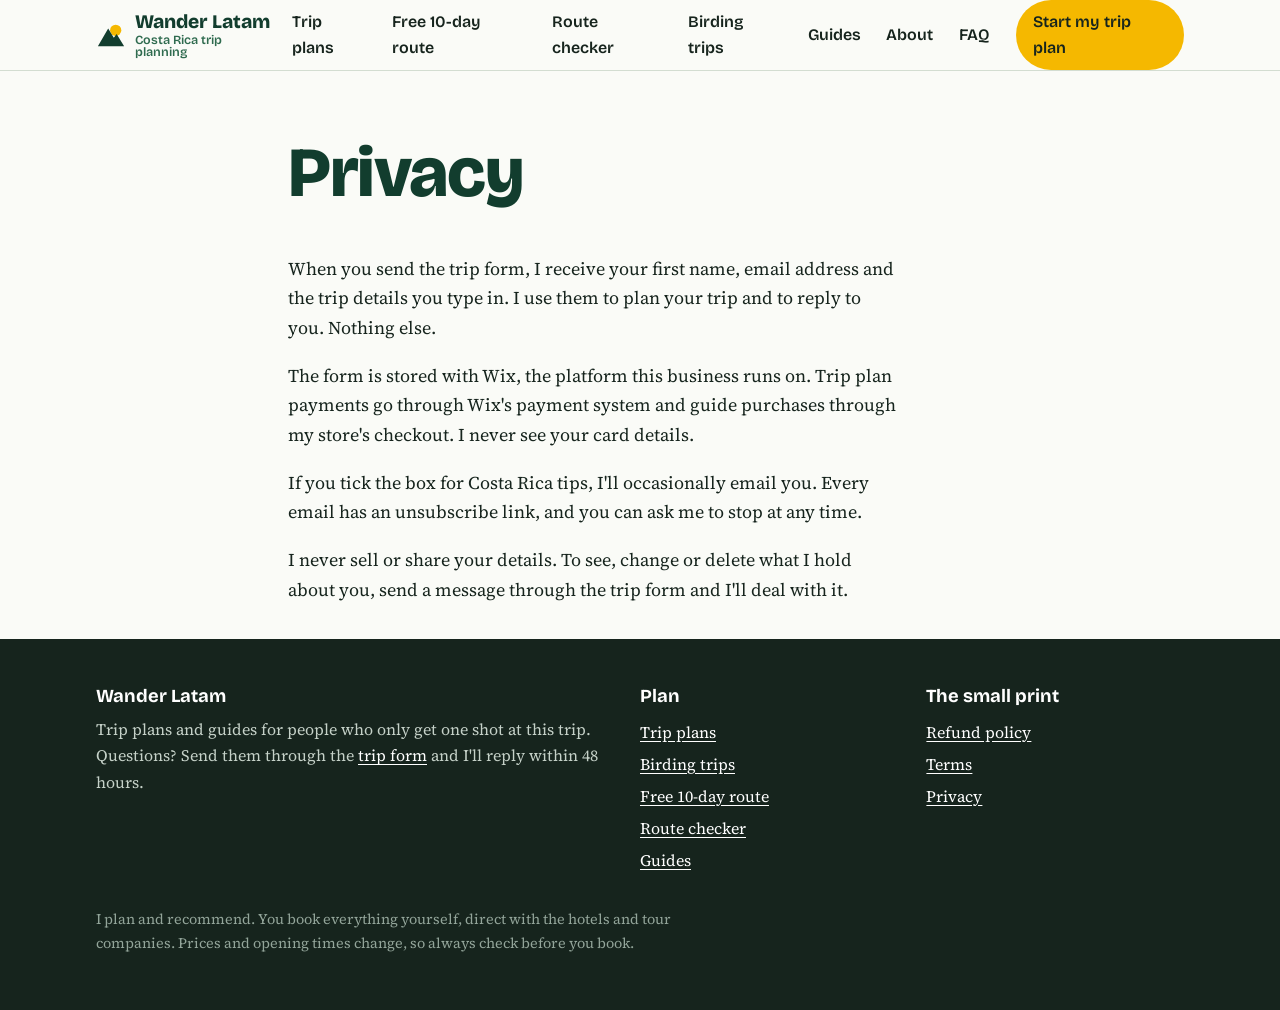
<file: privacy.html>
<!doctype html>
<html lang="en">
<head>
<meta charset="utf-8">
<meta name="viewport" content="width=device-width, initial-scale=1">
<title>Privacy | Wander Latam</title>
<meta name="description" content="What happens to the details you send.">
<meta property="og:title" content="Privacy | Wander Latam">
<meta property="og:description" content="What happens to the details you send.">
<meta name="theme-color" content="#123d2e">
<link rel="preconnect" href="https://fonts.gstatic.com" crossorigin>
<link href="https://fonts.googleapis.com/css2?family=Bricolage+Grotesque:opsz,wght@12..96,500..800&family=Source+Serif+4:opsz,wght@8..60,400;8..60,600&display=swap" rel="stylesheet">
<link rel="stylesheet" href="assets/style.css">
<script src="assets/app.js" defer></script>

</head>
<body>
<div id="site-head"></div>
<main id="main">

<section class="page-head"><div class="narrow prose">
  <h1>Privacy</h1>
  <p>When you send the trip form, I receive your first name, email address and the trip details you type in. I use them to plan your trip and to reply to you. Nothing else.</p>
  <p>The form is stored with Wix, the platform this business runs on. Trip plan payments go through Wix's payment system and guide purchases through my store's checkout. I never see your card details.</p>
  <p>If you tick the box for Costa Rica tips, I'll occasionally email you. Every email has an unsubscribe link, and you can ask me to stop at any time.</p>
  <p>I never sell or share your details. To see, change or delete what I hold about you, send a message through the trip form and I'll deal with it.</p>
</div></section>
</main>
<div id="site-foot"></div>
</body>
</html>
</file>
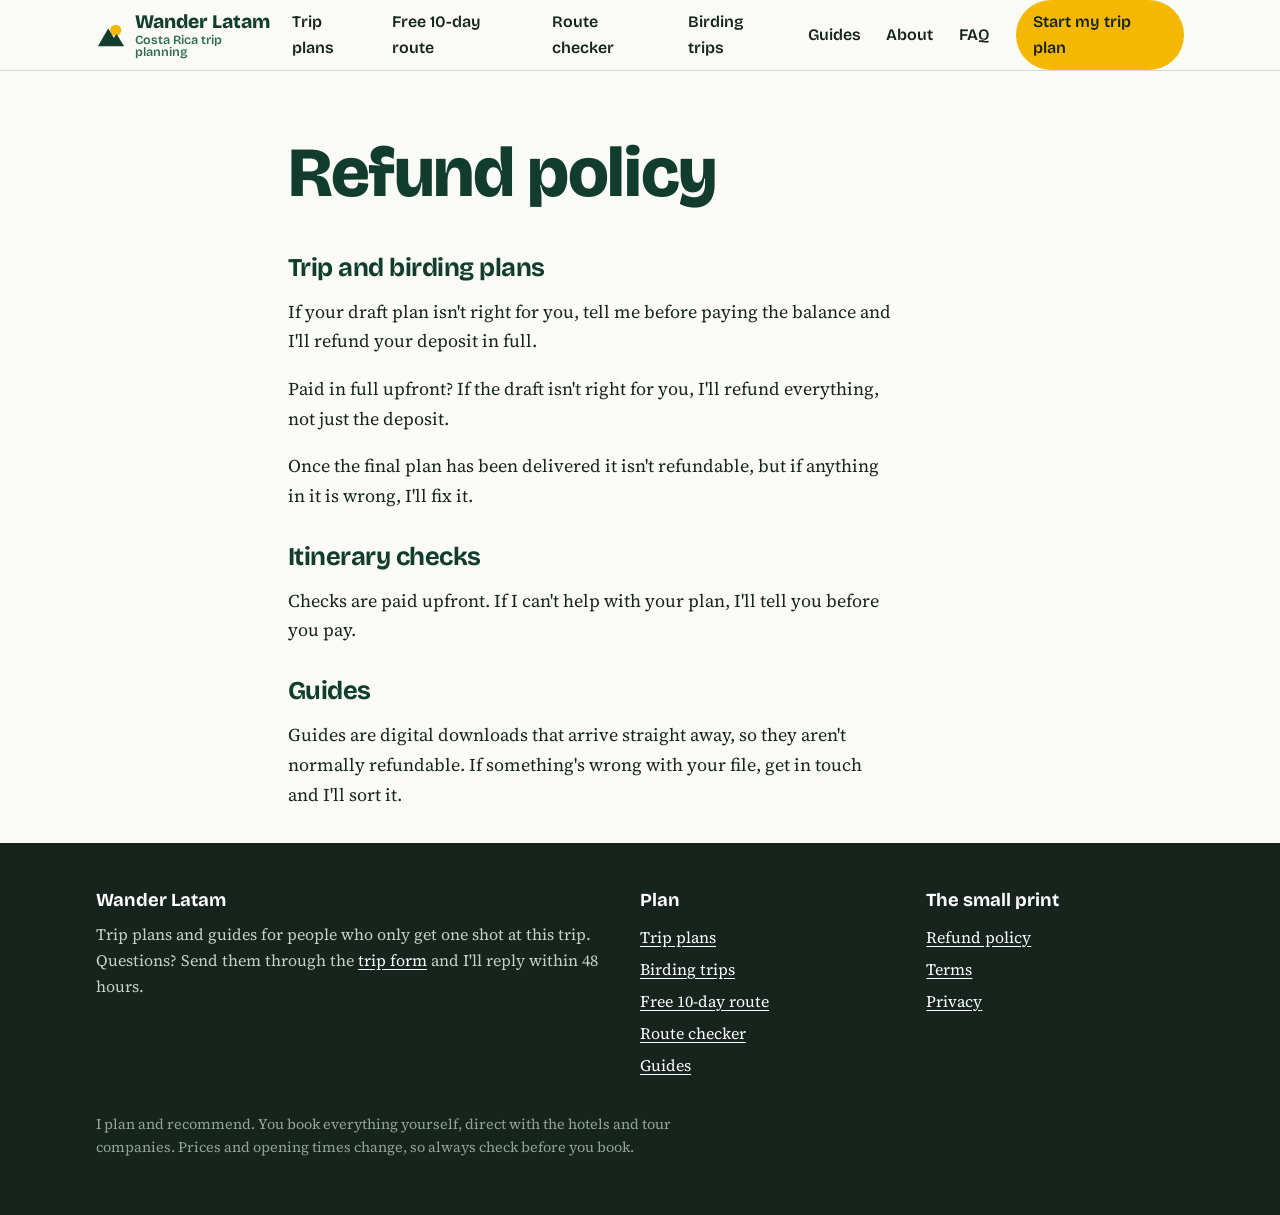
<file: refunds.html>
<!doctype html>
<html lang="en">
<head>
<meta charset="utf-8">
<meta name="viewport" content="width=device-width, initial-scale=1">
<title>Refund policy | Wander Latam</title>
<meta name="description" content="Refunds for trip plans and guides.">
<meta property="og:title" content="Refund policy | Wander Latam">
<meta property="og:description" content="Refunds for trip plans and guides.">
<meta name="theme-color" content="#123d2e">
<link rel="preconnect" href="https://fonts.gstatic.com" crossorigin>
<link href="https://fonts.googleapis.com/css2?family=Bricolage+Grotesque:opsz,wght@12..96,500..800&family=Source+Serif+4:opsz,wght@8..60,400;8..60,600&display=swap" rel="stylesheet">
<link rel="stylesheet" href="assets/style.css">
<script src="assets/app.js" defer></script>

</head>
<body>
<div id="site-head"></div>
<main id="main">

<section class="page-head"><div class="narrow prose">
  <h1>Refund policy</h1>
  <h2>Trip and birding plans</h2>
  <p>If your draft plan isn't right for you, tell me before paying the balance and I'll refund your deposit in full.</p>
  <p>Paid in full upfront? If the draft isn't right for you, I'll refund everything, not just the deposit.</p>
  <p>Once the final plan has been delivered it isn't refundable, but if anything in it is wrong, I'll fix it.</p>
  <h2>Itinerary checks</h2>
  <p>Checks are paid upfront. If I can't help with your plan, I'll tell you before you pay.</p>
  <h2>Guides</h2>
  <p>Guides are digital downloads that arrive straight away, so they aren't normally refundable. If something's wrong with your file, get in touch and I'll sort it.</p>
</div></section>
</main>
<div id="site-foot"></div>
</body>
</html>
</file>
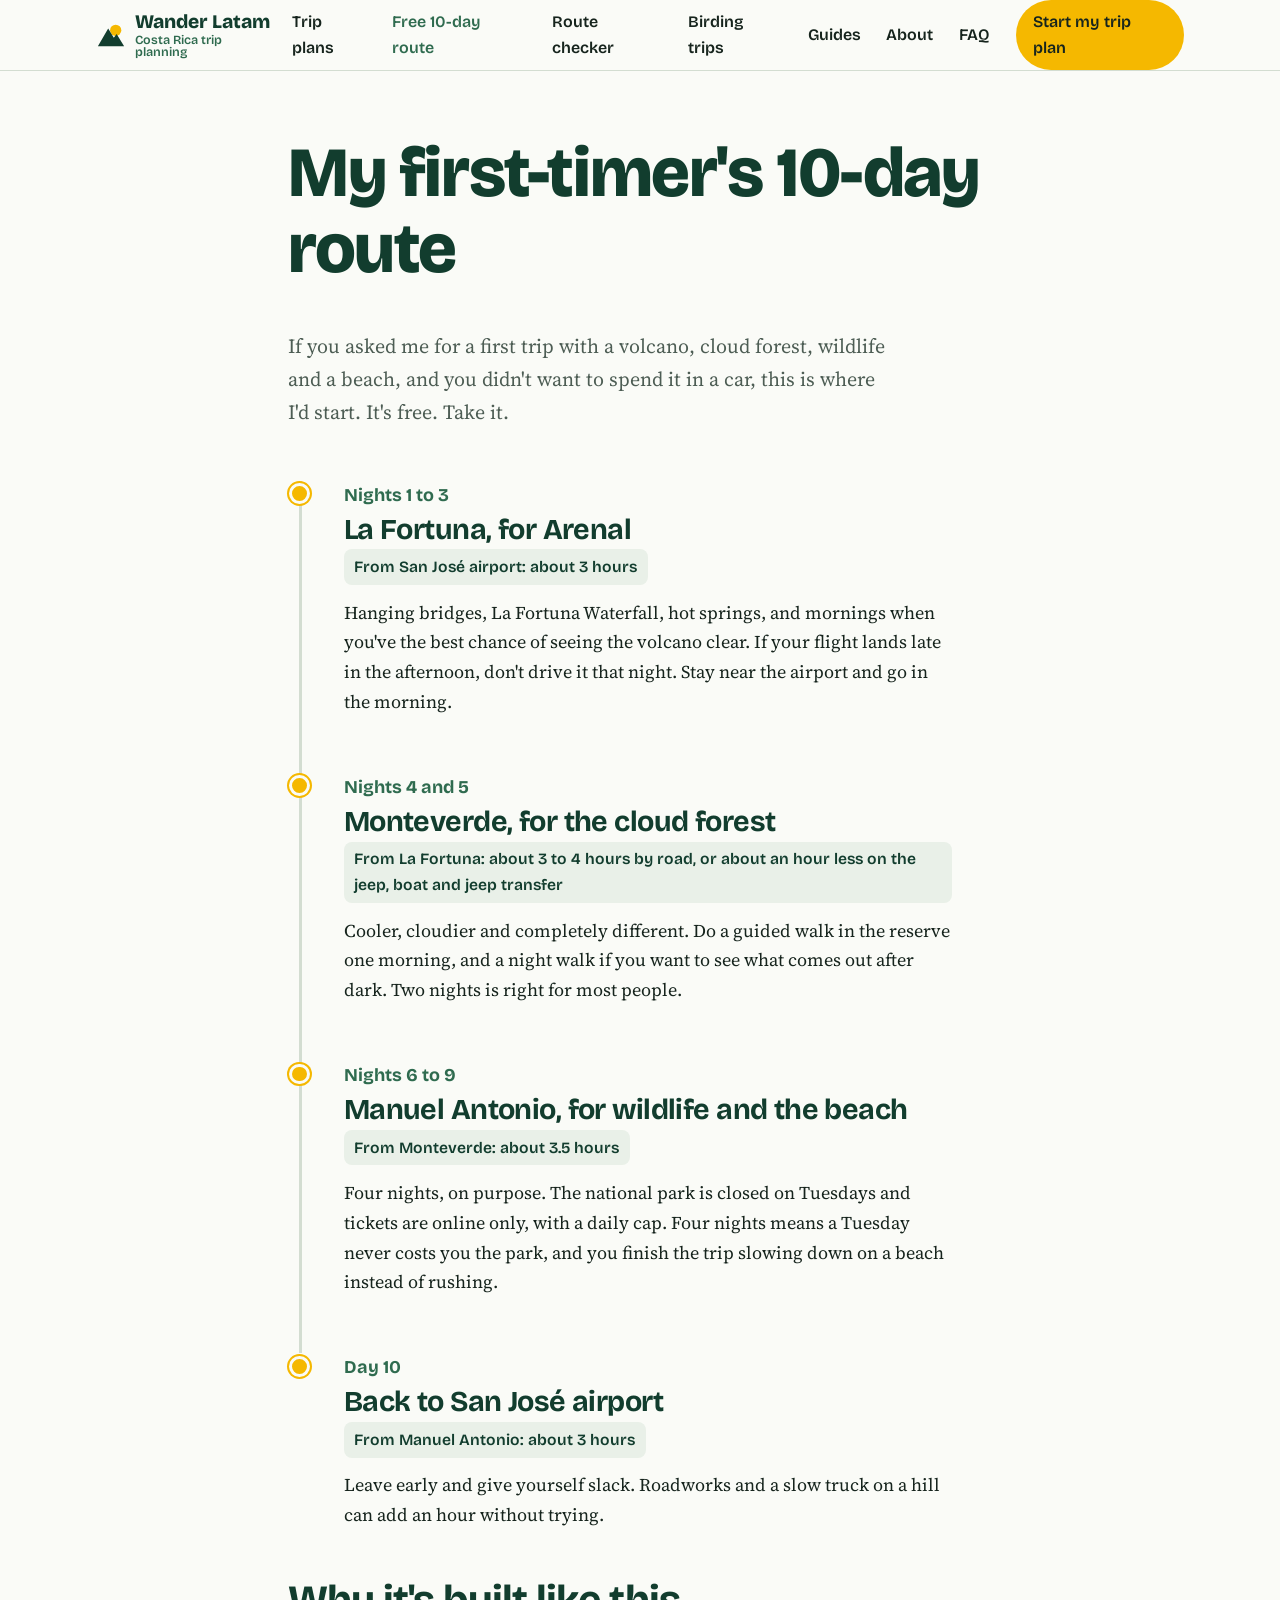
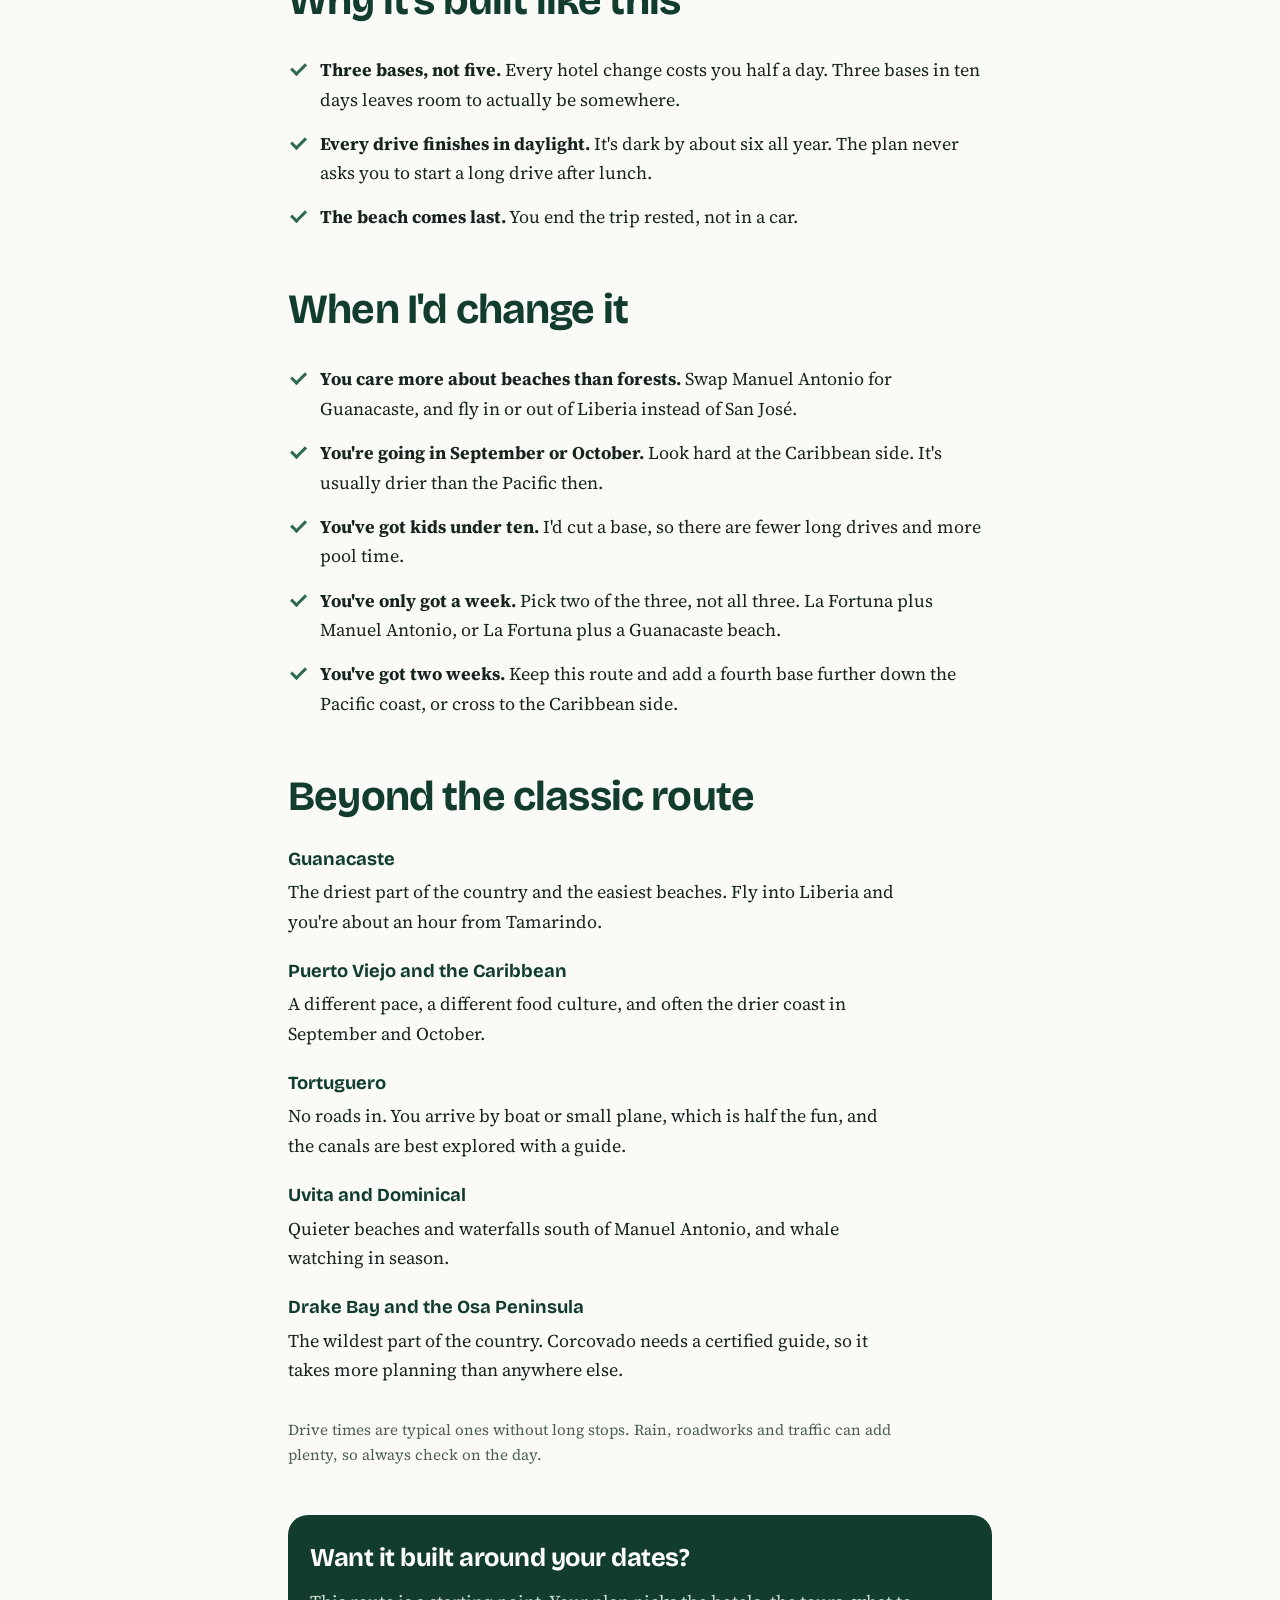
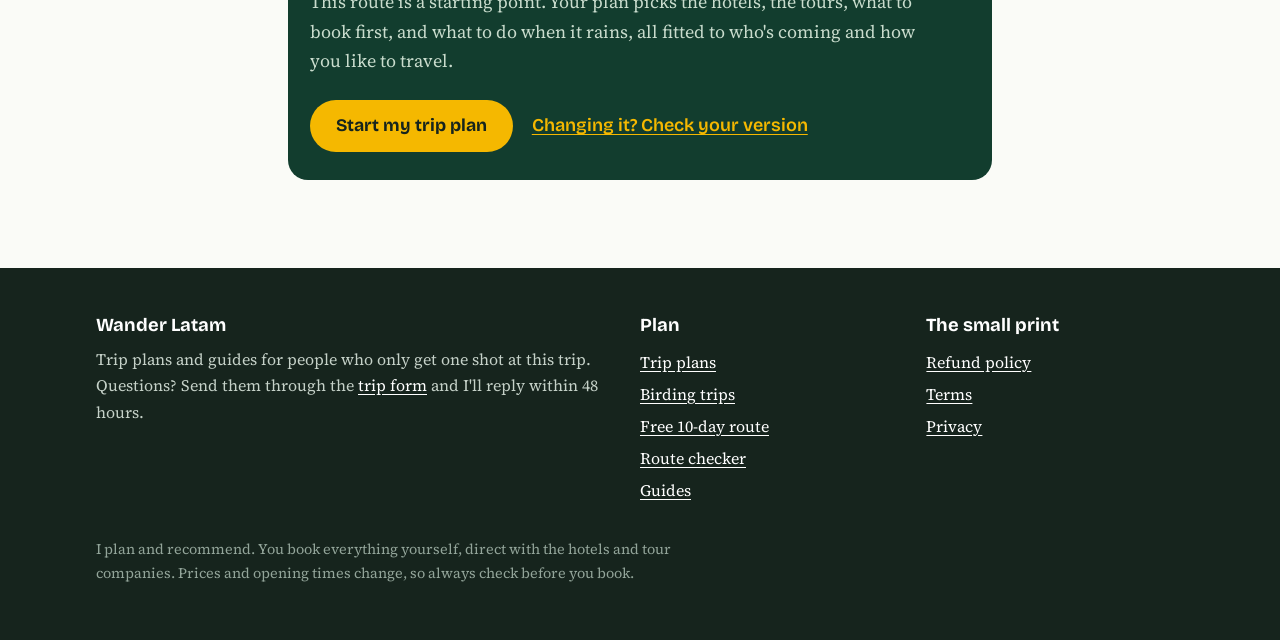
<file: route.html>
<!doctype html>
<html lang="en">
<head>
<meta charset="utf-8">
<meta name="viewport" content="width=device-width, initial-scale=1">
<title>A First-Timer's 10-Day Costa Rica Route | Wander Latam</title>
<meta name="description" content="My free 10-day Costa Rica route for a first trip: Arenal, Monteverde and Manuel Antonio, with real drive times and the mistakes to avoid.">
<meta property="og:title" content="A First-Timer's 10-Day Costa Rica Route | Wander Latam">
<meta property="og:description" content="My free 10-day Costa Rica route for a first trip: Arenal, Monteverde and Manuel Antonio, with real drive times and the mistakes to avoid.">
<meta name="theme-color" content="#123d2e">
<link rel="preconnect" href="https://fonts.gstatic.com" crossorigin>
<link href="https://fonts.googleapis.com/css2?family=Bricolage+Grotesque:opsz,wght@12..96,500..800&family=Source+Serif+4:opsz,wght@8..60,400;8..60,600&display=swap" rel="stylesheet">
<link rel="stylesheet" href="assets/style.css">
<script src="assets/app.js" defer></script>

</head>
<body>
<div id="site-head"></div>
<main id="main">

<section class="page-head">
  <div class="narrow">
    <h1>My first-timer's 10-day route</h1>
    <p class="lead">If you asked me for a first trip with a volcano, cloud forest, wildlife and a beach, and you didn't want to spend it in a car, this is where I'd start. It's free. Take it.</p>
  </div>
</section>

<section style="padding-top:1rem">
  <div class="narrow">
    <ol class="route">
      <li>
        <p class="nights">Nights 1 to 3</p>
        <h2>La Fortuna, for Arenal</h2>
        <p class="drive">From San José airport: about 3 hours</p>
        <p>Hanging bridges, La Fortuna Waterfall, hot springs, and mornings when you've the best chance of seeing the volcano clear. If your flight lands late in the afternoon, don't drive it that night. Stay near the airport and go in the morning.</p>
      </li>
      <li>
        <p class="nights">Nights 4 and 5</p>
        <h2>Monteverde, for the cloud forest</h2>
        <p class="drive">From La Fortuna: about 3 to 4 hours by road, or about an hour less on the jeep, boat and jeep transfer</p>
        <p>Cooler, cloudier and completely different. Do a guided walk in the reserve one morning, and a night walk if you want to see what comes out after dark. Two nights is right for most people.</p>
      </li>
      <li>
        <p class="nights">Nights 6 to 9</p>
        <h2>Manuel Antonio, for wildlife and the beach</h2>
        <p class="drive">From Monteverde: about 3.5 hours</p>
        <p>Four nights, on purpose. The national park is closed on Tuesdays and tickets are online only, with a daily cap. Four nights means a Tuesday never costs you the park, and you finish the trip slowing down on a beach instead of rushing.</p>
      </li>
      <li>
        <p class="nights">Day 10</p>
        <h2>Back to San José airport</h2>
        <p class="drive">From Manuel Antonio: about 3 hours</p>
        <p>Leave early and give yourself slack. Roadworks and a slow truck on a hill can add an hour without trying.</p>
      </li>
    </ol>

    <h2 style="margin-top:3rem">Why it's built like this</h2>
    <ul class="ticks">
      <li><b>Three bases, not five.</b> Every hotel change costs you half a day. Three bases in ten days leaves room to actually be somewhere.</li>
      <li><b>Every drive finishes in daylight.</b> It's dark by about six all year. The plan never asks you to start a long drive after lunch.</li>
      <li><b>The beach comes last.</b> You end the trip rested, not in a car.</li>
    </ul>

    <h2 style="margin-top:3rem">When I'd change it</h2>
    <ul class="ticks">
      <li><b>You care more about beaches than forests.</b> Swap Manuel Antonio for Guanacaste, and fly in or out of Liberia instead of San José.</li>
      <li><b>You're going in September or October.</b> Look hard at the Caribbean side. It's usually drier than the Pacific then.</li>
      <li><b>You've got kids under ten.</b> I'd cut a base, so there are fewer long drives and more pool time.</li>
      <li><b>You've only got a week.</b> Pick two of the three, not all three. La Fortuna plus Manuel Antonio, or La Fortuna plus a Guanacaste beach.</li>
      <li><b>You've got two weeks.</b> Keep this route and add a fourth base further down the Pacific coast, or cross to the Caribbean side.</li>
    </ul>

    <h2 style="margin-top:3rem">Beyond the classic route</h2>
    <dl class="places">
      <dt>Guanacaste</dt><dd>The driest part of the country and the easiest beaches. Fly into Liberia and you're about an hour from Tamarindo.</dd>
      <dt>Puerto Viejo and the Caribbean</dt><dd>A different pace, a different food culture, and often the drier coast in September and October.</dd>
      <dt>Tortuguero</dt><dd>No roads in. You arrive by boat or small plane, which is half the fun, and the canals are best explored with a guide.</dd>
      <dt>Uvita and Dominical</dt><dd>Quieter beaches and waterfalls south of Manuel Antonio, and whale watching in season.</dd>
      <dt>Drake Bay and the Osa Peninsula</dt><dd>The wildest part of the country. Corcovado needs a certified guide, so it takes more planning than anywhere else.</dd>
    </dl>

    <p class="price-note" style="margin-top:2rem">Drive times are typical ones without long stops. Rain, roadworks and traffic can add plenty, so always check on the day.</p>

    <div class="callout">
      <h2>Want it built around your dates?</h2>
      <p>This route is a starting point. Your plan picks the hotels, the tours, what to book first, and what to do when it rains, all fitted to who's coming and how you like to travel.</p>
      <div class="btn-row"><a class="btn" href="plan.html#form">Start my trip plan</a><a class="quiet-link" href="check.html">Changing it? Check your version</a></div>
    </div>
  </div>
</section>
</main>
<div id="site-foot"></div>
</body>
</html>
</file>
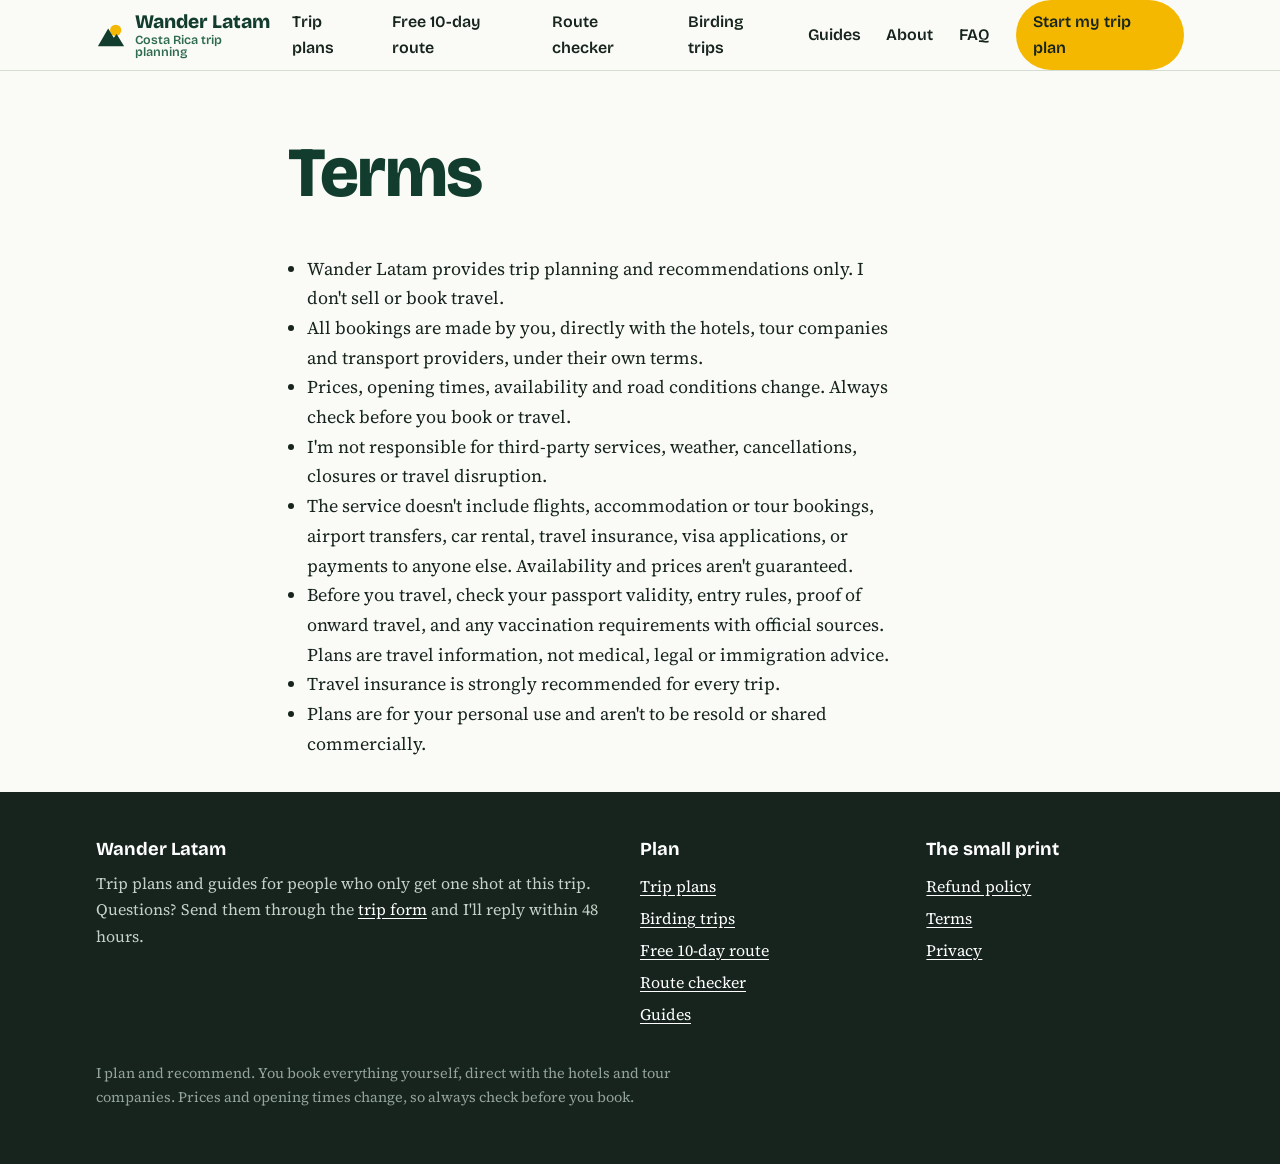
<file: terms.html>
<!doctype html>
<html lang="en">
<head>
<meta charset="utf-8">
<meta name="viewport" content="width=device-width, initial-scale=1">
<title>Terms | Wander Latam</title>
<meta name="description" content="Terms for trip planning and guides.">
<meta property="og:title" content="Terms | Wander Latam">
<meta property="og:description" content="Terms for trip planning and guides.">
<meta name="theme-color" content="#123d2e">
<link rel="preconnect" href="https://fonts.gstatic.com" crossorigin>
<link href="https://fonts.googleapis.com/css2?family=Bricolage+Grotesque:opsz,wght@12..96,500..800&family=Source+Serif+4:opsz,wght@8..60,400;8..60,600&display=swap" rel="stylesheet">
<link rel="stylesheet" href="assets/style.css">
<script src="assets/app.js" defer></script>

</head>
<body>
<div id="site-head"></div>
<main id="main">

<section class="page-head"><div class="narrow prose">
  <h1>Terms</h1>
  <ul>
    <li>Wander Latam provides trip planning and recommendations only. I don't sell or book travel.</li>
    <li>All bookings are made by you, directly with the hotels, tour companies and transport providers, under their own terms.</li>
    <li>Prices, opening times, availability and road conditions change. Always check before you book or travel.</li>
    <li>I'm not responsible for third-party services, weather, cancellations, closures or travel disruption.</li>
    <li>The service doesn't include flights, accommodation or tour bookings, airport transfers, car rental, travel insurance, visa applications, or payments to anyone else. Availability and prices aren't guaranteed.</li>
    <li>Before you travel, check your passport validity, entry rules, proof of onward travel, and any vaccination requirements with official sources. Plans are travel information, not medical, legal or immigration advice.</li>
    <li>Travel insurance is strongly recommended for every trip.</li>
    <li>Plans are for your personal use and aren't to be resold or shared commercially.</li>
  </ul>
</div></section>
</main>
<div id="site-foot"></div>
</body>
</html>
</file>
<file: assets/style.css>
:root {
  --canopy: #123d2e;
  --moss: #2f6b4f;
  --fern: #4f8a63;
  --mist: #e9f0e8;
  --paper: #fafbf7;
  --toucan: #f5b800;
  --toucan-deep: #d99f00;
  --ink: #16241d;
  --muted: #4d5d54;
  --lost: #c6ccc4;
  --line: #d3ddd1;
  --display: "Bricolage Grotesque", "Helvetica Neue", Arial, sans-serif;
  --body: "Source Serif 4", Georgia, "Times New Roman", serif;
  --measure: 38rem;
  --wide: 68rem;
}

*,
*::before,
*::after { box-sizing: border-box; }

html { -webkit-text-size-adjust: 100%; }

body {
  margin: 0;
  background: var(--paper);
  color: var(--ink);
  font-family: var(--body);
  font-size: 1.125rem;
  line-height: 1.65;
  padding-bottom: 5rem;
}

@media (min-width: 900px) {
  body { padding-bottom: 0; }
}

img { max-width: 100%; display: block; }

a { color: var(--moss); text-underline-offset: 0.18em; }
a:hover { color: var(--canopy); }

:focus-visible {
  outline: 3px solid var(--toucan);
  outline-offset: 3px;
  border-radius: 4px;
}

h1, h2, h3 {
  font-family: var(--display);
  line-height: 1.08;
  letter-spacing: -0.02em;
  margin: 0 0 0.6em;
  color: var(--canopy);
}

h1 { font-size: clamp(2.4rem, 7vw, 4.4rem); font-weight: 800; }
h2 { font-size: clamp(1.75rem, 4.4vw, 2.6rem); font-weight: 700; }
h3 { font-size: 1.3rem; font-weight: 700; letter-spacing: -0.01em; }

p { margin: 0 0 1em; max-width: var(--measure); }

.wrap { width: min(100% - 2.5rem, var(--wide)); margin-inline: auto; }
.narrow { width: min(100% - 2.5rem, 44rem); margin-inline: auto; }

/* Header */
.site-head {
  position: sticky;
  top: 0;
  z-index: 20;
  background: rgba(250, 251, 247, 0.96);
  border-bottom: 1px solid var(--line);
}

.head-row {
  display: flex;
  align-items: center;
  justify-content: space-between;
  gap: 1rem;
  min-height: 4rem;
}

.brand {
  font-family: var(--display);
  font-weight: 800;
  font-size: 1.2rem;
  color: var(--canopy);
  text-decoration: none;
  line-height: 1;
  display: flex;
  align-items: center;
  gap: 0.55rem;
}

.brand small {
  display: block;
  font-weight: 600;
  font-size: 0.78rem;
  color: var(--moss);
  margin-top: 0.2rem;
  letter-spacing: 0;
}

.brand-mark { width: 30px; height: 30px; flex: none; }

.nav-toggle {
  font: 600 1rem var(--display);
  background: none;
  border: 2px solid var(--canopy);
  color: var(--canopy);
  border-radius: 999px;
  padding: 0.45rem 1rem;
  cursor: pointer;
}

.site-nav { display: none; }
.site-nav.open {
  display: block;
  position: absolute;
  left: 0;
  right: 0;
  top: 100%;
  background: var(--paper);
  border-bottom: 1px solid var(--line);
  padding: 0.5rem 1.25rem 1.25rem;
}

.site-nav ul { list-style: none; margin: 0; padding: 0; }
.site-nav a {
  display: block;
  font-family: var(--display);
  font-weight: 600;
  font-size: 1.15rem;
  color: var(--ink);
  text-decoration: none;
  padding: 0.7rem 0;
  border-bottom: 1px solid var(--line);
}
.site-nav a[aria-current="page"] { color: var(--moss); }

@media (min-width: 900px) {
  .nav-toggle { display: none; }
  .site-nav, .site-nav.open {
    display: block;
    position: static;
    padding: 0;
    border: 0;
    background: none;
  }
  .site-nav ul { display: flex; gap: 1.6rem; align-items: center; }
  .site-nav a { border: 0; padding: 0.3rem 0; font-size: 1rem; }
  .site-nav a.nav-cta {
    background: var(--toucan);
    color: var(--ink);
    padding: 0.55rem 1.1rem;
    border-radius: 999px;
  }
}

/* Buttons */
.btn {
  display: inline-block;
  font-family: var(--display);
  font-weight: 700;
  font-size: 1.1rem;
  text-decoration: none;
  background: var(--toucan);
  color: var(--ink);
  border: 0;
  border-radius: 999px;
  padding: 0.95rem 1.6rem;
  cursor: pointer;
  line-height: 1.2;
}
.btn:hover { background: var(--toucan-deep); color: var(--ink); }
.btn.secondary {
  background: transparent;
  border: 2px solid var(--canopy);
  color: var(--canopy);
  padding: 0.85rem 1.45rem;
}
.btn.secondary:hover { background: var(--canopy); color: var(--paper); }

.btn-row { display: flex; flex-wrap: wrap; gap: 0.8rem 1.2rem; align-items: center; margin-top: 1.5rem; }
.quiet-link { font-family: var(--display); font-weight: 600; }

/* Sticky mobile CTA */
.sticky-cta {
  position: fixed;
  left: 0.75rem;
  right: 0.75rem;
  bottom: 0.75rem;
  z-index: 30;
  text-align: center;
  box-shadow: 0 6px 24px rgba(18, 61, 46, 0.25);
  transform: translateY(160%);
  transition: transform 0.25s ease-out;
}
.sticky-cta.show { transform: none; }
@media (prefers-reduced-motion: reduce) { .sticky-cta { transition: none; } }
@media (min-width: 900px) { .sticky-cta { display: none; } }

/* Sections */
section { padding: 3.5rem 0; }
@media (min-width: 900px) { section { padding: 5.5rem 0; } }

.band-mist { background: var(--mist); }
.band-canopy { background: var(--canopy); color: #e6efe7; }
.band-canopy h2, .band-canopy h3 { color: #fff; }
.band-canopy a { color: var(--toucan); }
.band-canopy a.btn, .band-canopy a.btn:hover { color: var(--ink); }

.lead { font-size: 1.25rem; color: var(--muted); }
.band-canopy .lead { color: #c9dccd; }

/* Hero */
.hero { padding-top: 2.5rem; }
.hero-grid { display: grid; gap: 2.5rem; }
@media (min-width: 900px) {
  .hero { padding-top: 4.5rem; }
  .hero-grid { grid-template-columns: 1.15fr 1fr; align-items: center; gap: 4rem; }
}

/* The ten-day strip: the signature element */
.days {
  background: var(--canopy);
  color: #e6efe7;
  border-radius: 22px;
  padding: 1.5rem 1.25rem 1.4rem;
}
.days h2 {
  color: #fff;
  font-size: 1.05rem;
  letter-spacing: 0;
  margin-bottom: 1.1rem;
  font-weight: 600;
}
.days-row { margin-bottom: 1.2rem; }
.days-row:last-of-type { margin-bottom: 0.4rem; }
.days-label {
  font-family: var(--display);
  font-weight: 600;
  font-size: 0.95rem;
  margin-bottom: 0.45rem;
  display: flex;
  justify-content: space-between;
  gap: 1rem;
}
.days-label span:last-child { color: #a9c6b2; font-weight: 500; }
.day-tiles {
  display: grid;
  grid-template-columns: repeat(10, 1fr);
  gap: 5px;
  list-style: none;
  margin: 0;
  padding: 0;
}
.day-tiles li {
  aspect-ratio: 1;
  border-radius: 6px;
  background: var(--fern);
  position: relative;
}
.day-tiles li.good { background: var(--toucan); }
.day-tiles li.lost { background: transparent; border: 2px dashed #6f8c7a; }
.days-key {
  list-style: none;
  padding: 0;
  margin: 0.9rem 0 0;
  font-size: 0.95rem;
  color: #c9dccd;
  line-height: 1.5;
}
.days-key li { padding-left: 1.4rem; position: relative; }
.days-key li::before {
  content: "";
  position: absolute;
  left: 0;
  top: 0.4em;
  width: 0.8rem;
  height: 0.8rem;
  border: 2px dashed #6f8c7a;
  border-radius: 3px;
}

@media (prefers-reduced-motion: no-preference) {
  .days-row.yours .day-tiles li {
    animation: fill 0.5s ease-out both;
    animation-delay: calc(0.6s + var(--i) * 0.07s);
  }
  @keyframes fill {
    from { background: var(--fern); transform: scale(0.85); }
    to { background: var(--toucan); transform: scale(1); }
  }
}

/* Problem list */
.losses { list-style: none; padding: 0; margin: 1.5rem 0 0; max-width: 46rem; }
.losses li {
  padding: 1.1rem 0 1.1rem 2.6rem;
  border-top: 1px solid var(--line);
  position: relative;
}
.losses li:last-child { border-bottom: 1px solid var(--line); }
.losses li::before {
  content: "";
  position: absolute;
  left: 0;
  top: 1.35rem;
  width: 1.3rem;
  height: 1.3rem;
  border: 2px dashed var(--muted);
  border-radius: 5px;
}
.losses strong { font-family: var(--display); font-weight: 700; color: var(--canopy); }

/* Doors: three routes, stacked rows not cards */
.doors { list-style: none; padding: 0; margin: 2rem 0 0; }
.door {
  display: grid;
  gap: 0.6rem;
  padding: 1.6rem 0;
  border-top: 2px solid var(--canopy);
}
.door:last-child { border-bottom: 2px solid var(--canopy); }
.door h3 { margin: 0; font-size: 1.6rem; }
.door p { margin: 0; color: var(--muted); }
.door .btn { justify-self: start; margin-top: 0.4rem; }
@media (min-width: 900px) {
  .door { grid-template-columns: 15rem 1fr 13rem; align-items: center; gap: 2.5rem; }
  .door .btn { margin: 0; justify-self: end; }
}

/* Steps (a real sequence) */
.steps { list-style: none; padding: 0; margin: 2rem 0 0; counter-reset: step; display: grid; gap: 1.8rem; }
@media (min-width: 900px) { .steps { grid-template-columns: repeat(3, 1fr); gap: 2.5rem; } }
.steps li { counter-increment: step; }
.steps li::before {
  content: counter(step);
  display: grid;
  place-items: center;
  width: 2.6rem;
  height: 2.6rem;
  border-radius: 50%;
  background: var(--toucan);
  color: var(--ink);
  font: 800 1.25rem var(--display);
  margin-bottom: 0.8rem;
}
.steps h3 { margin-bottom: 0.3rem; }
.steps p { color: var(--muted); }
.band-canopy .steps p { color: #c9dccd; }

/* Plain lists */
.ticks { list-style: none; padding: 0; margin: 1.2rem 0 0; max-width: 44rem; }
.ticks li { padding: 0.45rem 0 0.45rem 2rem; position: relative; }
.ticks li::before {
  content: "";
  position: absolute;
  left: 0.2rem;
  top: 0.95rem;
  width: 0.95rem;
  height: 0.55rem;
  border-left: 3px solid var(--moss);
  border-bottom: 3px solid var(--moss);
  transform: rotate(-45deg);
}
.band-canopy .ticks li::before { border-color: var(--toucan); }

/* Proof */
.proof {
  font-family: var(--display);
  font-size: clamp(1.5rem, 4vw, 2.2rem);
  font-weight: 700;
  color: var(--canopy);
  line-height: 1.2;
  max-width: 34rem;
  margin: 0;
}

/* Prices */
.price-table { width: 100%; border-collapse: collapse; margin: 1.5rem 0 0.8rem; max-width: 46rem; }
.price-table th, .price-table td { text-align: left; padding: 1rem 0.5rem 1rem 0; border-bottom: 1px solid var(--line); vertical-align: top; }
.price-table th { font-family: var(--display); font-weight: 700; color: var(--canopy); font-size: 1.1rem; }
.price-table td.amt { text-align: right; white-space: nowrap; font-family: var(--display); font-weight: 800; font-size: 1.3rem; color: var(--canopy); }
.price-table .sub { display: block; font-family: var(--body); font-weight: 400; font-size: 1rem; color: var(--muted); }
.price-note { font-size: 0.95rem; color: var(--muted); }

.currency-pick {
  display: inline-flex;
  align-items: center;
  gap: 0.5rem;
  font-size: 0.95rem;
  color: var(--muted);
}
.currency-pick select {
  font: 600 0.95rem var(--display);
  padding: 0.35rem 0.6rem;
  border: 1.5px solid var(--line);
  border-radius: 8px;
  background: #fff;
  color: var(--ink);
}

/* Promise */
.promise {
  border-left: 6px solid var(--toucan);
  padding: 0.4rem 0 0.4rem 1.3rem;
  font-family: var(--display);
  font-weight: 600;
  font-size: 1.35rem;
  line-height: 1.35;
  color: var(--canopy);
  max-width: 40rem;
  margin: 1.5rem 0;
}

/* Sample day: shaped like a real plan page */
.sample {
  background: #fff;
  border: 1px solid var(--line);
  border-radius: 18px;
  padding: 1.6rem 1.3rem;
  max-width: 44rem;
  margin-top: 1.5rem;
}
.sample h3 { font-size: 1.5rem; margin-bottom: 0.3rem; }
.sample .stay { color: var(--muted); margin-bottom: 1.2rem; }
.timeline { list-style: none; padding: 0; margin: 0; }
.timeline li { display: grid; grid-template-columns: 5.2rem 1fr; gap: 0.8rem; padding: 0.85rem 0; border-top: 1px solid var(--line); }
.timeline time { font-family: var(--display); font-weight: 800; color: var(--moss); }
.timeline p { margin: 0; }
.sample .plan-b { margin-top: 1rem; padding: 1rem; background: var(--mist); border-radius: 12px; }
.sample .plan-b p { margin: 0 0 0.4rem; }
.sample .plan-b p:last-child { margin: 0; }
.tag { font-family: var(--display); font-weight: 700; color: var(--canopy); }

/* Form */
.trip-form {
  background: #fff;
  border: 1px solid var(--line);
  border-radius: 18px;
  padding: 1.6rem 1.3rem;
  max-width: 40rem;
}
.progress { display: flex; gap: 6px; margin-bottom: 1.4rem; }
.progress span { flex: 1; height: 6px; border-radius: 3px; background: var(--line); }
.progress span.done { background: var(--moss); }
.step-title { font-family: var(--display); font-weight: 700; font-size: 1.4rem; color: var(--canopy); margin: 0 0 1rem; }
.field { margin-bottom: 1.3rem; border: 0; padding: 0; }
.field > label:not(.choice), .field legend {
  display: block;
  font-family: var(--display);
  font-weight: 700;
  font-size: 1.05rem;
  margin-bottom: 0.45rem;
  color: var(--ink);
  padding: 0;
}
.field input[type="text"],
.field input[type="email"],
.field select,
.field textarea {
  width: 100%;
  font: 1.05rem var(--body);
  padding: 0.8rem 0.9rem;
  border: 1.5px solid #b9c6b7;
  border-radius: 10px;
  background: #fff;
  color: var(--ink);
}
.field textarea { min-height: 8rem; resize: vertical; }
.field input:focus, .field select:focus, .field textarea:focus { border-color: var(--moss); outline: 3px solid rgba(245, 184, 0, 0.55); outline-offset: 1px; }
.choice { display: flex; align-items: flex-start; gap: 0.7rem; padding: 0.75rem 0.9rem; border: 1.5px solid var(--line); border-radius: 10px; margin-bottom: 0.5rem; cursor: pointer; }
.choice input { margin-top: 0.35rem; width: 1.15rem; height: 1.15rem; accent-color: var(--moss); flex: none; }
.choice:has(input:checked) { border-color: var(--moss); background: var(--mist); }
.hint { font-size: 0.95rem; color: var(--muted); margin: 0.3rem 0 0; }
.form-nav { display: flex; gap: 0.8rem; justify-content: space-between; align-items: center; margin-top: 1.5rem; flex-wrap: wrap; }
.form-error { color: #8a2c12; font-weight: 600; margin: 0.8rem 0 0; }
.form-done h3 { font-size: 1.6rem; }
.optional { font-weight: 500; color: var(--muted); font-size: 0.95rem; }

/* FAQ */
.faq details { border-top: 1px solid var(--line); padding: 1rem 0; max-width: 44rem; }
.faq details:last-child { border-bottom: 1px solid var(--line); }
.faq summary {
  font-family: var(--display);
  font-weight: 700;
  font-size: 1.15rem;
  color: var(--canopy);
  cursor: pointer;
  list-style: none;
  padding-right: 2rem;
  position: relative;
}
.faq summary::-webkit-details-marker { display: none; }
.faq summary::after {
  content: "+";
  position: absolute;
  right: 0.2rem;
  top: -0.1rem;
  font-size: 1.5rem;
  color: var(--moss);
}
.faq details[open] summary::after { content: "\2212"; }
.faq details p { margin: 0.8rem 0 0; }

/* Guides */
.guide { display: grid; gap: 1.5rem; padding: 2.2rem 0; border-top: 2px solid var(--canopy); }
.guide:last-of-type { border-bottom: 2px solid var(--canopy); }
@media (min-width: 900px) { .guide { grid-template-columns: 15rem 1fr; gap: 3rem; } }
.cover {
  aspect-ratio: 3 / 4;
  border-radius: 10px;
  padding: 1.2rem;
  display: flex;
  flex-direction: column;
  justify-content: space-between;
  font-family: var(--display);
  max-width: 15rem;
}
.cover.first { background: var(--canopy); color: #fff; }
.cover.bird { background: var(--toucan); color: var(--canopy); }
.cover b { font-size: 1.45rem; line-height: 1.1; font-weight: 800; }
.cover span { font-size: 0.9rem; font-weight: 600; }
.status { font-family: var(--display); font-weight: 700; color: var(--moss); }

/* Footer */
.site-foot { background: var(--ink); color: #c5d1c8; padding: 3rem 0 2.5rem; font-size: 1rem; }
.site-foot a { color: #fff; }
.foot-grid { display: grid; gap: 1.8rem; }
@media (min-width: 900px) { .foot-grid { grid-template-columns: 2fr 1fr 1fr; } }
.site-foot h2 { color: #fff; font-size: 1.15rem; letter-spacing: 0; margin-bottom: 0.6rem; }
.site-foot ul { list-style: none; margin: 0; padding: 0; line-height: 2; }
.small { font-size: 0.9rem; color: #93a59a; margin-top: 2rem; }

/* Prose pages */
.prose h2 { margin-top: 2rem; font-size: 1.6rem; }
.prose ul { padding-left: 1.2rem; max-width: var(--measure); }
.page-head { padding-top: 2.5rem; padding-bottom: 1rem; }
@media (min-width: 900px) { .page-head { padding-top: 4rem; } }

.visually-hidden {
  position: absolute !important;
  width: 1px; height: 1px;
  overflow: hidden;
  clip: rect(0 0 0 0);
  white-space: nowrap;
}

/* Note from Joel */
.note h2 { font-size: clamp(1.5rem, 3.6vw, 2rem); }
.note p { font-size: 1.2rem; }
.sign {
  font-family: var(--display);
  font-weight: 800;
  font-size: 1.6rem;
  color: var(--moss);
  margin: 0.4rem 0 0;
  transform: rotate(-3deg);
  transform-origin: left;
  display: inline-block;
}

/* Free route */
.route { list-style: none; padding: 0; margin: 0; position: relative; }
.route li {
  position: relative;
  padding: 0 0 2.4rem 2.6rem;
  border-left: 3px solid var(--line);
  margin-left: 0.7rem;
}
.route li:last-child { border-left-color: transparent; padding-bottom: 0; }
.route li::before {
  content: "";
  position: absolute;
  left: -0.8rem;
  top: 0.15rem;
  width: 1.3rem;
  height: 1.3rem;
  border-radius: 50%;
  background: var(--toucan);
  border: 3px solid var(--paper);
  box-shadow: 0 0 0 2px var(--toucan);
}
.route h2 { font-size: clamp(1.4rem, 3.4vw, 1.8rem); margin-bottom: 0.3rem; }
.route .nights { font-family: var(--display); font-weight: 700; color: var(--moss); margin: 0 0 0.2rem; }
.route .drive {
  display: inline-block;
  font-family: var(--display);
  font-weight: 600;
  font-size: 0.98rem;
  background: var(--mist);
  color: var(--canopy);
  border-radius: 8px;
  padding: 0.3rem 0.65rem;
  margin: 0 0 0.8rem;
}
.callout {
  margin-top: 3rem;
  background: var(--canopy);
  color: #e6efe7;
  border-radius: 20px;
  padding: 1.8rem 1.4rem;
}
.callout h2 { color: #fff; font-size: 1.6rem; }
.callout p { color: #c9dccd; }
.callout .quiet-link { color: var(--toucan); }

.price-big { font-family: var(--display); font-weight: 800; font-size: 1.4rem; color: var(--canopy); }
.cover.dark { background: #2a3b33; color: #e6efe7; }

/* Trip kinds */
.kinds { list-style: none; padding: 0; margin: 1.5rem 0 0; display: grid; gap: 1.6rem; }
@media (min-width: 900px) { .kinds { grid-template-columns: repeat(2, 1fr); gap: 2rem 3rem; } }
.kinds li { border-top: 2px solid var(--canopy); padding-top: 1rem; }
.kinds h3 { margin-bottom: 0.3rem; }
.kinds p { margin: 0; color: var(--muted); }

/* Example request */
.example { display: grid; gap: 1.8rem; margin-top: 1.5rem; }
@media (min-width: 900px) { .example { grid-template-columns: 1fr 1fr; gap: 3rem; } }
.example blockquote {
  margin: 0.5rem 0 0;
  background: #fff;
  border: 1px solid var(--line);
  border-radius: 16px 16px 16px 4px;
  padding: 1.1rem 1.2rem;
  font-style: italic;
}
.example .tag { margin: 0; }

/* Places list */
.places { margin: 1.2rem 0 0; }
.places dt { font-family: var(--display); font-weight: 700; color: var(--canopy); font-size: 1.15rem; margin-top: 1.2rem; }
.places dd { margin: 0.2rem 0 0; max-width: var(--measure); }

/* Pricing extras and quote */
.price-table tr.pick th, .price-table tr.pick td { background: var(--mist); }
.price-table tr.pick th { padding-left: 0.8rem; border-radius: 10px 0 0 10px; }
.price-table tr.pick td { padding-right: 0.8rem; border-radius: 0 10px 10px 0; }
.extras { list-style: none; padding: 0; margin: 0.6rem 0 1.4rem; max-width: 46rem; }
.extras li { padding: 0.4rem 0; color: var(--muted); }
.extras b { color: var(--canopy); font-family: var(--display); }
.quote {
  border: 2px solid var(--moss);
  background: var(--mist);
  border-radius: 14px;
  padding: 1rem 1.1rem;
  margin: 1.2rem 0 0.4rem;
}
.quote p { margin: 0 0 0.35rem; }
.quote p:last-child { margin: 0; }
.quote .q-price { font-family: var(--display); font-weight: 800; font-size: 1.5rem; color: var(--canopy); }
.quote .q-small { font-size: 0.95rem; color: var(--muted); }
.form-done .quote { margin-top: 1.2rem; }

/* ---------- start-here chooser ---------- */
.chooser{background:#fff;border:2px solid var(--canopy);border-radius:20px;padding:1.3rem 1.2rem 1.2rem;margin-top:1.6rem;max-width:36rem}
.chooser-kicker{font-family:var(--display);font-weight:700;font-size:0.95rem;color:var(--moss);margin:0 0 0.2rem}
.chooser-count{font-family:var(--display);font-weight:600;font-size:0.9rem;color:var(--muted);margin:0 0 0.3rem}
.chooser-q{font-family:var(--display);font-weight:800;font-size:1.4rem;line-height:1.2;color:var(--canopy);margin:0 0 0.9rem}
.opts{display:grid;gap:0.55rem}
.opt{display:block;width:100%;text-align:left;font:600 1.05rem var(--display);color:var(--ink);background:var(--paper);border:1.5px solid var(--line);border-radius:12px;padding:0.9rem 2.4rem 0.9rem 1rem;cursor:pointer;position:relative;line-height:1.3}
.opt::after{content:"";position:absolute;right:1rem;top:50%;width:0.55rem;height:0.55rem;border-right:2.5px solid var(--moss);border-top:2.5px solid var(--moss);transform:translateY(-50%) rotate(45deg)}
.opt:hover,.opt:focus-visible{border-color:var(--moss);background:var(--mist)}
.chooser-back{background:none;border:0;font:600 0.95rem var(--display);color:var(--moss);text-decoration:underline;text-underline-offset:0.18em;padding:0.8rem 0 0;cursor:pointer}
.chooser-echo{font-style:italic;color:var(--muted)}
.chooser-tips{background:var(--mist);border-radius:14px;padding:1rem 1.1rem;margin:0 0 1rem}
.chooser-tips .tag{margin:0 0 0.4rem}
.chooser-tips ol{margin:0;padding-left:1.2rem}
.chooser-tips li{margin-bottom:0.5rem}
.chooser-tips li:last-child{margin-bottom:0}
.chooser-alt{font-size:1rem;color:var(--muted);margin:1rem 0 0}
.chooser .btn-row{margin-top:0.8rem}

/* ---------- route checker ---------- */
.checker{background:#fff;border:1px solid var(--line);border-radius:18px;padding:1.4rem 1.2rem;max-width:44rem}
.checker .field select{width:100%}
.stops{list-style:none;margin:0 0 0.8rem;padding:0;counter-reset:stop}
.stop{display:grid;grid-template-columns:1fr auto;gap:0.5rem 0.8rem;align-items:center;padding:0.8rem 0;border-top:1px solid var(--line);counter-increment:stop}
.stop select{grid-column:1 / -1;font:1.05rem var(--body);padding:0.75rem 0.9rem;border:1.5px solid #b9c6b7;border-radius:10px;background:#fff;color:var(--ink);width:100%}
.nights-pick{display:flex;align-items:center;gap:0.6rem;font-family:var(--display)}
.nights-pick button{width:2.6rem;height:2.6rem;border-radius:50%;border:2px solid var(--canopy);background:#fff;color:var(--canopy);font:700 1.3rem var(--display);cursor:pointer;line-height:1}
.nights-pick span{min-width:5.2rem;text-align:center}
.stop-x{background:none;border:0;color:var(--muted);font:600 0.95rem var(--display);text-decoration:underline;cursor:pointer;justify-self:end}
.add-stop{background:none;border:2px dashed var(--moss);color:var(--moss);font:700 1rem var(--display);border-radius:12px;padding:0.8rem 1rem;width:100%;cursor:pointer;margin-bottom:1.3rem}
.checker-result{margin-top:2rem;max-width:44rem}
.verdict{border-radius:16px;padding:1.2rem 1.2rem 1rem;margin-bottom:1.2rem}
.verdict p{margin:0 0 0.3rem}
.verdict-title{font-family:var(--display);font-weight:800;font-size:1.7rem;line-height:1.15}
.v-good{background:#e2efe1;border:2px solid var(--moss)}
.v-good .verdict-title{color:var(--canopy)}
.v-warn{background:#fff6dc;border:2px solid var(--toucan)}
.v-warn .verdict-title{color:#6b4e00}
.v-bad{background:#fbe9e3;border:2px solid #c0573a}
.v-bad .verdict-title{color:#8a2c12}
.stats{display:grid;grid-template-columns:repeat(2,1fr);gap:0.6rem;margin:0 0 1.6rem}
@media (min-width:700px){.stats{grid-template-columns:repeat(4,1fr)}}
.stats div{background:var(--mist);border-radius:12px;padding:0.7rem 0.8rem}
.stats dt{font-size:0.9rem;color:var(--muted)}
.stats dd{margin:0;font:800 1.45rem var(--display);color:var(--canopy)}
.legs{list-style:none;padding:0;margin:0 0 1.6rem}
.legs li{display:flex;justify-content:space-between;gap:1rem;padding:0.6rem 0;border-bottom:1px solid var(--line)}
.legs b{font-family:var(--display);white-space:nowrap;color:var(--canopy)}
.flags{list-style:none;padding:0;margin:0 0 1.6rem}
.flags li{padding:0.8rem 0.9rem 0.8rem 1.1rem;border-left:5px solid var(--toucan);background:#fffaf0;border-radius:0 10px 10px 0;margin-bottom:0.6rem}
.flags li.f-bad{border-left-color:#c0573a;background:#fdf3ef}
.flags li.f-tip{border-left-color:var(--moss);background:var(--mist)}
.checker-result h3{margin-top:0.4rem}
.checker-result .callout h3{color:#fff;font-size:1.5rem}
.checker-result .callout .chooser-alt{color:#c9dccd}
.checker-result .callout .chooser-alt a{color:var(--toucan)}

/* ---------- guide landing ---------- */
.guide-hero{display:grid;gap:2rem}
@media (min-width:900px){.guide-hero{grid-template-columns:1.2fr 1fr;align-items:center;gap:4rem}}
.guide-hero .cover{max-width:17rem;width:100%;box-shadow:0 18px 40px rgba(18,61,46,0.22)}
.buy-box{display:flex;flex-wrap:wrap;align-items:center;gap:0.8rem 1.4rem;margin-top:1.4rem}
.buy-box .price-big{font-size:1.8rem}
.buy-meta{font-size:0.95rem;color:var(--muted);margin:0.6rem 0 0}
.fit{display:grid;gap:1.5rem;margin-top:1.5rem}
@media (min-width:900px){.fit{grid-template-columns:1fr 1fr;gap:3rem}}
.fit h3{margin-bottom:0.4rem}
.fit ul{margin:0;padding-left:1.2rem}
.fit li{margin-bottom:0.4rem}
.ladder{list-style:none;padding:0;margin:1.5rem 0 0;max-width:46rem;border-radius:18px;overflow:hidden}
.ladder li{padding:1.1rem 1.2rem;color:#fff}
.ladder li:nth-child(1){background:#2a3b33}
.ladder li:nth-child(2){background:var(--canopy)}
.ladder li:nth-child(3){background:var(--moss)}
.ladder .band{font-family:var(--display);font-weight:800;font-size:1.15rem;margin:0}
.ladder .alt{font-family:var(--display);font-weight:600;color:var(--toucan);font-size:0.95rem;margin:0 0 0.3rem}
.ladder p{margin:0;color:#dfeae1}
.from-guide{font-size:0.95rem;color:var(--muted);margin-top:0.7rem}
.tool-card{border-top:2px solid var(--canopy);padding:1.6rem 0}
.tool-card:last-child{border-bottom:2px solid var(--canopy)}
.tool-card .label{font-family:var(--display);font-weight:700;font-size:0.9rem;color:var(--moss);margin:0 0 0.2rem;text-transform:uppercase;letter-spacing:0.06em}
a.opt{text-decoration:none}
.chooser,.checker-result{scroll-margin-top:5.5rem}
.tpl-label{font-family:var(--display);font-weight:700;font-size:0.95rem;color:var(--moss);margin:0 0 0.5rem}
.tpl-row{display:flex;flex-wrap:wrap;gap:0.45rem;margin-bottom:1.4rem}
.tpl{font:600 0.95rem var(--display);color:var(--canopy);background:var(--mist);border:1.5px solid var(--line);border-radius:999px;padding:0.5rem 0.9rem;cursor:pointer}
.tpl:hover{border-color:var(--moss)}
.stop{grid-template-columns:1fr auto}
.stop-tools{grid-column:1 / -1;display:flex;gap:0.4rem;align-items:center}
.stop-move{width:2.2rem;height:2.2rem;border-radius:8px;border:1.5px solid var(--line);background:#fff;color:var(--canopy);font:700 1rem var(--display);cursor:pointer}
.stop-tools .stop-x{margin-left:auto}
.verdict{display:flex;gap:1rem;align-items:center}
.score{flex:none;width:5.2rem;height:5.2rem;border-radius:50%;background:#fff;display:flex;align-items:baseline;justify-content:center;padding-top:1.35rem;font-family:var(--display)}
.score b{font-size:1.9rem;font-weight:800;line-height:1}
.score span{font-size:0.85rem;font-weight:700;color:var(--muted)}
.v-good .score b{color:var(--canopy)}.v-warn .score b{color:#6b4e00}.v-bad .score b{color:#8a2c12}
.route-map{display:block;width:100%;max-width:34rem;height:auto;margin:0 0 1.6rem;background:#fff;border:1px solid var(--line);border-radius:16px}
.m-land{fill:var(--mist);stroke:var(--fern);stroke-width:1.5}
.m-line{fill:none;stroke:var(--canopy);stroke-width:3.5;stroke-linejoin:round;stroke-linecap:round;stroke-dasharray:9 7}
.m-stop{fill:var(--toucan);stroke:#fff;stroke-width:3}
.m-num{font:800 15px var(--display);fill:var(--ink);text-anchor:middle}
.m-label{font:700 15px var(--display);fill:var(--canopy);paint-order:stroke;stroke:#fff;stroke-width:4px}
.m-air{fill:var(--canopy)}
.m-airlabel{font-size:13px}
.m-sea{font:italic 16px var(--body);fill:#7f9a88}
.days-sum{margin:0 0 0.7rem}
.trip-days{list-style:none;padding:0;margin:0 0 0.7rem;display:grid;grid-template-columns:repeat(auto-fill,minmax(2.3rem,1fr));gap:6px;max-width:34rem}
.trip-days li{aspect-ratio:1;border-radius:8px;display:flex;align-items:flex-end;justify-content:flex-start;padding:0.2rem 0.3rem;font:700 0.75rem var(--display)}
.trip-days li span{opacity:0.75}
.t-full{background:var(--toucan);color:var(--ink)}
.t-short{background:#cfe3d2;color:var(--canopy)}
.t-half{background:var(--fern);color:#fff}
.t-lost{background:transparent;border:2px dashed #8a9b90;color:var(--muted)}
.trip-key{list-style:none;padding:0;margin:0 0 1.8rem;display:flex;flex-wrap:wrap;gap:0.4rem 1rem;font-size:0.9rem;color:var(--muted)}
.trip-key li{display:flex;align-items:center;gap:0.4rem;background:none;border:0}
.trip-key li::before{content:"";width:0.95rem;height:0.95rem;border-radius:4px;display:inline-block}
.trip-key li.t-full::before{background:var(--toucan)}.trip-key li.t-short::before{background:#cfe3d2}.trip-key li.t-half::before{background:var(--fern)}.trip-key li.t-lost::before{border:2px dashed #8a9b90}
.better{background:#fff;border:2px solid var(--moss);border-radius:14px;padding:1rem 1.1rem;margin:0 0 1.8rem;max-width:44rem}
.better p{margin:0 0 0.7rem}
.legs li span small{display:block;font-size:0.88rem;color:var(--muted)}
.wx b{font-weight:600;font-family:var(--body);text-align:right}
.wx b.w0{color:var(--moss)}.wx b.w1{color:#6b4e00}.wx b.w2{color:#8a2c12}
.share-row{display:flex;flex-wrap:wrap;align-items:center;gap:0.8rem;margin:1.5rem 0 0}
.share-msg{font-size:0.95rem;color:var(--moss);word-break:break-all}
.trip-key li.t-full,.trip-key li.t-short,.trip-key li.t-half,.trip-key li.t-lost{background:none;border:0;color:var(--muted)}
.paths{display:grid;gap:0.7rem;margin-top:1.5rem;max-width:36rem}
@media (min-width:600px){.paths{grid-template-columns:1fr 1fr}}
.path{display:block;text-decoration:none;color:var(--ink);background:#fff;border:2px solid var(--canopy);border-radius:16px;padding:1rem 1.1rem 1.1rem;position:relative}
.path:hover{background:var(--mist);color:var(--ink)}
.path b{display:block;font:800 1.25rem var(--display);color:var(--canopy);margin:0.15rem 0 0.3rem;padding-right:1.5rem}
.path span{display:block;font-size:0.98rem;color:var(--muted);line-height:1.45}
.path .path-tag{font:700 0.78rem var(--display);text-transform:uppercase;letter-spacing:0.08em;color:var(--moss)}
.path::after{content:"";position:absolute;right:1.1rem;top:2.2rem;width:0.6rem;height:0.6rem;border-right:3px solid var(--moss);border-top:3px solid var(--moss);transform:rotate(45deg)}
.path-bird{border-color:var(--toucan-deep);background:#fffbef}
.path-bird .path-tag{color:#8a6400}
.subnav{background:var(--canopy);overflow-x:auto;-webkit-overflow-scrolling:touch}
.subnav .wrap{display:flex;gap:1.2rem;align-items:center;white-space:nowrap;min-height:2.9rem}
.subnav a{color:#dfeae1;font:600 0.95rem var(--display);text-decoration:none}
.subnav a[aria-current="page"],.subnav a:hover{color:var(--toucan)}
.subnav-label{font:800 0.8rem var(--display);text-transform:uppercase;letter-spacing:0.1em;color:var(--toucan)}
body.birding{font-size:1.22rem;line-height:1.7}
body.birding .lead{font-size:1.32rem}
body.birding .price-note,body.birding .hint{font-size:1.02rem}
body.birding .choice span,body.birding .field input,body.birding .field select,body.birding .field textarea{font-size:1.12rem}
.trust-line{font-family:var(--display);font-weight:600;color:var(--moss);margin-top:1.2rem}
.bird-group{border:0;padding:0;margin:0 0 1.3rem}
.bird-group legend{font:700 1rem var(--display);color:var(--moss);margin-bottom:0.5rem;padding:0}
.bird-group{display:flex;flex-wrap:wrap;gap:0.45rem}
.bird{display:inline-flex;align-items:center;gap:0.45rem;border:1.5px solid var(--line);border-radius:999px;padding:0.45rem 0.85rem;cursor:pointer;background:#fff;font:600 0.98rem var(--display);color:var(--ink)}
.bird input{width:1.05rem;height:1.05rem;accent-color:var(--moss);margin:0}
.bird:has(input:checked){border-color:var(--moss);background:var(--mist)}
.bird-stops{list-style:none;padding:0;margin:1.4rem 0;display:grid;gap:1rem}
.bird-stop{background:#fff;border:1px solid var(--line);border-left:6px solid var(--toucan);border-radius:12px;padding:1rem 1.1rem}
.bird-stop h3{margin:0.1rem 0 0.2rem}
.bird-stop .nights{font:700 0.9rem var(--display);color:var(--moss);margin:0}
.band-line{color:var(--muted);margin:0 0 0.5rem;font-size:1rem}
.bird-list{margin:0 0 0.4rem;padding-left:1.2rem}
.bird-notes{font-size:1rem;color:var(--muted);margin:0}
.bird-season{background:#fff6dc;border-left:5px solid var(--toucan);padding:0.8rem 1rem;border-radius:0 10px 10px 0;margin:0 0 1rem}
.finder-plug{background:#fff;border:1.5px dashed var(--moss);border-radius:12px;padding:0.8rem 1rem;max-width:36rem}
.score span{text-transform:none}
.reviews-band{padding:2.5rem 0}
.reviews-band h2{font-size:clamp(1.4rem,3.6vw,1.9rem)}
.reviews{display:grid;gap:1rem;max-width:46rem}
@media (min-width:900px){.reviews{grid-template-columns:repeat(auto-fit,minmax(20rem,1fr));max-width:none}}
.review{margin:0;background:#fff;border:1px solid var(--line);border-radius:16px;padding:1.2rem 1.3rem;position:relative}
.review blockquote{margin:0 0 0.8rem;font-size:1.08rem;line-height:1.6}
.review figcaption{font-family:var(--display);font-size:0.95rem;color:var(--muted)}
.review figcaption b{color:var(--canopy)}
.review figcaption span{display:block;font-weight:600;color:var(--moss);font-size:0.88rem;margin-top:0.1rem}
body.no-sticky{padding-bottom:0}
.trip-form{scroll-margin-top:5rem}
.subnav .wrap{flex-wrap:wrap;white-space:normal;gap:0.35rem 1.1rem;padding:0.55rem 0}
</file>
